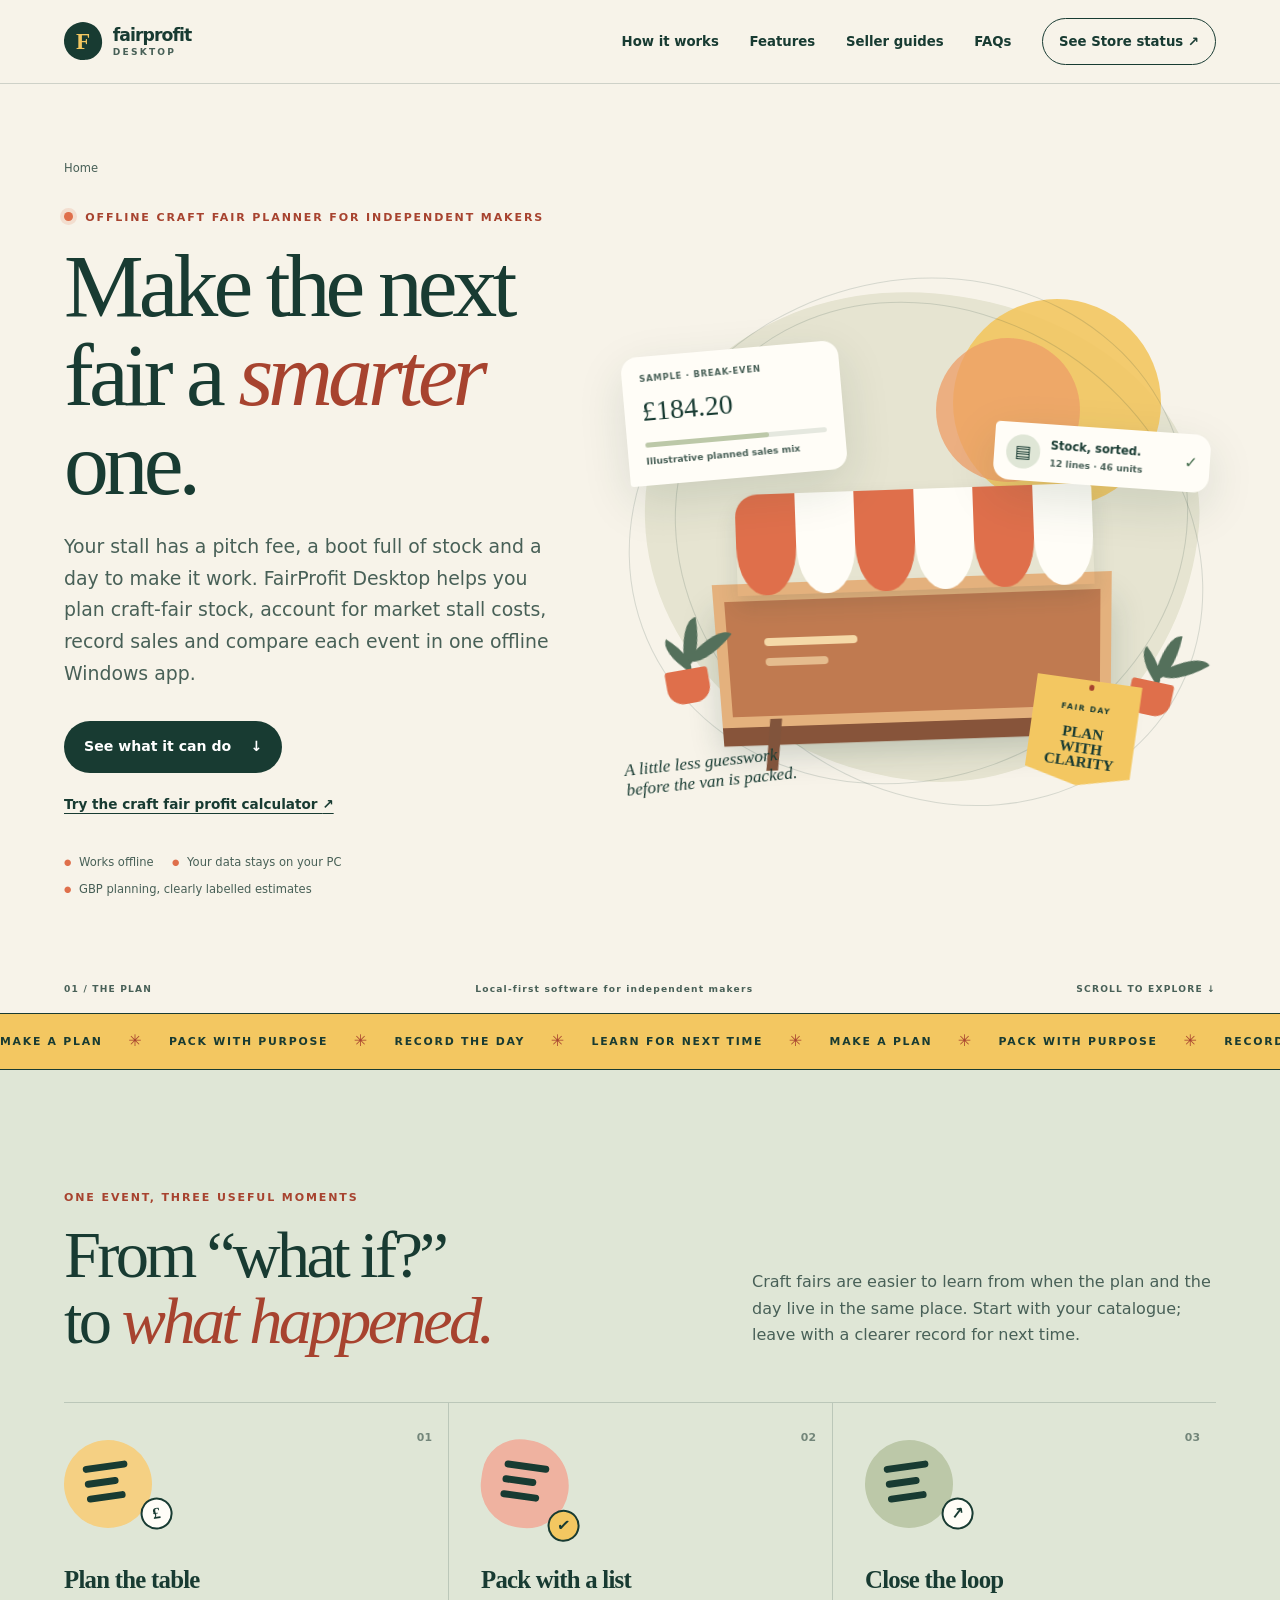
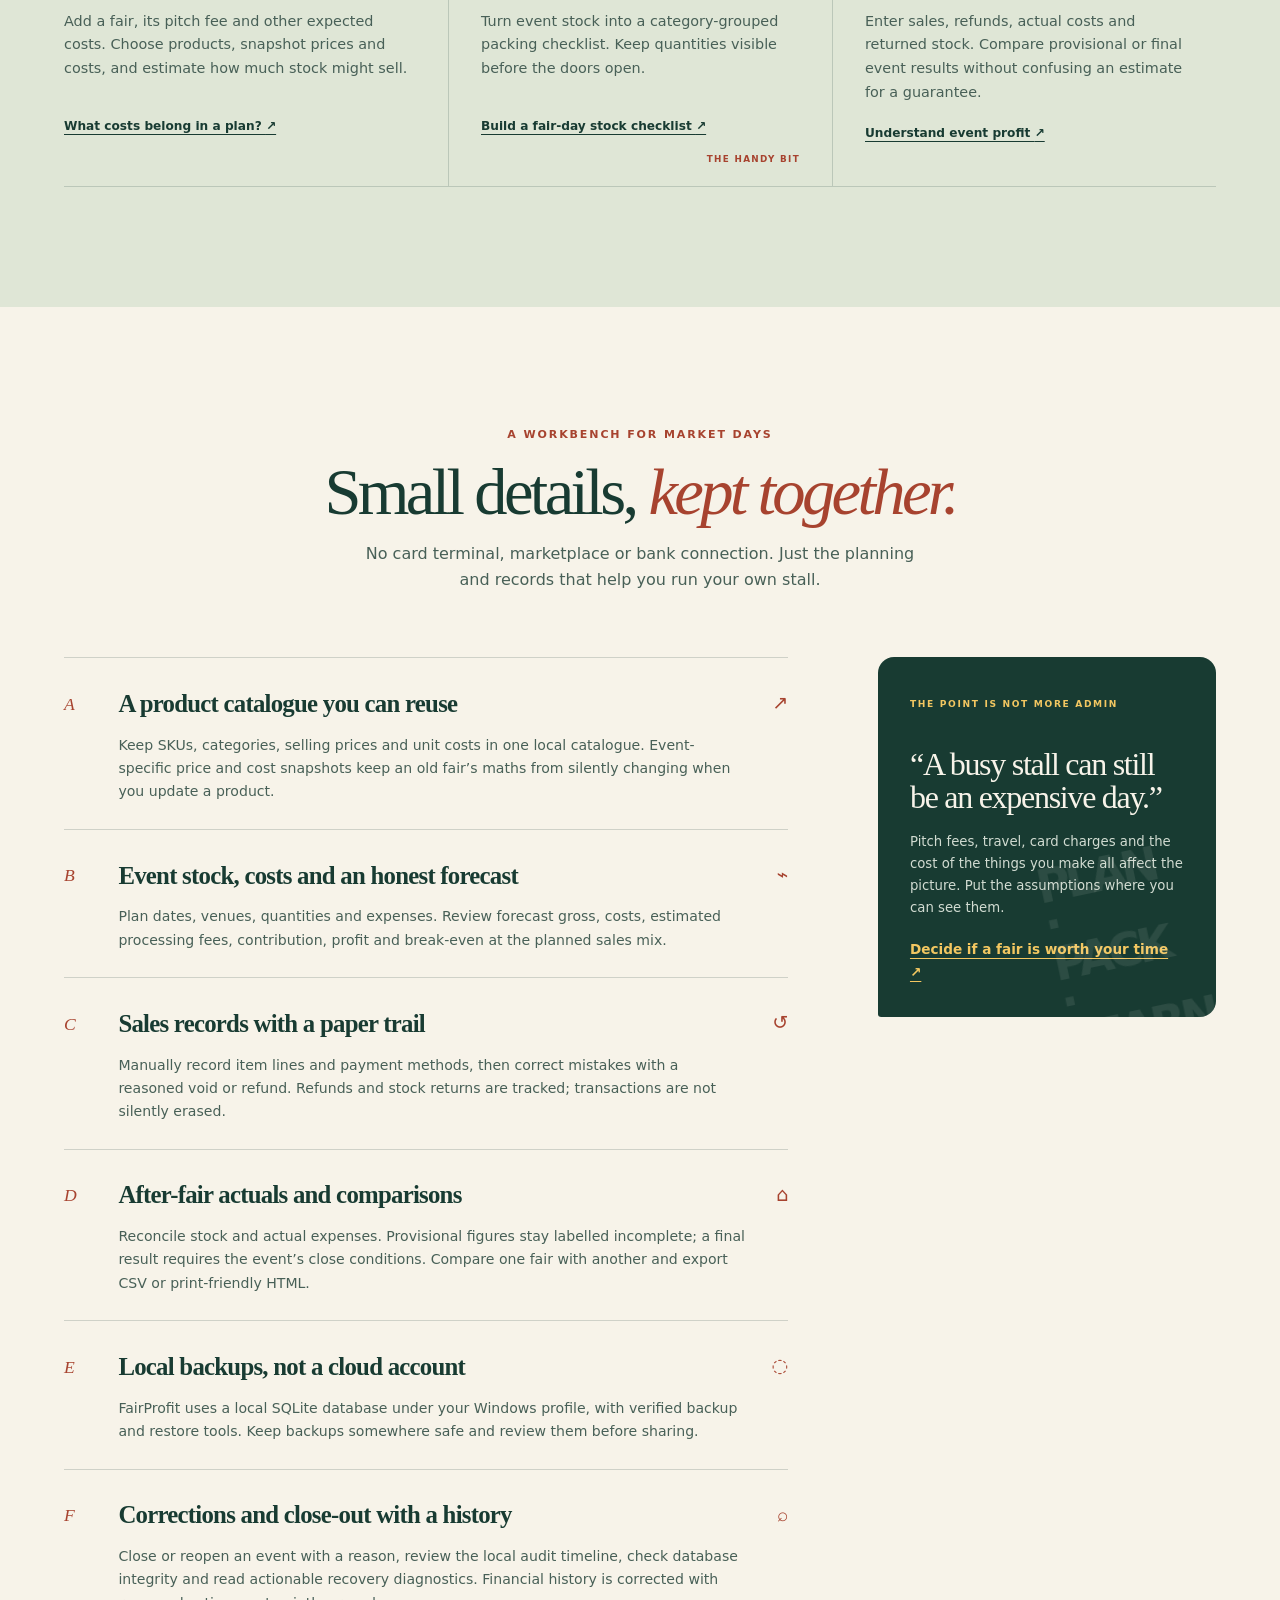
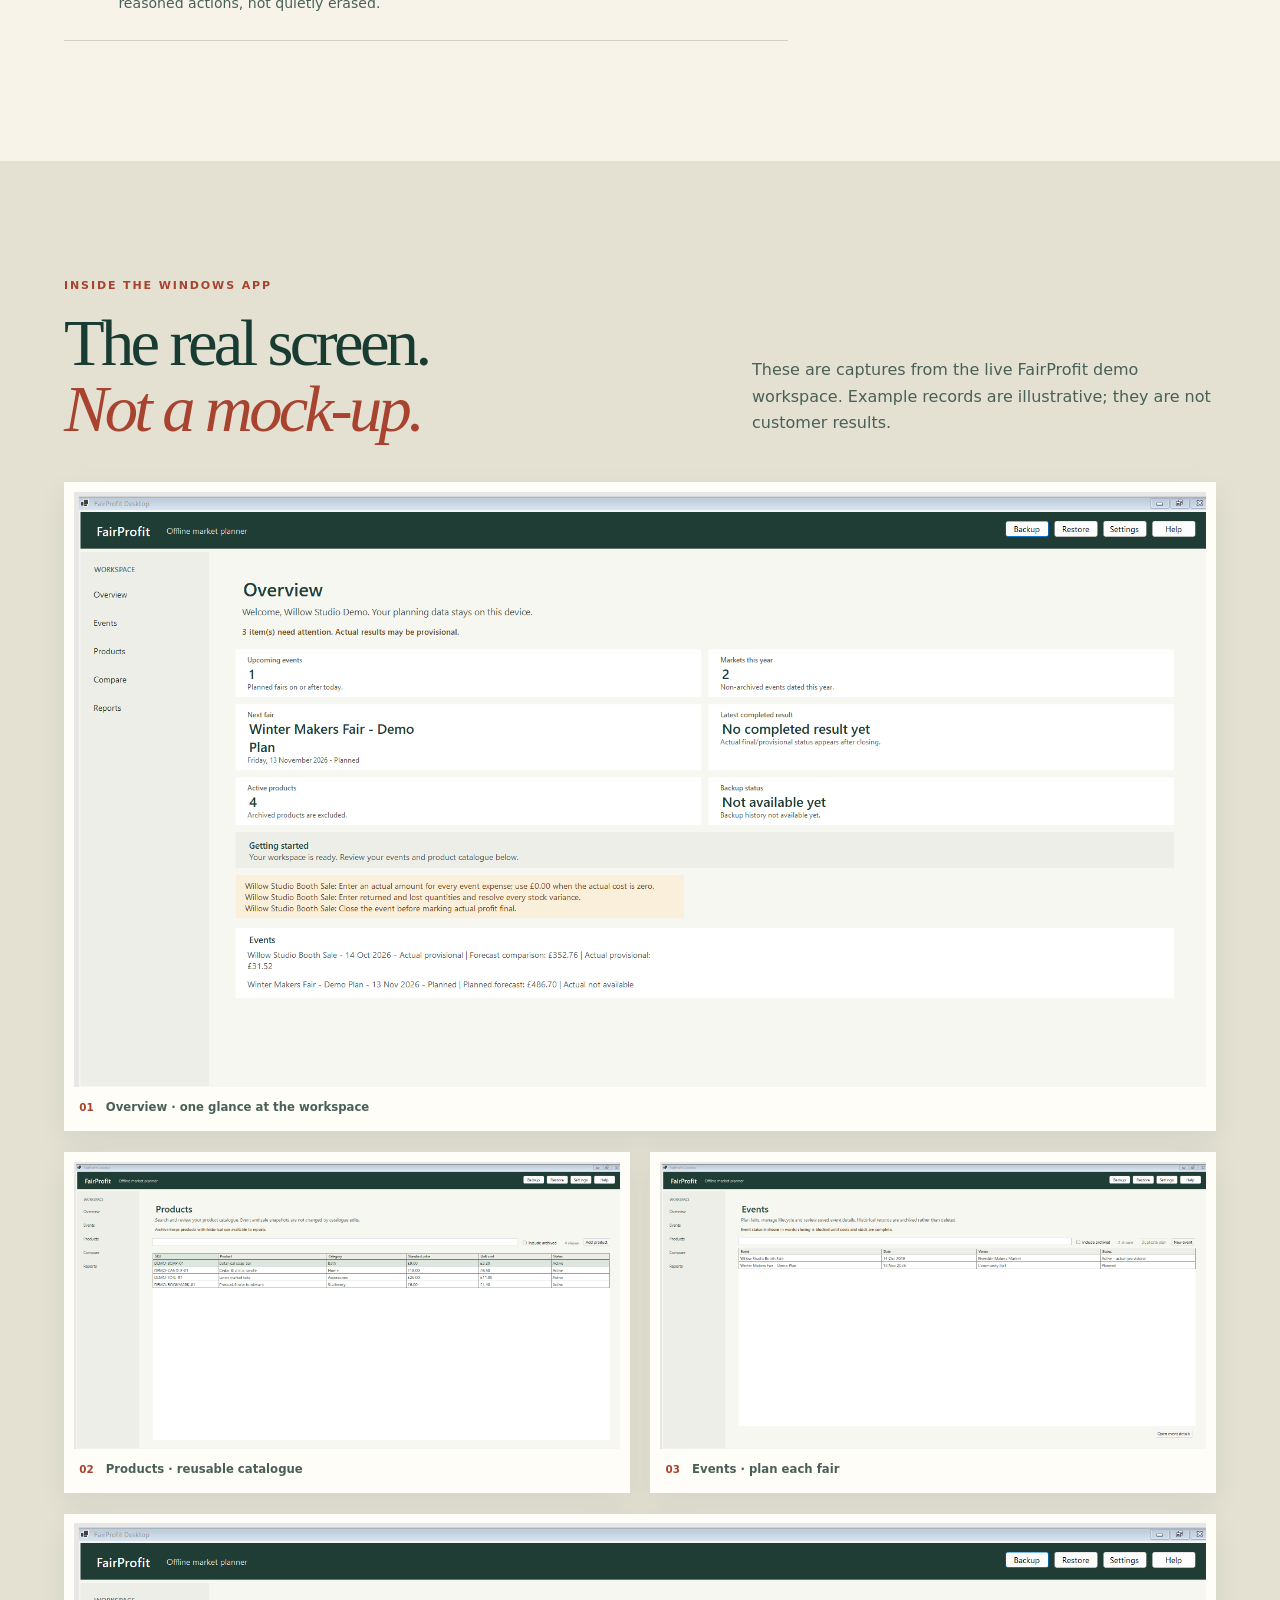
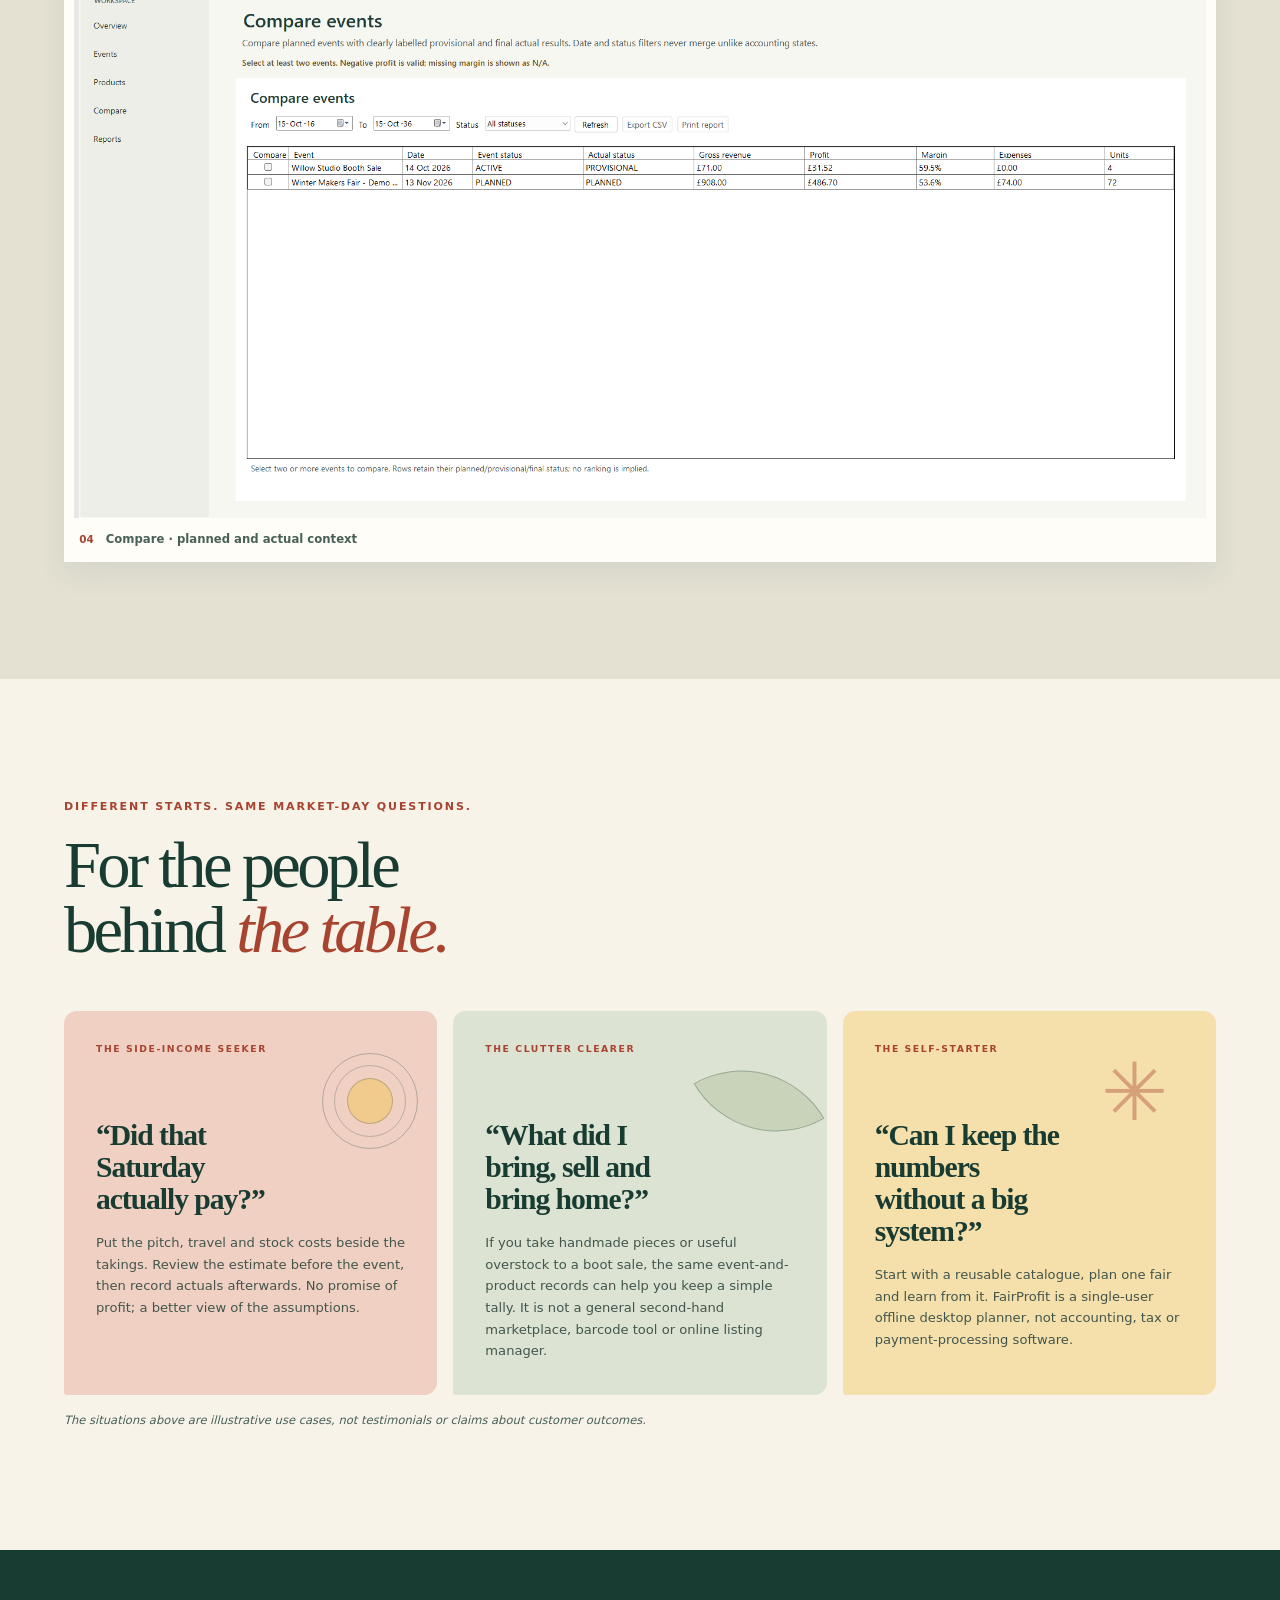
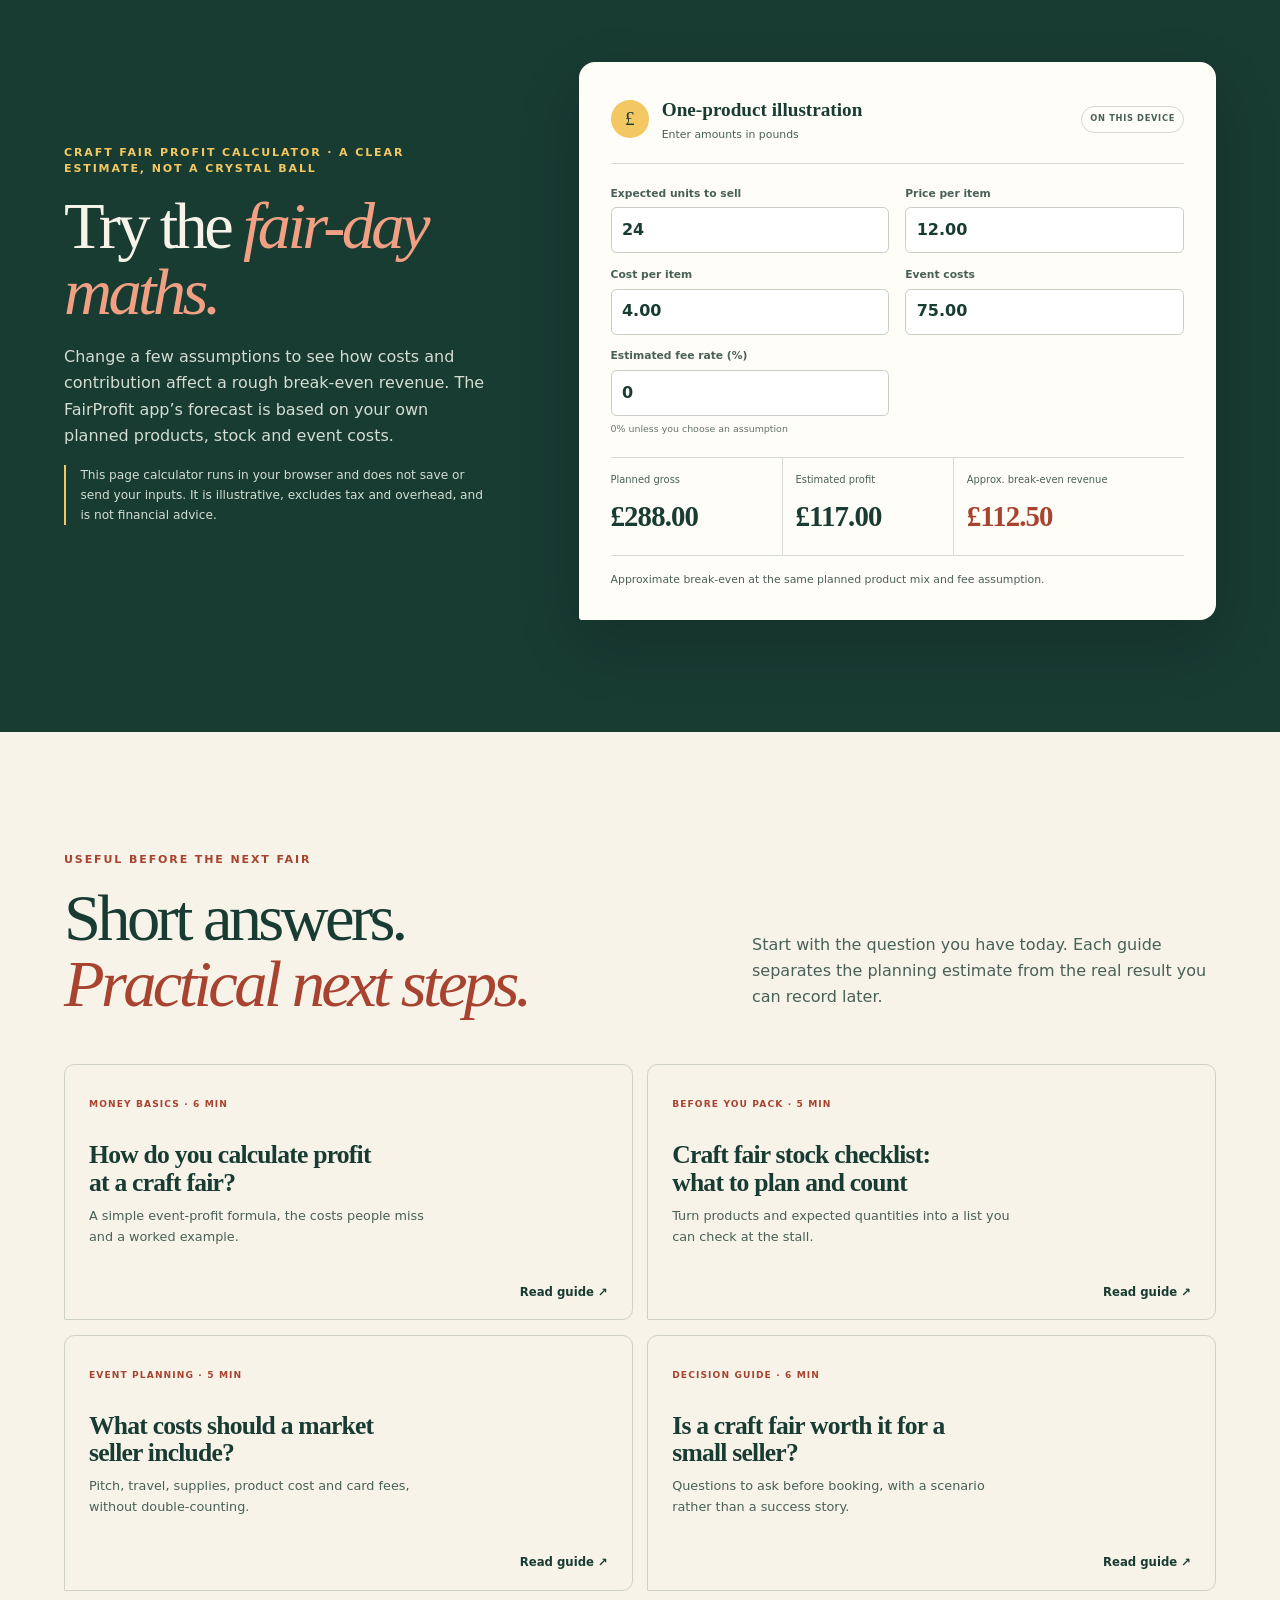
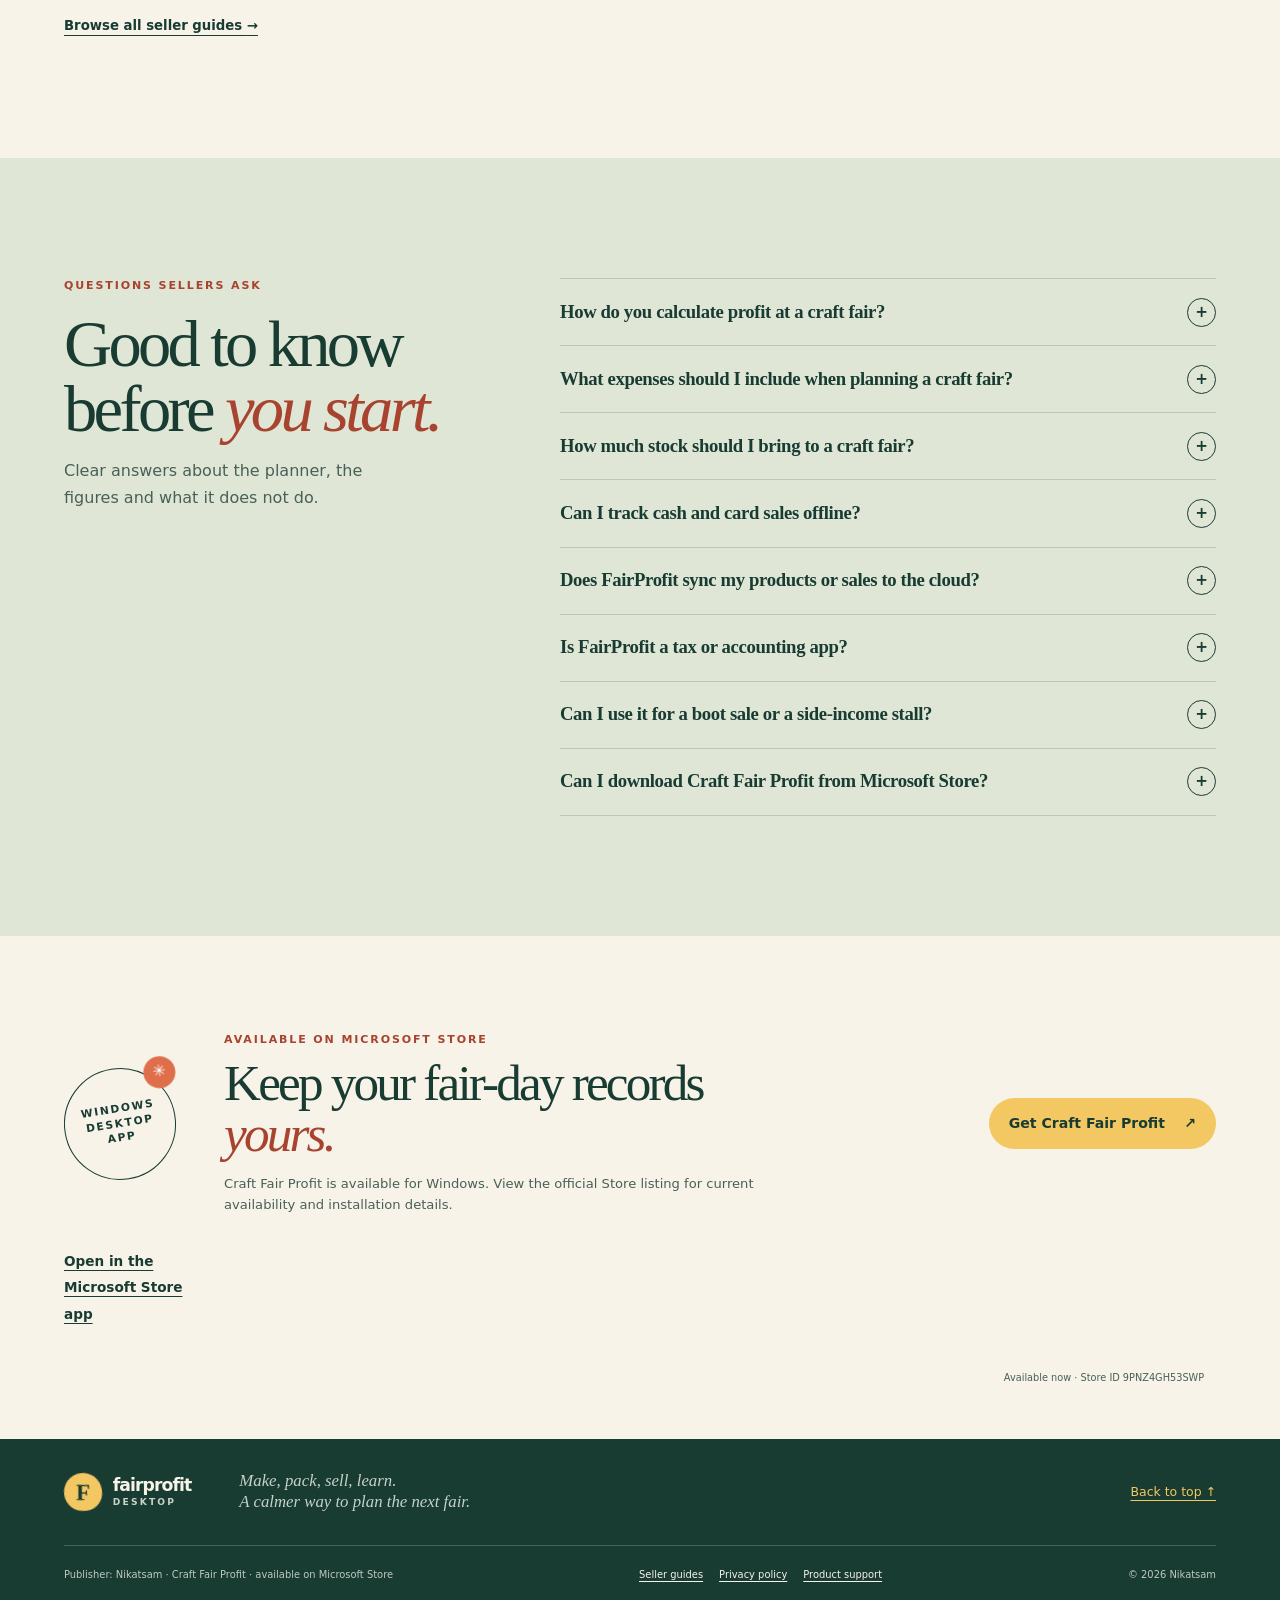
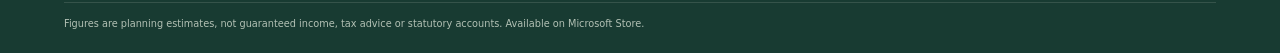
<file: index.html>
<!doctype html>
<html lang="en-GB">
<head>
<!-- ga:start -->
<!-- Google tag (gtag.js) -->
<script async src="https://www.googletagmanager.com/gtag/js?id=G-S093L3PEBR"></script>
<script>
  window.dataLayer = window.dataLayer || [];
  function gtag(){dataLayer.push(arguments);}
  gtag('js', new Date());

  gtag('config', 'G-S093L3PEBR');
</script>
<!-- ga:end -->
  <meta charset="utf-8">
  <meta name="viewport" content="width=device-width, initial-scale=1">
  <meta name="theme-color" content="#f7f3e9">
  <title>Craft Fair Profit Calculator &amp; Planner | FairProfit Desktop</title>
  <meta name="description" content="Offline craft fair planner and profit calculator for makers. Plan stock and market stall costs, estimate break-even, record sales and compare fair results.">
  <link rel="canonical" href="https://nikatsam.github.io/WINAPP_CraftFairProfit_WEBSITE/">
  <link rel="icon" href="favicon.svg" type="image/svg+xml">
  <link rel="stylesheet" href="styles.css">
  <meta property="og:type" content="website">
  <meta property="og:locale" content="en_GB">
  <meta property="og:site_name" content="FairProfit Desktop">
  <meta property="og:title" content="Craft Fair Profit Calculator &amp; Planner | FairProfit Desktop">
  <meta property="og:description" content="Plan craft fair stock and market stall costs, estimate break-even and record event results in an offline Windows app.">
  <meta property="og:url" content="https://nikatsam.github.io/WINAPP_CraftFairProfit_WEBSITE/">
  <meta property="og:image" content="https://nikatsam.github.io/WINAPP_CraftFairProfit_WEBSITE/assets/fairprofit-overview.png">
  <meta property="og:image:alt" content="FairProfit Desktop event overview with upcoming fairs and planning totals">
  <meta name="twitter:card" content="summary_large_image">
  <meta name="twitter:title" content="Craft Fair Profit Calculator &amp; Planner | FairProfit Desktop">
  <meta name="twitter:description" content="A calm offline craft fair planner for stock, market stall costs, sales and estimated results.">
  <meta name="twitter:image" content="https://nikatsam.github.io/WINAPP_CraftFairProfit_WEBSITE/assets/fairprofit-overview.png">
  <script type="application/ld+json">
  {
    "@context": "https://schema.org",
    "@graph": [
      {
        "@type": "WebSite",
        "@id": "https://nikatsam.github.io/WINAPP_CraftFairProfit_WEBSITE/#website",
        "url": "https://nikatsam.github.io/WINAPP_CraftFairProfit_WEBSITE/",
        "name": "Craft Fair Profit",
        "inLanguage": "en-GB"
      },
      {
        "@type": "SoftwareApplication",
        "@id": "https://nikatsam.github.io/WINAPP_CraftFairProfit_WEBSITE/#software",
        "name": "Craft Fair Profit",
        "applicationCategory": "BusinessApplication",
        "operatingSystem": "Windows 10, Windows 11",
        "publisher": {"@type":"Organization","name":"Nikatsam","url":"https://github.com/nikatsam"},
        "description": "An offline craft fair planner and profit calculator for product catalogues, event stock, market stall costs, sales, estimated break-even, reports and local backups.",
        "featureList": [
          "Product catalogue with SKUs, prices and unit costs",
          "Craft-fair event stock and expense planning",
          "Estimated break-even and forecast profit at planned sales mix",
          "Manual sales, payment-method recording, reasoned refunds and voids",
          "Stock reconciliation, packing checklists and event comparisons",
          "Local SQLite storage and verified local backup and restore"
        ],
        "softwareRequirements": "Windows 10 version 2004 or later, or Windows 11",
        "url": "https://nikatsam.github.io/WINAPP_CraftFairProfit_WEBSITE/",
        "installUrl": "https://apps.microsoft.com/detail/9PNZ4GH53SWP"
      }
    ]
  }
  </script>
</head>
<body>
  <a class="skip-link" href="#main">Skip to content</a>
  <header class="site-header">
    <a class="brand" href="./" aria-label="FairProfit Desktop home">
      <span class="brand-mark" aria-hidden="true"><span>F</span></span>
      <span class="brand-name">fairprofit<span>desktop</span></span>
    </a>
    <button class="menu-toggle" type="button" aria-expanded="false" aria-controls="primary-nav" aria-label="Open navigation"><span></span><span></span></button>
    <nav id="primary-nav" class="primary-nav" aria-label="Main navigation">
      <a href="#how-it-works">How it works</a>
      <a href="#features">Features</a>
      <a href="guides/">Seller guides</a>
      <a href="#questions">FAQs</a>
      <a class="nav-cta" href="#store">See Store status <span aria-hidden="true">↗</span></a>
    </nav>
  </header>

  <main id="main">
    <section class="hero section-wrap" aria-labelledby="hero-title">
      <div class="hero-copy">
        <nav class="breadcrumbs home-breadcrumbs" aria-label="Breadcrumb"><ol><li aria-current="page">Home</li></ol></nav>
        <p class="eyebrow"><span class="live-dot" aria-hidden="true"></span> Offline craft fair planner for independent makers</p>
        <h1 id="hero-title">Make the next fair a <em>smarter</em> one.</h1>
        <p class="hero-intro">Your stall has a pitch fee, a boot full of stock and a day to make it work. FairProfit Desktop helps you plan craft-fair stock, account for market stall costs, record sales and compare each event in one offline Windows app.</p>
        <div class="hero-actions">
          <a class="button button-dark" href="#features">See what it can do <span aria-hidden="true">↓</span></a>
          <a class="text-link" href="#calculator-title">Try the craft fair profit calculator <span aria-hidden="true">↗</span></a>
        </div>
        <ul class="hero-proof" aria-label="Product principles">
          <li><span aria-hidden="true">●</span> Works offline</li>
          <li><span aria-hidden="true">●</span> Your data stays on your PC</li>
          <li><span aria-hidden="true">●</span> GBP planning, clearly labelled estimates</li>
        </ul>
      </div>
      <div class="hero-art" aria-label="Illustration of event planning and a market stall">
        <div class="orbit orbit-one"></div><div class="orbit orbit-two"></div>
        <div class="sun-disc"></div>
        <div class="awning"><i></i><i></i><i></i><i></i><i></i><i></i></div>
        <div class="stall-counter"><span class="counter-line"></span><span class="counter-line short"></span><span class="counter-leg"></span><span class="counter-leg right"></span></div>
        <div class="plant plant-left"><b></b><b></b><b></b><span></span></div>
        <div class="plant plant-right"><b></b><b></b><b></b><span></span></div>
        <div class="float-card card-break"><span class="mini-label">SAMPLE · BREAK-EVEN</span><strong>£184.20</strong><span class="progress"><i></i></span><small>Illustrative planned sales mix</small></div>
        <div class="float-card card-stock"><span class="stack-icon" aria-hidden="true">▤</span><span><b>Stock, sorted.</b><small>12 lines · 46 units</small></span><span class="tick">✓</span></div>
        <div class="price-tag"><span>FAIR DAY</span><b>PLAN<br>WITH<br>CLARITY</b><i></i></div>
        <p class="art-note">A little less guesswork<br>before the van is packed.</p>
      </div>
      <div class="hero-bottom"><span>01 / THE PLAN</span><span>Local-first software for independent makers</span><span class="scroll-cue">SCROLL TO EXPLORE ↓</span></div>
    </section>

    <section class="ticker" aria-label="FairProfit planning steps"><div class="ticker-track" aria-hidden="true"><span>MAKE A PLAN</span><b>✳</b><span>PACK WITH PURPOSE</span><b>✳</b><span>RECORD THE DAY</span><b>✳</b><span>LEARN FOR NEXT TIME</span><b>✳</b><span>MAKE A PLAN</span><b>✳</b><span>PACK WITH PURPOSE</span><b>✳</b><span>RECORD THE DAY</span><b>✳</b><span>LEARN FOR NEXT TIME</span><b>✳</b></div></section>

    <section id="how-it-works" class="section-wrap section-light process-section">
      <div class="section-heading split-heading">
        <div><p class="eyebrow">One event, three useful moments</p><h2>From “what if?”<br>to <em>what happened.</em></h2></div>
        <p>Craft fairs are easier to learn from when the plan and the day live in the same place. Start with your catalogue; leave with a clearer record for next time.</p>
      </div>
      <div class="process-grid">
        <article class="process-card"><span class="process-number">01</span><div class="process-doodle doodle-plan" aria-hidden="true"><i></i><i></i><i></i><b>£</b></div><h3>Plan the table</h3><p>Add a fair, its pitch fee and other expected costs. Choose products, snapshot prices and costs, and estimate how much stock might sell.</p><a href="guides/craft-fair-costs.html">What costs belong in a plan? <span aria-hidden="true">↗</span></a></article>
        <article class="process-card process-featured"><span class="process-number">02</span><div class="process-doodle doodle-pack" aria-hidden="true"><i></i><i></i><i></i><b>✓</b></div><h3>Pack with a list</h3><p>Turn event stock into a category-grouped packing checklist. Keep quantities visible before the doors open.</p><a href="guides/craft-fair-inventory-checklist.html">Build a fair-day stock checklist <span aria-hidden="true">↗</span></a></article>
        <article class="process-card"><span class="process-number">03</span><div class="process-doodle doodle-learn" aria-hidden="true"><i></i><i></i><i></i><b>↗</b></div><h3>Close the loop</h3><p>Enter sales, refunds, actual costs and returned stock. Compare provisional or final event results without confusing an estimate for a guarantee.</p><a href="guides/craft-fair-profit.html">Understand event profit <span aria-hidden="true">↗</span></a></article>
      </div>
    </section>

    <section id="features" class="section-wrap feature-section">
      <div class="section-heading centered-heading"><p class="eyebrow">A workbench for market days</p><h2>Small details, <em>kept together.</em></h2><p>No card terminal, marketplace or bank connection. Just the planning and records that help you run your own stall.</p></div>
      <div class="feature-layout">
        <div class="feature-list">
          <article class="feature-row"><span class="feature-index">A</span><div><h3>A product catalogue you can reuse</h3><p>Keep SKUs, categories, selling prices and unit costs in one local catalogue. Event-specific price and cost snapshots keep an old fair’s maths from silently changing when you update a product.</p></div><span class="feature-mark" aria-hidden="true">↗</span></article>
          <article class="feature-row"><span class="feature-index">B</span><div><h3>Event stock, costs and an honest forecast</h3><p>Plan dates, venues, quantities and expenses. Review forecast gross, costs, estimated processing fees, contribution, profit and break-even at the planned sales mix.</p></div><span class="feature-mark" aria-hidden="true">⌁</span></article>
          <article class="feature-row"><span class="feature-index">C</span><div><h3>Sales records with a paper trail</h3><p>Manually record item lines and payment methods, then correct mistakes with a reasoned void or refund. Refunds and stock returns are tracked; transactions are not silently erased.</p></div><span class="feature-mark" aria-hidden="true">↺</span></article>
          <article class="feature-row"><span class="feature-index">D</span><div><h3>After-fair actuals and comparisons</h3><p>Reconcile stock and actual expenses. Provisional figures stay labelled incomplete; a final result requires the event’s close conditions. Compare one fair with another and export CSV or print-friendly HTML.</p></div><span class="feature-mark" aria-hidden="true">⌂</span></article>
          <article class="feature-row"><span class="feature-index">E</span><div><h3>Local backups, not a cloud account</h3><p>FairProfit uses a local SQLite database under your Windows profile, with verified backup and restore tools. Keep backups somewhere safe and review them before sharing.</p></div><span class="feature-mark" aria-hidden="true">◌</span></article>
          <article class="feature-row"><span class="feature-index">F</span><div><h3>Corrections and close-out with a history</h3><p>Close or reopen an event with a reason, review the local audit timeline, check database integrity and read actionable recovery diagnostics. Financial history is corrected with reasoned actions, not quietly erased.</p></div><span class="feature-mark" aria-hidden="true">⌕</span></article>
        </div>
        <aside class="feature-aside"><span class="aside-kicker">THE POINT IS NOT MORE ADMIN</span><blockquote>“A busy stall can still be an expensive day.”</blockquote><p>Pitch fees, travel, card charges and the cost of the things you make all affect the picture. Put the assumptions where you can see them.</p><a class="text-link" href="guides/is-a-craft-fair-worth-it.html">Decide if a fair is worth your time <span aria-hidden="true">↗</span></a><div class="aside-stamp">PLAN<br>·<br>PACK<br>·<br>LEARN</div></aside>
      </div>
    </section>

    <section class="screens-section" aria-labelledby="screens-title">
      <div class="section-wrap">
        <div class="section-heading split-heading screens-heading"><div><p class="eyebrow">Inside the Windows app</p><h2 id="screens-title">The real screen.<br><em>Not a mock-up.</em></h2></div><p>These are captures from the live FairProfit demo workspace. Example records are illustrative; they are not customer results.</p></div>
        <div class="screenshot-grid">
          <figure class="screenshot screenshot-large"><img src="assets/fairprofit-overview.png" width="1920" height="1009" loading="lazy" alt="FairProfit Desktop overview screen showing a demo business, event counts and planned figures"><figcaption><span>01</span> Overview · one glance at the workspace</figcaption></figure>
          <figure class="screenshot"><img src="assets/02-products.png" width="1920" height="1009" loading="lazy" alt="FairProfit Desktop product catalogue with sample items, prices, costs and categories"><figcaption><span>02</span> Products · reusable catalogue</figcaption></figure>
          <figure class="screenshot"><img src="assets/03-events.png" width="1920" height="1009" loading="lazy" alt="FairProfit Desktop events list with sample planned and active craft fairs"><figcaption><span>03</span> Events · plan each fair</figcaption></figure>
          <figure class="screenshot screenshot-wide"><img src="assets/04-event-comparison.png" width="1920" height="1009" loading="lazy" alt="FairProfit Desktop event comparison with sample provisional and planned event results"><figcaption><span>04</span> Compare · planned and actual context</figcaption></figure>
        </div>
      </div>
    </section>

    <section class="section-wrap people-section">
      <div class="section-heading"><p class="eyebrow">Different starts. Same market-day questions.</p><h2>For the people<br>behind <em>the table.</em></h2></div>
      <div class="people-grid">
        <article class="people-card people-coral"><span class="people-shape shape-sun" aria-hidden="true"></span><p class="eyebrow">THE SIDE-INCOME SEEKER</p><h3>“Did that Saturday actually pay?”</h3><p>Put the pitch, travel and stock costs beside the takings. Review the estimate before the event, then record actuals afterwards. No promise of profit; a better view of the assumptions.</p></article>
        <article class="people-card people-sage"><span class="people-shape shape-leaf" aria-hidden="true"></span><p class="eyebrow">THE CLUTTER CLEARER</p><h3>“What did I bring, sell and bring home?”</h3><p>If you take handmade pieces or useful overstock to a boot sale, the same event-and-product records can help you keep a simple tally. It is not a general second-hand marketplace, barcode tool or online listing manager.</p></article>
        <article class="people-card people-yellow"><span class="people-shape shape-star" aria-hidden="true">✳</span><p class="eyebrow">THE SELF-STARTER</p><h3>“Can I keep the numbers without a big system?”</h3><p>Start with a reusable catalogue, plan one fair and learn from it. FairProfit is a single-user offline desktop planner, not accounting, tax or payment-processing software.</p></article>
      </div>
      <p class="scenario-note">The situations above are illustrative use cases, not testimonials or claims about customer outcomes.</p>
    </section>

    <section class="calculator-section" aria-labelledby="calculator-title">
      <div class="section-wrap calculator-layout">
        <div class="calculator-copy"><p class="eyebrow">Craft fair profit calculator · a clear estimate, not a crystal ball</p><h2 id="calculator-title">Try the <em>fair-day maths.</em></h2><p>Change a few assumptions to see how costs and contribution affect a rough break-even revenue. The FairProfit app’s forecast is based on your own planned products, stock and event costs.</p><p class="calculator-note">This page calculator runs in your browser and does not save or send your inputs. It is illustrative, excludes tax and overhead, and is not financial advice.</p></div>
        <form class="mini-calculator" id="mini-calculator">
          <div class="calc-heading"><span class="calc-icon" aria-hidden="true">£</span><span><b>One-product illustration</b><small>Enter amounts in pounds</small></span><span class="calc-local">ON THIS DEVICE</span></div>
          <div class="calc-fields">
            <label>Expected units to sell<input name="units" type="number" min="0" max="100000" step="1" value="24" inputmode="numeric"></label>
            <label>Price per item<input name="price" type="number" min="0" max="100000" step="0.01" value="12.00" inputmode="decimal"></label>
            <label>Cost per item<input name="cost" type="number" min="0" max="100000" step="0.01" value="4.00" inputmode="decimal"></label>
            <label>Event costs<input name="expenses" type="number" min="0" max="1000000" step="0.01" value="75.00" inputmode="decimal"></label>
            <label class="fee-field">Estimated fee rate (%)<input name="fee" type="number" min="0" max="100" step="0.1" value="0" inputmode="decimal"><small>0% unless you choose an assumption</small></label>
          </div>
          <div class="calc-results" aria-live="polite" aria-atomic="true">
            <div><span>Planned gross</span><b id="calc-gross">£288.00</b></div>
            <div><span>Estimated profit</span><b id="calc-profit">£117.00</b></div>
            <div class="result-break"><span>Approx. break-even revenue</span><b id="calc-break">£112.50</b></div>
          </div>
          <p class="calc-footnote" id="calc-message">At this planned mix, contribution is positive before event costs.</p>
        </form>
      </div>
    </section>

    <section class="section-wrap guides-section">
      <div class="section-heading split-heading"><div><p class="eyebrow">Useful before the next fair</p><h2>Short answers.<br><em>Practical next steps.</em></h2></div><p>Start with the question you have today. Each guide separates the planning estimate from the real result you can record later.</p></div>
      <div class="guide-cards">
        <a class="guide-card" href="guides/craft-fair-profit.html"><span class="guide-tag">MONEY BASICS · 6 MIN</span><h3>How do you calculate profit at a craft fair?</h3><p>A simple event-profit formula, the costs people miss and a worked example.</p><span class="guide-arrow">Read guide ↗</span></a>
        <a class="guide-card" href="guides/craft-fair-inventory-checklist.html"><span class="guide-tag">BEFORE YOU PACK · 5 MIN</span><h3>Craft fair stock checklist: what to plan and count</h3><p>Turn products and expected quantities into a list you can check at the stall.</p><span class="guide-arrow">Read guide ↗</span></a>
        <a class="guide-card" href="guides/craft-fair-costs.html"><span class="guide-tag">EVENT PLANNING · 5 MIN</span><h3>What costs should a market seller include?</h3><p>Pitch, travel, supplies, product cost and card fees, without double-counting.</p><span class="guide-arrow">Read guide ↗</span></a>
        <a class="guide-card" href="guides/is-a-craft-fair-worth-it.html"><span class="guide-tag">DECISION GUIDE · 6 MIN</span><h3>Is a craft fair worth it for a small seller?</h3><p>Questions to ask before booking, with a scenario rather than a success story.</p><span class="guide-arrow">Read guide ↗</span></a>
      </div>
      <a class="all-guides" href="guides/">Browse all seller guides <span aria-hidden="true">→</span></a>
    </section>

    <section id="questions" class="faq-section">
      <div class="section-wrap faq-layout">
        <div class="faq-intro"><p class="eyebrow">Questions sellers ask</p><h2>Good to know<br>before <em>you start.</em></h2><p>Clear answers about the planner, the figures and what it does not do.</p></div>
        <div class="faq-list">
          <details><summary>How do you calculate profit at a craft fair?</summary><p>For a useful operating estimate, start with sales less discounts and refunds, then subtract the cost of the products sold, recorded payment-processing fees and known event expenses. FairProfit also separates an incomplete provisional result from a final result after the event’s close checks. This is not a statutory accounting figure.</p></details>
          <details><summary>What expenses should I include when planning a craft fair?</summary><p>Start with the pitch fee, travel and parking, accommodation if relevant, packaging or event supplies, and other costs you expect to pay for that event. Keep unit product costs in the product-cost calculation; do not count them again as event expenses. Add actual amounts after the fair when you know them.</p></details>
          <details><summary>How much stock should I bring to a craft fair?</summary><p>There is no universal number. Consider the fair’s length, your past sales, product price points, display space and how quickly you can restock. Plan expected units by product, keep the quantity brought visible, and reconcile what sold or came home. FairProfit provides a checklist; it does not predict demand.</p></details>
          <details><summary>Can I track cash and card sales offline?</summary><p>You can manually record sales and select a payment method without an internet connection. FairProfit does not take payments, connect to a card terminal, import bank transactions or calculate an unknown card fee for you. Enter the actual fee if you know it.</p></details>
          <details><summary>Does FairProfit sync my products or sales to the cloud?</summary><p>No cloud sync or sign-in is provided. Business records are stored in a local SQLite database under your Windows profile. Make a verified backup and protect any backup file as carefully as the original.</p></details>
          <details><summary>Is FairProfit a tax or accounting app?</summary><p>No. It is an event-planning and operational profit-estimating tool. Its figures exclude VAT, owner payroll, overhead and costs you have not entered. It does not replace tax advice, statutory accounts or accounting software.</p></details>
          <details><summary>Can I use it for a boot sale or a side-income stall?</summary><p>The app is designed for independent craft-fair sellers, but its catalogue and event records can also help a small seller tally handmade items or overstock at a local sale. It is not a marketplace, auction, online listing or general household decluttering app.</p></details>
          <details><summary>Can I download Craft Fair Profit from Microsoft Store?</summary><p>Yes. Craft Fair Profit is available from Microsoft Store. <a href="https://apps.microsoft.com/detail/9PNZ4GH53SWP">Open the Craft Fair Profit Store listing</a> or use the Microsoft Store button below.</p></details>
        </div>
      </div>
      <script type="application/ld+json">
      {
        "@context": "https://schema.org",
        "@type": "FAQPage",
        "mainEntity": [
          {"@type":"Question","name":"How do you calculate profit at a craft fair?","acceptedAnswer":{"@type":"Answer","text":"For a useful operating estimate, start with sales less discounts and refunds, then subtract the cost of products sold, recorded processing fees and known event expenses. FairProfit distinguishes incomplete provisional results from final results after close checks. It is not statutory accounting."}},
          {"@type":"Question","name":"What expenses should I include when planning a craft fair?","acceptedAnswer":{"@type":"Answer","text":"Consider pitch fees, travel, parking, accommodation if relevant, event supplies and other event costs. Keep product unit costs in the product-cost calculation and do not count them again as event expenses."}},
          {"@type":"Question","name":"How much stock should I bring to a craft fair?","acceptedAnswer":{"@type":"Answer","text":"There is no universal number. Consider event length, past sales, product price points, display space and restocking. Plan expected units by product and reconcile what sold or came home. FairProfit provides a checklist but does not predict demand."}},
          {"@type":"Question","name":"Can I track cash and card sales offline?","acceptedAnswer":{"@type":"Answer","text":"You can manually record sales and select a payment method without internet. FairProfit does not take payments, connect to a card terminal or import bank transactions."}},
          {"@type":"Question","name":"Does FairProfit sync my products or sales to the cloud?","acceptedAnswer":{"@type":"Answer","text":"No cloud sync or sign-in is provided. Business records are stored in a local SQLite database under your Windows profile."}},
          {"@type":"Question","name":"Is FairProfit a tax or accounting app?","acceptedAnswer":{"@type":"Answer","text":"No. FairProfit is an event-planning and operational profit-estimating tool. It does not replace tax advice, statutory accounts or accounting software."}},
          {"@type":"Question","name":"Can I use it for a boot sale or a side-income stall?","acceptedAnswer":{"@type":"Answer","text":"FairProfit is designed for craft-fair sellers. Its product and event records may suit a small seller tallying handmade items or overstock at a local sale, but it is not a second-hand marketplace, auction or online listing manager."}},
          {"@type":"Question","name":"Can I download Craft Fair Profit from Microsoft Store?","acceptedAnswer":{"@type":"Answer","text":"Yes. Craft Fair Profit is available from Microsoft Store."}}
        ]
      }
      </script>
    </section>

    <section id="store" class="store-section section-wrap">
      <div class="store-seal" aria-hidden="true"><span>WINDOWS<br>DESKTOP<br>APP</span><b>✳</b></div>
      <div class="store-copy"><p class="eyebrow">Available on Microsoft Store</p><h2>Keep your fair-day records <em>yours.</em></h2><p>Craft Fair Profit is available for Windows. View the official Store listing for current availability and installation details.</p></div>
      <a class="button button-store" href="https://apps.microsoft.com/detail/9PNZ4GH53SWP" target="_blank" rel="noopener noreferrer" aria-describedby="store-status">Get Craft Fair Profit <span aria-hidden="true">↗</span></a>
      <p id="store-status" class="store-status">Available now · Store ID 9PNZ4GH53SWP</p>
      <p><a class="text-link" href="ms-windows-store://pdp/?productid=9PNZ4GH53SWP">Open in the Microsoft Store app</a></p>
    </section>
  </main>

  <footer class="site-footer">
    <div class="footer-top"><a class="brand brand-footer" href="./"><span class="brand-mark" aria-hidden="true"><span>F</span></span><span class="brand-name">fairprofit<span>desktop</span></span></a><p>Make, pack, sell, learn.<br>A calmer way to plan the next fair.</p><a class="back-top" href="#main">Back to top ↑</a></div>
    <div class="footer-bottom"><span>Publisher: Nikatsam · Craft Fair Profit · available on Microsoft Store</span><nav aria-label="Footer"><a href="guides/">Seller guides</a><a href="privacy.html">Privacy policy</a><a href="https://github.com/nikatsam/WINAPP_CraftFairProfit_WEBSITE/issues">Product support</a></nav><span>© 2026 Nikatsam</span></div>
    <p class="footer-disclaimer">Figures are planning estimates, not guaranteed income, tax advice or statutory accounts. Available on Microsoft Store.</p>
  </footer>
  <script src="script.js" defer></script>
</body>
</html>
</file>
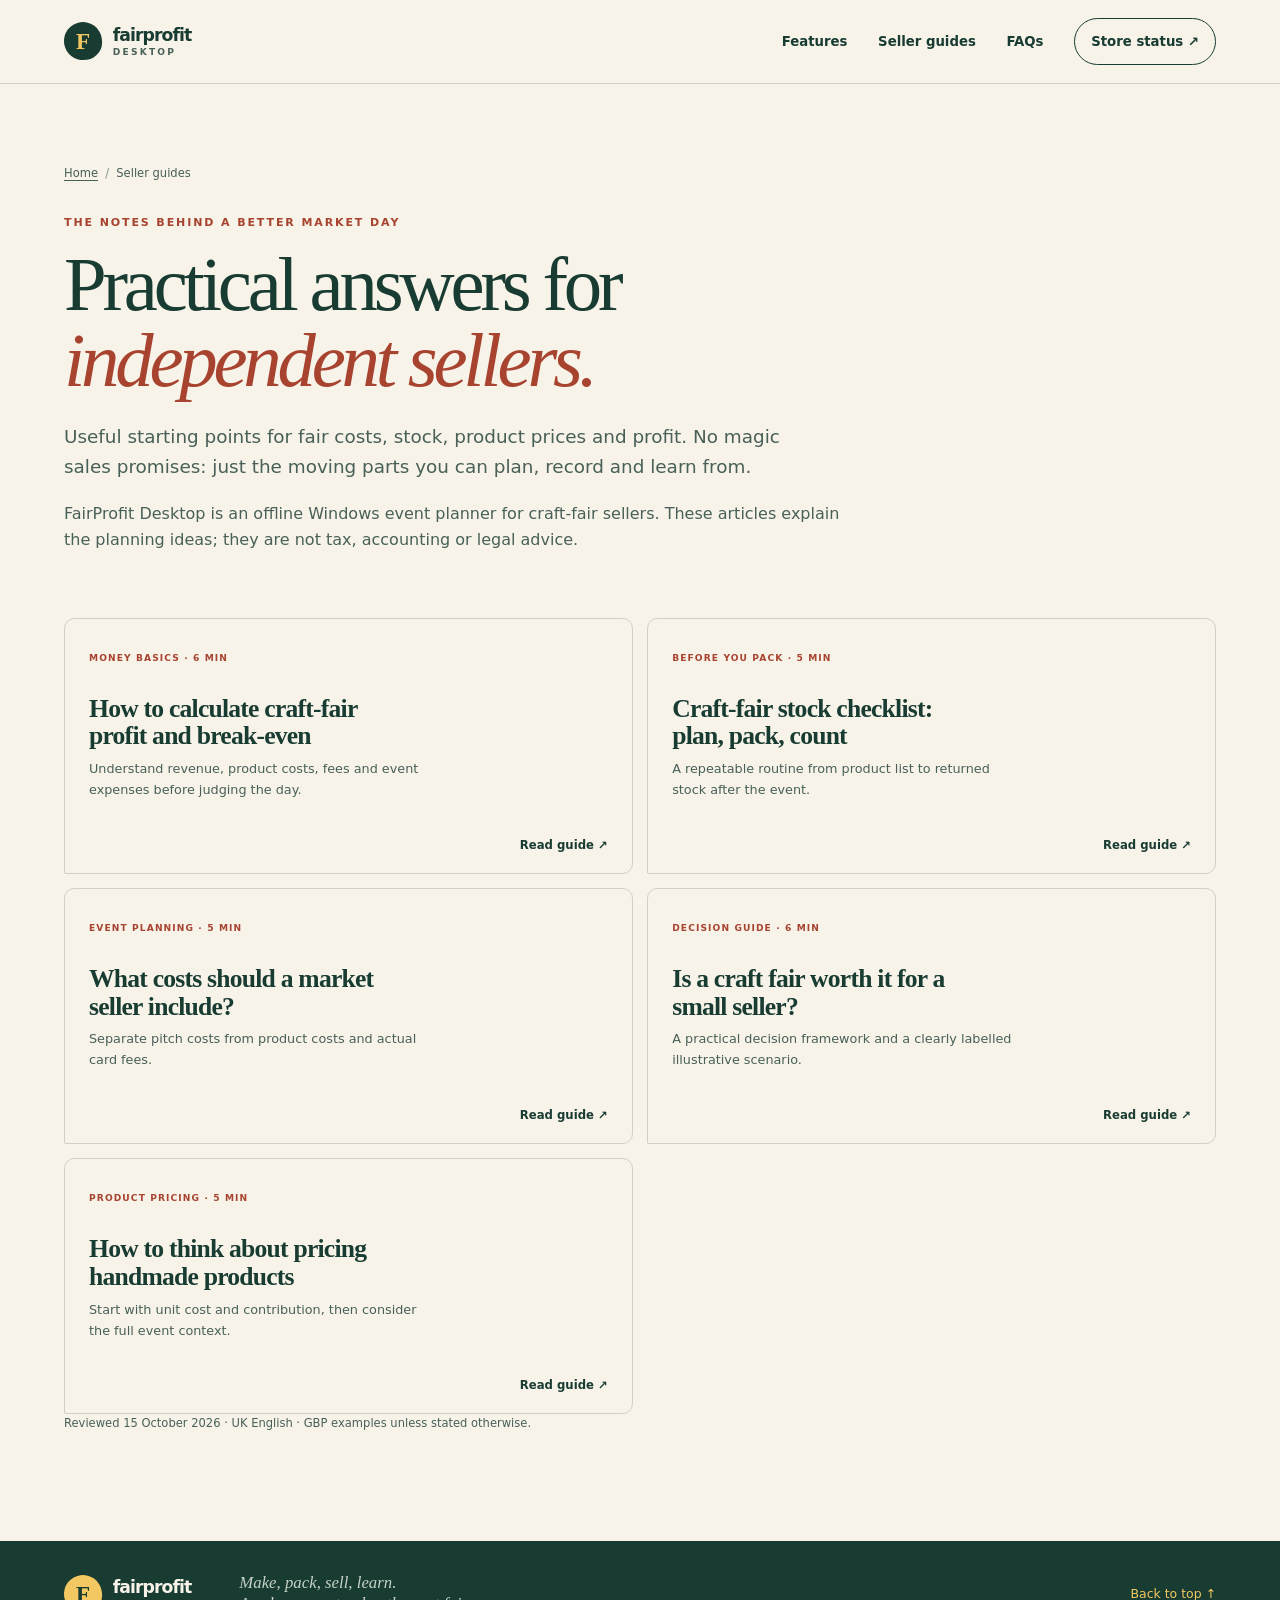
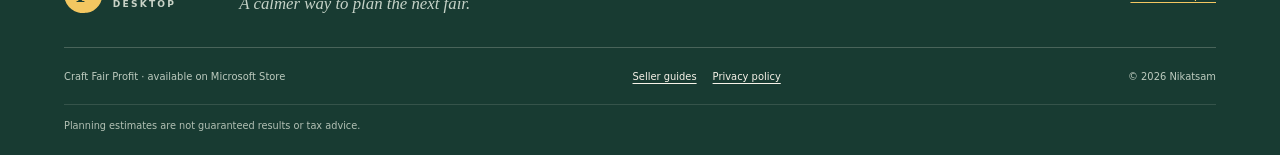
<file: guides/index.html>
<!doctype html>
<html lang="en-GB">
<head>
<!-- ga:start -->
<!-- Google tag (gtag.js) -->
<script async src="https://www.googletagmanager.com/gtag/js?id=G-S093L3PEBR"></script>
<script>
  window.dataLayer = window.dataLayer || [];
  function gtag(){dataLayer.push(arguments);}
  gtag('js', new Date());

  gtag('config', 'G-S093L3PEBR');
</script>
<!-- ga:end -->
  <meta charset="utf-8">
  <meta name="viewport" content="width=device-width, initial-scale=1">
  <meta name="theme-color" content="#f7f3e9">
  <title>Craft Fair Guides: Profit, Stock and Costs | FairProfit Desktop</title>
  <meta name="description" content="Practical craft fair guides for profit estimates, stock checklists, market stall costs, handmade pricing and deciding whether to book a fair.">
  <link rel="canonical" href="https://nikatsam.github.io/WINAPP_CraftFairProfit_WEBSITE/guides/">
  <link rel="icon" href="../favicon.svg" type="image/svg+xml">
  <link rel="stylesheet" href="../styles.css">
  <meta property="og:type" content="website">
   <meta property="og:title" content="Craft Fair Guides: Profit, Stock and Costs | FairProfit Desktop">
   <meta property="og:description" content="Straightforward answers for craft fair stock checklists, market stall costs, handmade prices and event profit estimates.">
  <meta property="og:url" content="https://nikatsam.github.io/WINAPP_CraftFairProfit_WEBSITE/guides/">
  <script type="application/ld+json">
  {"@context":"https://schema.org","@type":"BreadcrumbList","itemListElement":[{"@type":"ListItem","position":1,"name":"Home","item":"https://nikatsam.github.io/WINAPP_CraftFairProfit_WEBSITE/"},{"@type":"ListItem","position":2,"name":"Seller guides","item":"https://nikatsam.github.io/WINAPP_CraftFairProfit_WEBSITE/guides/"}]}
  </script>
</head>
<body>
  <a class="skip-link" href="#main">Skip to content</a>
  <header class="site-header">
    <a class="brand" href="../" aria-label="FairProfit Desktop home"><span class="brand-mark" aria-hidden="true"><span>F</span></span><span class="brand-name">fairprofit<span>desktop</span></span></a>
    <button class="menu-toggle" type="button" aria-expanded="false" aria-controls="primary-nav" aria-label="Open navigation"><span></span><span></span></button>
    <nav id="primary-nav" class="primary-nav" aria-label="Main navigation"><a href="../#features">Features</a><a href="./" aria-current="page">Seller guides</a><a href="../#questions">FAQs</a><a class="nav-cta" href="../#store">Store status <span aria-hidden="true">↗</span></a></nav>
  </header>
  <main id="main" class="section-wrap guide-page guide-hub">
    <header class="guide-hero">
      <nav class="breadcrumbs" aria-label="Breadcrumb"><ol><li><a href="../">Home</a></li><li aria-current="page">Seller guides</li></ol></nav>
      <p class="eyebrow">The notes behind a better market day</p>
      <h1>Practical answers for <em>independent sellers.</em></h1>
      <p class="guide-dek">Useful starting points for fair costs, stock, product prices and profit. No magic sales promises: just the moving parts you can plan, record and learn from.</p>
      <p class="hub-note">FairProfit Desktop is an offline Windows event planner for craft-fair sellers. These articles explain the planning ideas; they are not tax, accounting or legal advice.</p>
    </header>
    <section aria-label="Seller guide articles">
      <div class="guide-cards">
        <a class="guide-card" href="craft-fair-profit.html"><span class="guide-tag">MONEY BASICS · 6 MIN</span><h3>How to calculate craft-fair profit and break-even</h3><p>Understand revenue, product costs, fees and event expenses before judging the day.</p><span class="guide-arrow">Read guide ↗</span></a>
        <a class="guide-card" href="craft-fair-inventory-checklist.html"><span class="guide-tag">BEFORE YOU PACK · 5 MIN</span><h3>Craft-fair stock checklist: plan, pack, count</h3><p>A repeatable routine from product list to returned stock after the event.</p><span class="guide-arrow">Read guide ↗</span></a>
        <a class="guide-card" href="craft-fair-costs.html"><span class="guide-tag">EVENT PLANNING · 5 MIN</span><h3>What costs should a market seller include?</h3><p>Separate pitch costs from product costs and actual card fees.</p><span class="guide-arrow">Read guide ↗</span></a>
        <a class="guide-card" href="is-a-craft-fair-worth-it.html"><span class="guide-tag">DECISION GUIDE · 6 MIN</span><h3>Is a craft fair worth it for a small seller?</h3><p>A practical decision framework and a clearly labelled illustrative scenario.</p><span class="guide-arrow">Read guide ↗</span></a>
        <a class="guide-card" href="craft-fair-pricing.html"><span class="guide-tag">PRODUCT PRICING · 5 MIN</span><h3>How to think about pricing handmade products</h3><p>Start with unit cost and contribution, then consider the full event context.</p><span class="guide-arrow">Read guide ↗</span></a>
      </div>
    </section>
    <p class="article-meta">Reviewed 15 October 2026 · UK English · GBP examples unless stated otherwise.</p>
  </main>
  <footer class="site-footer"><div class="footer-top"><a class="brand brand-footer" href="../"><span class="brand-mark" aria-hidden="true"><span>F</span></span><span class="brand-name">fairprofit<span>desktop</span></span></a><p>Make, pack, sell, learn.<br>A calmer way to plan the next fair.</p><a class="back-top" href="#main">Back to top ↑</a></div><div class="footer-bottom"><span>Craft Fair Profit · available on Microsoft Store</span><nav aria-label="Footer"><a href="./">Seller guides</a><a href="../privacy.html">Privacy policy</a></nav><span>© 2026 Nikatsam</span></div><p class="footer-disclaimer">Planning estimates are not guaranteed results or tax advice.</p></footer>
  <script src="../script.js" defer></script>
</body>
</html>
</file>
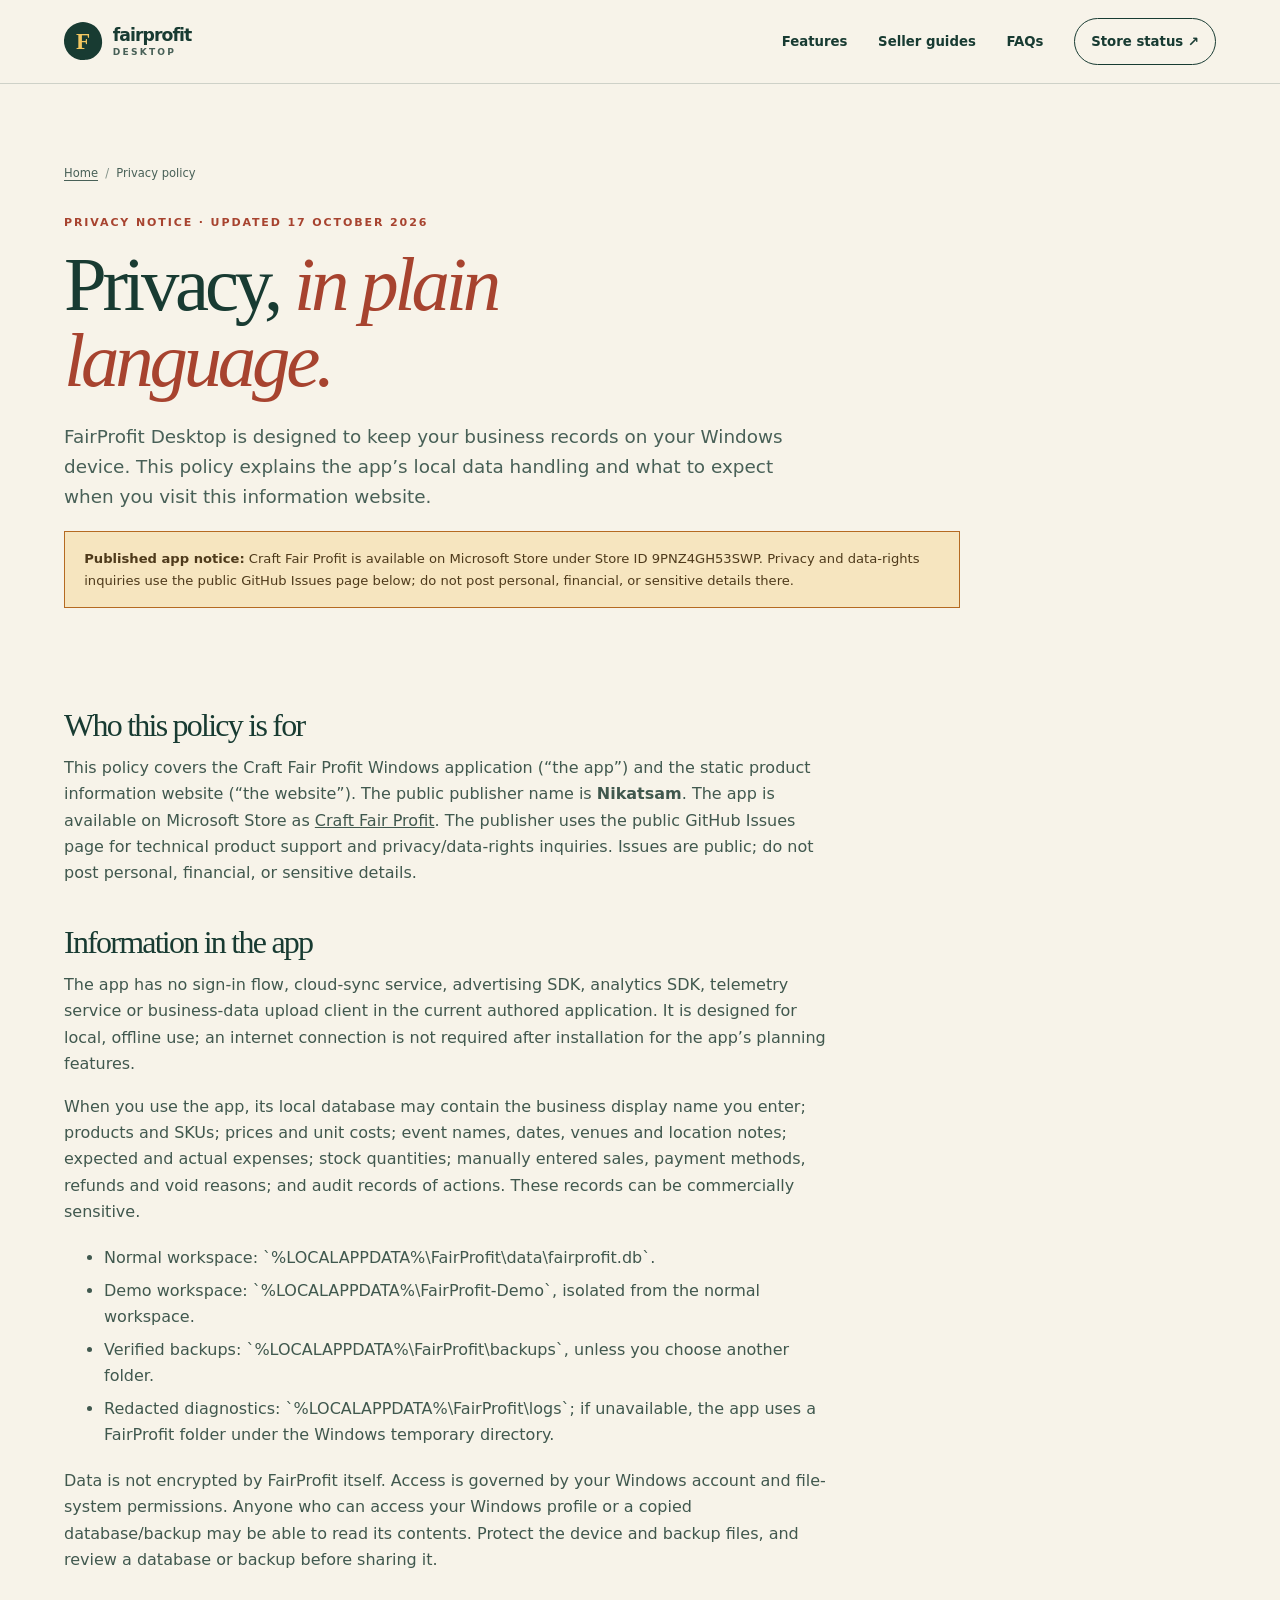
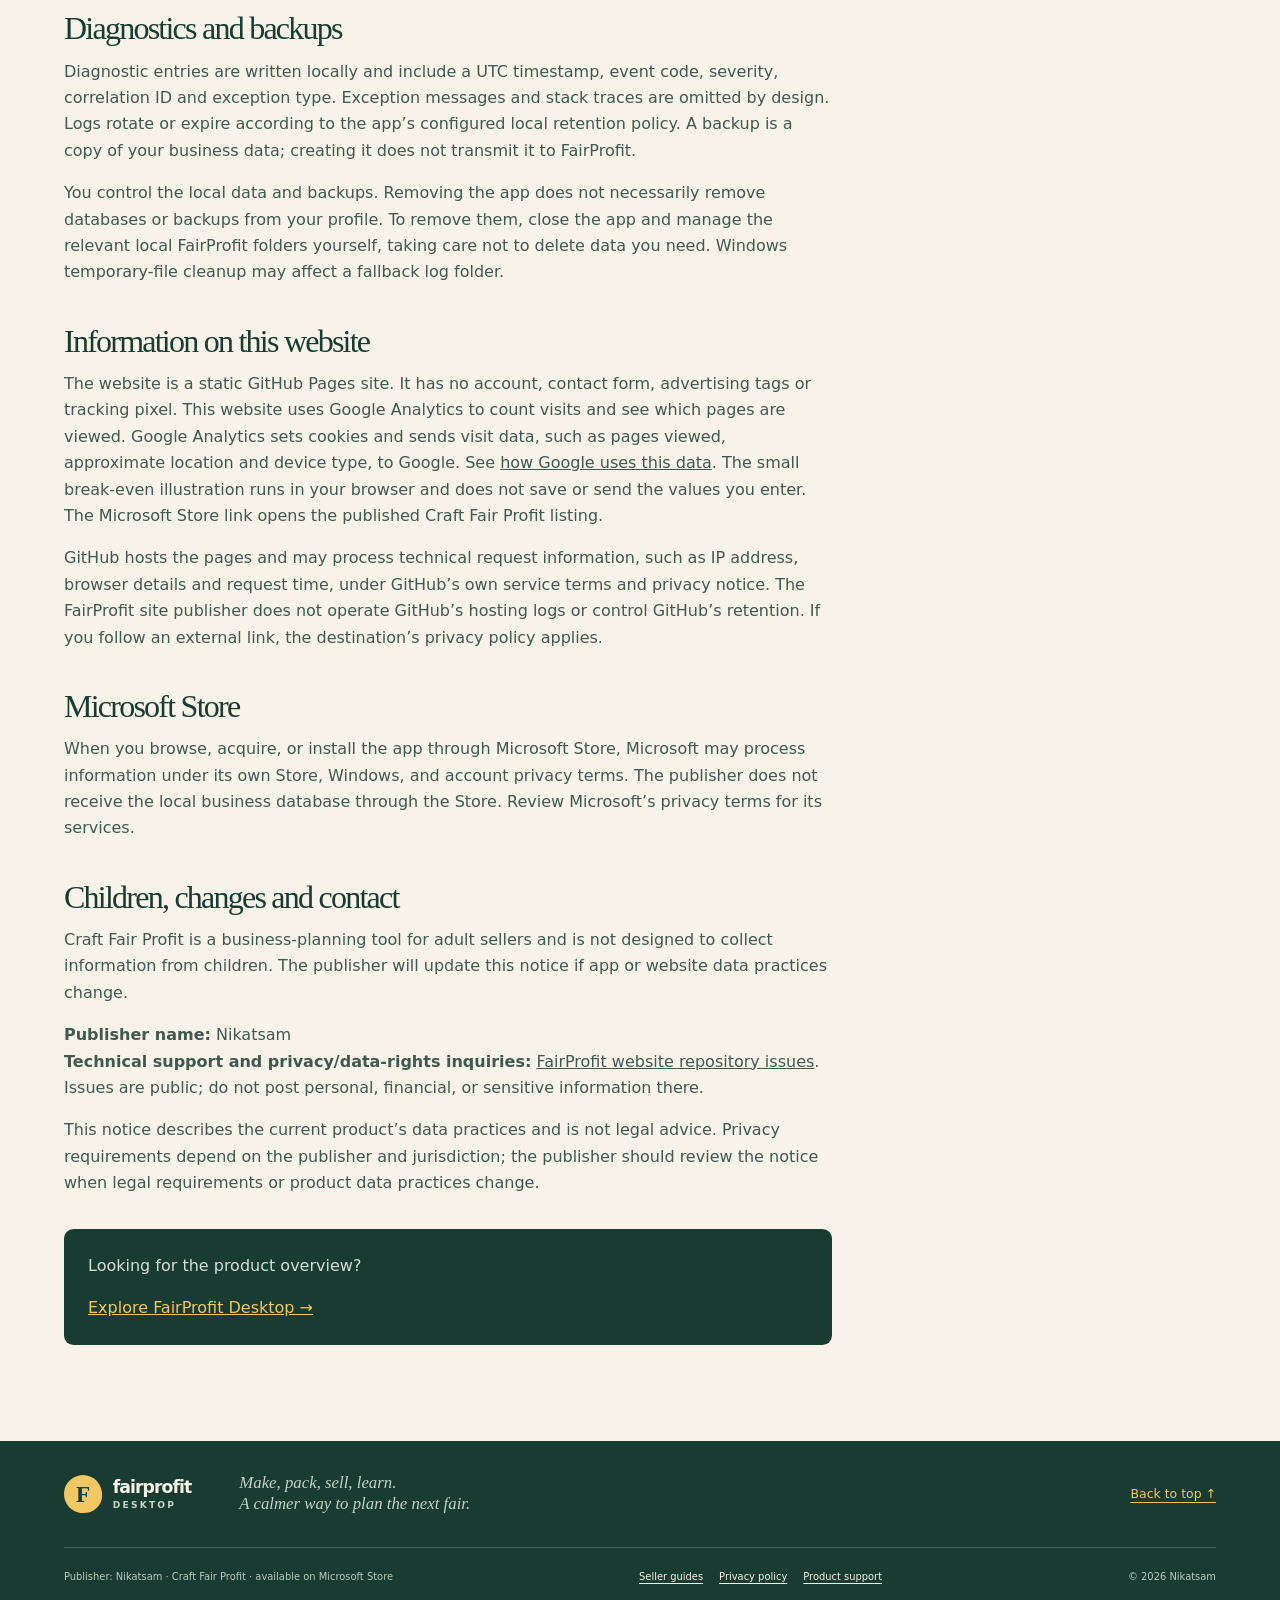
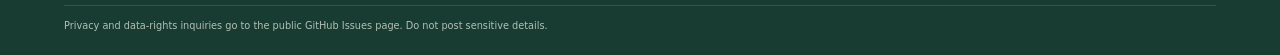
<file: privacy.html>
<!doctype html>
<html lang="en-GB">
<head>
<!-- ga:start -->
<!-- Google tag (gtag.js) -->
<script async src="https://www.googletagmanager.com/gtag/js?id=G-S093L3PEBR"></script>
<script>
  window.dataLayer = window.dataLayer || [];
  function gtag(){dataLayer.push(arguments);}
  gtag('js', new Date());

  gtag('config', 'G-S093L3PEBR');
</script>
<!-- ga:end -->
  <meta charset="utf-8">
  <meta name="viewport" content="width=device-width, initial-scale=1">
  <meta name="theme-color" content="#f7f3e9">
  <title>Privacy policy | FairProfit Desktop</title>
  <meta name="description" content="Privacy information for FairProfit Desktop, the local-first Windows craft-fair planner, and this static product website.">
  <link rel="canonical" href="https://nikatsam.github.io/WINAPP_CraftFairProfit_WEBSITE/privacy.html">
  <link rel="icon" href="favicon.svg" type="image/svg+xml">
  <link rel="stylesheet" href="styles.css">
  <meta property="og:type" content="article">
  <meta property="og:title" content="Privacy policy | FairProfit Desktop">
  <meta property="og:description" content="How the FairProfit Windows app and its static information website handle information.">
  <meta property="og:url" content="https://nikatsam.github.io/WINAPP_CraftFairProfit_WEBSITE/privacy.html">
  <script type="application/ld+json">
  {"@context":"https://schema.org","@type":"BreadcrumbList","itemListElement":[{"@type":"ListItem","position":1,"name":"Home","item":"https://nikatsam.github.io/WINAPP_CraftFairProfit_WEBSITE/"},{"@type":"ListItem","position":2,"name":"Privacy policy","item":"https://nikatsam.github.io/WINAPP_CraftFairProfit_WEBSITE/privacy.html"}]}
  </script>
</head>
<body>
  <a class="skip-link" href="#main">Skip to content</a>
  <header class="site-header">
    <a class="brand" href="./" aria-label="FairProfit Desktop home"><span class="brand-mark" aria-hidden="true"><span>F</span></span><span class="brand-name">fairprofit<span>desktop</span></span></a>
    <button class="menu-toggle" type="button" aria-expanded="false" aria-controls="primary-nav" aria-label="Open navigation"><span></span><span></span></button>
    <nav id="primary-nav" class="primary-nav" aria-label="Main navigation"><a href="./#features">Features</a><a href="guides/">Seller guides</a><a href="./#questions">FAQs</a><a class="nav-cta" href="./#store">Store status <span aria-hidden="true">↗</span></a></nav>
  </header>
  <main id="main" class="section-wrap guide-page">
    <header class="guide-hero">
      <nav class="breadcrumbs" aria-label="Breadcrumb"><ol><li><a href="./">Home</a></li><li aria-current="page">Privacy policy</li></ol></nav>
      <p class="eyebrow">Privacy notice · updated 17 October 2026</p>
      <h1>Privacy, <em>in plain language.</em></h1>
      <p class="guide-dek">FairProfit Desktop is designed to keep your business records on your Windows device. This policy explains the app’s local data handling and what to expect when you visit this information website.</p>
      <p class="privacy-draft"><strong>Published app notice:</strong> Craft Fair Profit is available on Microsoft Store under Store ID 9PNZ4GH53SWP. Privacy and data-rights inquiries use the public GitHub Issues page below; do not post personal, financial, or sensitive details there.</p>
    </header>
    <article class="article-body privacy-body">
      <h2>Who this policy is for</h2>
      <p>This policy covers the Craft Fair Profit Windows application (“the app”) and the static product information website (“the website”). The public publisher name is <strong>Nikatsam</strong>. The app is available on Microsoft Store as <a href="https://apps.microsoft.com/detail/9PNZ4GH53SWP">Craft Fair Profit</a>. The publisher uses the public GitHub Issues page for technical product support and privacy/data-rights inquiries. Issues are public; do not post personal, financial, or sensitive details.</p>

      <h2>Information in the app</h2>
      <p>The app has no sign-in flow, cloud-sync service, advertising SDK, analytics SDK, telemetry service or business-data upload client in the current authored application. It is designed for local, offline use; an internet connection is not required after installation for the app’s planning features.</p>
      <p>When you use the app, its local database may contain the business display name you enter; products and SKUs; prices and unit costs; event names, dates, venues and location notes; expected and actual expenses; stock quantities; manually entered sales, payment methods, refunds and void reasons; and audit records of actions. These records can be commercially sensitive.</p>
      <ul>
        <li>Normal workspace: `%LOCALAPPDATA%\FairProfit\data\fairprofit.db`.</li>
        <li>Demo workspace: `%LOCALAPPDATA%\FairProfit-Demo`, isolated from the normal workspace.</li>
        <li>Verified backups: `%LOCALAPPDATA%\FairProfit\backups`, unless you choose another folder.</li>
        <li>Redacted diagnostics: `%LOCALAPPDATA%\FairProfit\logs`; if unavailable, the app uses a FairProfit folder under the Windows temporary directory.</li>
      </ul>
      <p>Data is not encrypted by FairProfit itself. Access is governed by your Windows account and file-system permissions. Anyone who can access your Windows profile or a copied database/backup may be able to read its contents. Protect the device and backup files, and review a database or backup before sharing it.</p>

      <h2>Diagnostics and backups</h2>
      <p>Diagnostic entries are written locally and include a UTC timestamp, event code, severity, correlation ID and exception type. Exception messages and stack traces are omitted by design. Logs rotate or expire according to the app’s configured local retention policy. A backup is a copy of your business data; creating it does not transmit it to FairProfit.</p>
      <p>You control the local data and backups. Removing the app does not necessarily remove databases or backups from your profile. To remove them, close the app and manage the relevant local FairProfit folders yourself, taking care not to delete data you need. Windows temporary-file cleanup may affect a fallback log folder.</p>

      <h2>Information on this website</h2>
      <p>The website is a static GitHub Pages site. It has no account, contact form, advertising tags or tracking pixel. This website uses Google Analytics to count visits and see which pages are viewed. Google Analytics sets cookies and sends visit data, such as pages viewed, approximate location and device type, to Google. See <a href="https://policies.google.com/technologies/partner-sites">how Google uses this data</a>. The small break-even illustration runs in your browser and does not save or send the values you enter. The Microsoft Store link opens the published Craft Fair Profit listing.</p>
      <p>GitHub hosts the pages and may process technical request information, such as IP address, browser details and request time, under GitHub’s own service terms and privacy notice. The FairProfit site publisher does not operate GitHub’s hosting logs or control GitHub’s retention. If you follow an external link, the destination’s privacy policy applies.</p>

      <h2>Microsoft Store</h2>
      <p>When you browse, acquire, or install the app through Microsoft Store, Microsoft may process information under its own Store, Windows, and account privacy terms. The publisher does not receive the local business database through the Store. Review Microsoft’s privacy terms for its services.</p>

      <h2>Children, changes and contact</h2>
      <p>Craft Fair Profit is a business-planning tool for adult sellers and is not designed to collect information from children. The publisher will update this notice if app or website data practices change.</p>
      <p><strong>Publisher name:</strong> Nikatsam<br><strong>Technical support and privacy/data-rights inquiries:</strong> <a href="https://github.com/nikatsam/WINAPP_CraftFairProfit_WEBSITE/issues">FairProfit website repository issues</a>. Issues are public; do not post personal, financial, or sensitive information there.</p>
      <p>This notice describes the current product’s data practices and is not legal advice. Privacy requirements depend on the publisher and jurisdiction; the publisher should review the notice when legal requirements or product data practices change.</p>
      <div class="article-cta"><p>Looking for the product overview?</p><a href="./">Explore FairProfit Desktop →</a></div>
    </article>
  </main>
  <footer class="site-footer"><div class="footer-top"><a class="brand brand-footer" href="./"><span class="brand-mark" aria-hidden="true"><span>F</span></span><span class="brand-name">fairprofit<span>desktop</span></span></a><p>Make, pack, sell, learn.<br>A calmer way to plan the next fair.</p><a class="back-top" href="#main">Back to top ↑</a></div><div class="footer-bottom"><span>Publisher: Nikatsam · Craft Fair Profit · available on Microsoft Store</span><nav aria-label="Footer"><a href="guides/">Seller guides</a><a href="privacy.html">Privacy policy</a><a href="https://github.com/nikatsam/WINAPP_CraftFairProfit_WEBSITE/issues">Product support</a></nav><span>© 2026 Nikatsam</span></div><p class="footer-disclaimer">Privacy and data-rights inquiries go to the public GitHub Issues page. Do not post sensitive details.</p></footer>
  <script src="script.js" defer></script>
</body>
</html>
</file>
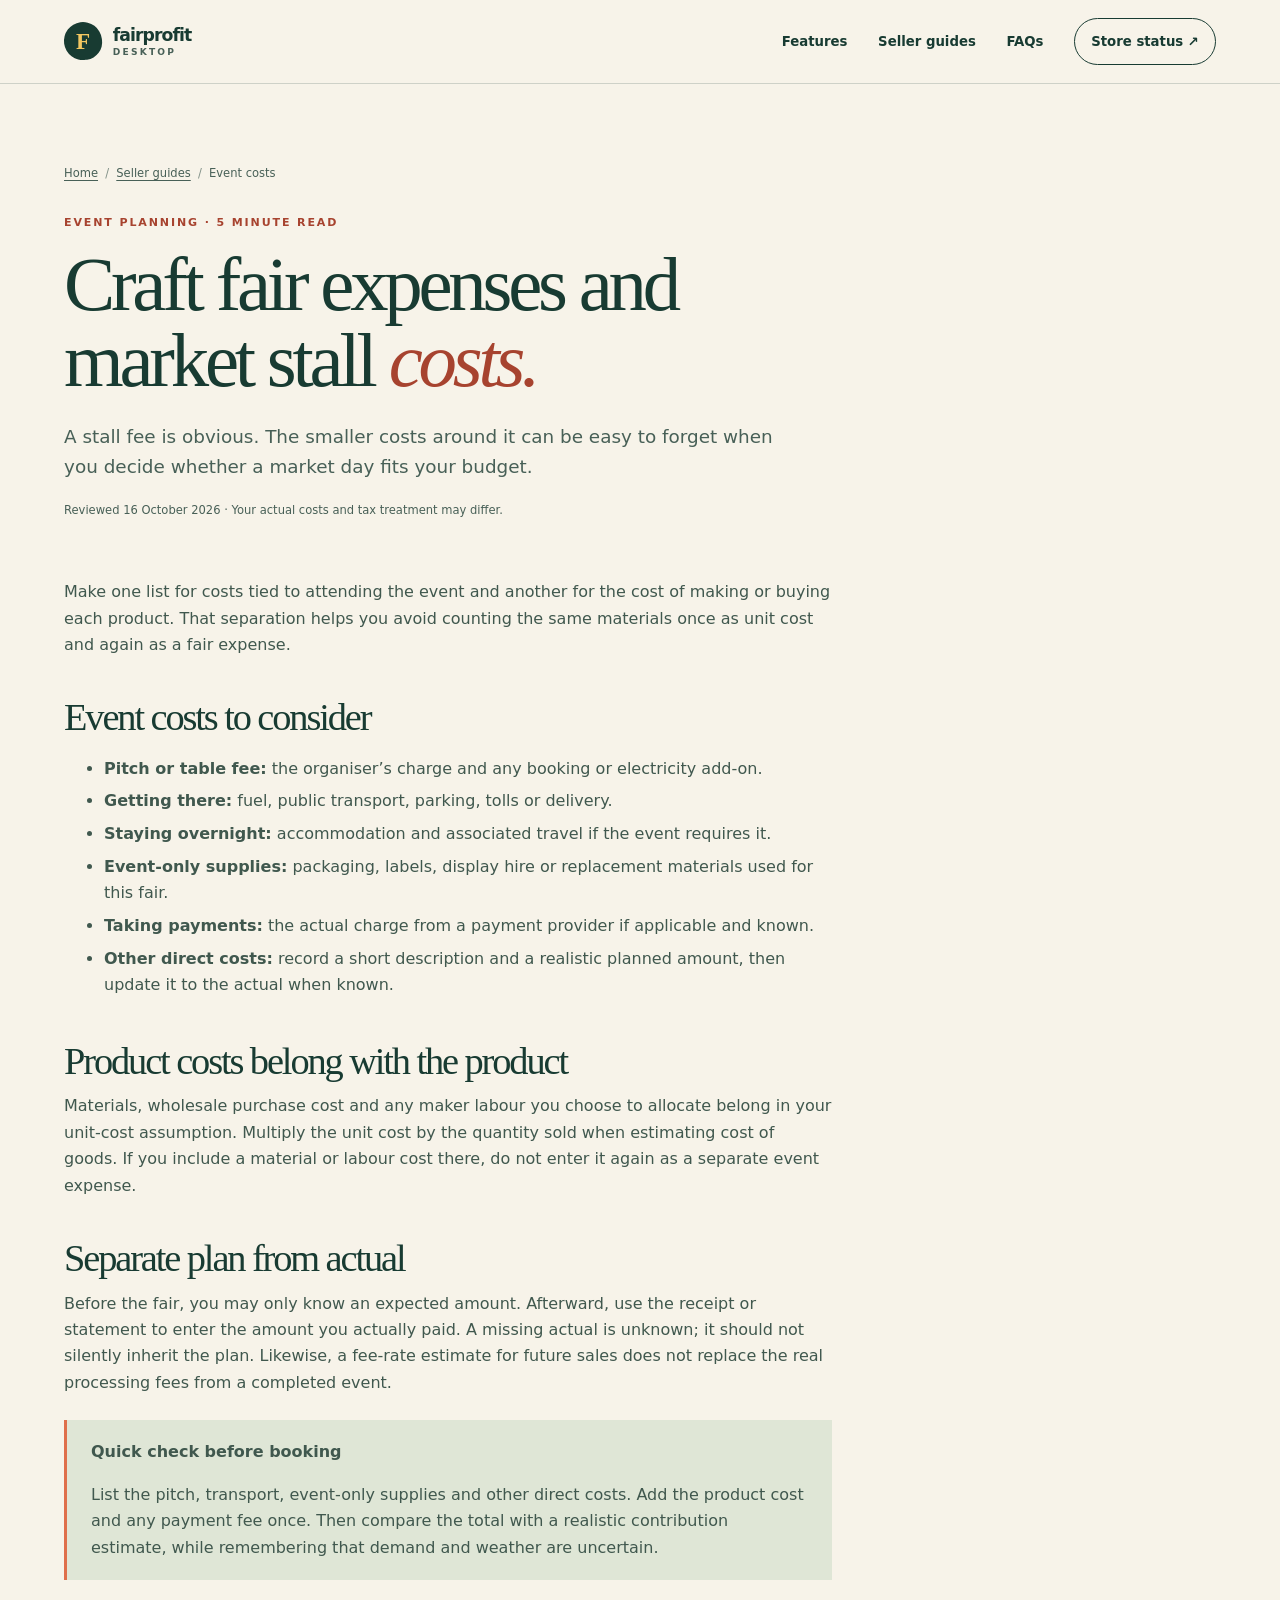
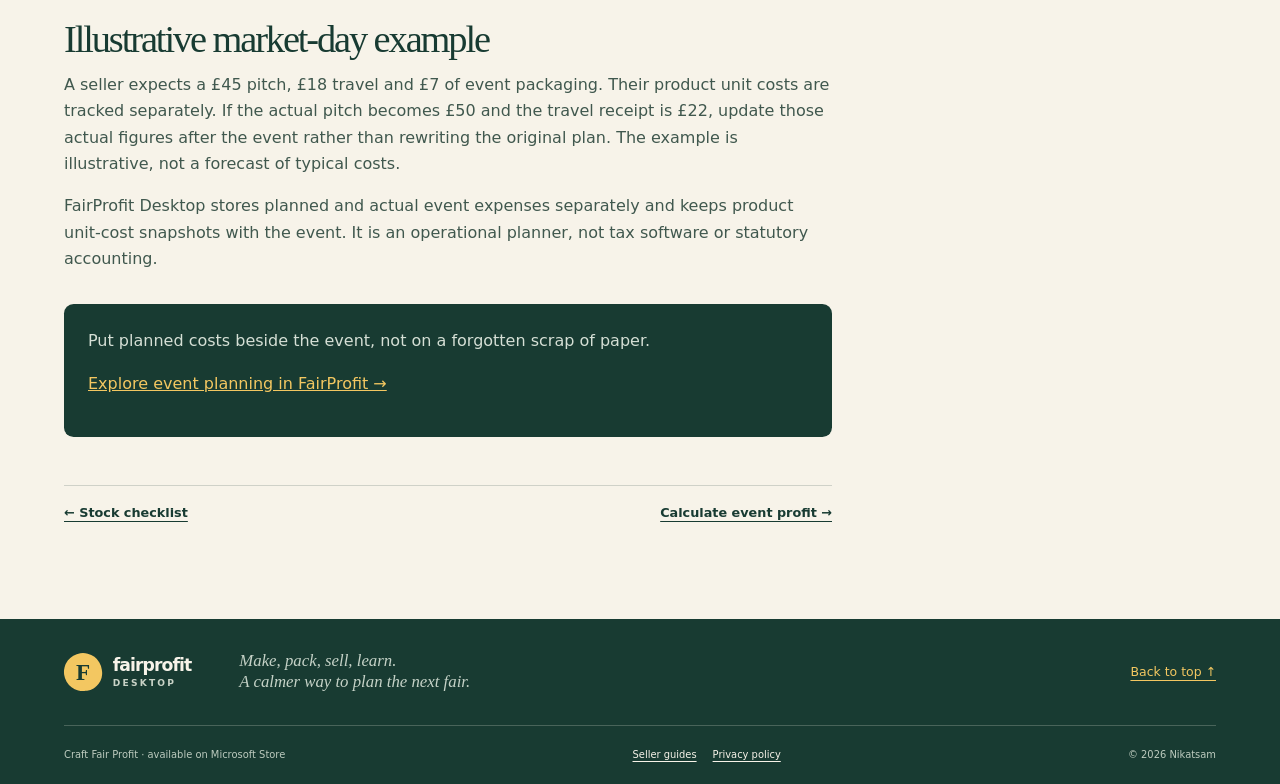
<file: guides/craft-fair-costs.html>
<!doctype html>
<html lang="en-GB">
<head>
<!-- ga:start -->
<!-- Google tag (gtag.js) -->
<script async src="https://www.googletagmanager.com/gtag/js?id=G-S093L3PEBR"></script>
<script>
  window.dataLayer = window.dataLayer || [];
  function gtag(){dataLayer.push(arguments);}
  gtag('js', new Date());

  gtag('config', 'G-S093L3PEBR');
</script>
<!-- ga:end -->
  <meta charset="utf-8"><meta name="viewport" content="width=device-width, initial-scale=1"><meta name="theme-color" content="#f7f3e9">
  <title>Craft Fair Expenses and Market Stall Costs | FairProfit</title>
  <meta name="description" content="Plan craft fair expenses and market stall costs: pitch fees, travel, parking, supplies and payment fees, while keeping product costs separate.">
  <link rel="canonical" href="https://nikatsam.github.io/WINAPP_CraftFairProfit_WEBSITE/guides/craft-fair-costs.html"><link rel="icon" href="../favicon.svg" type="image/svg+xml"><link rel="stylesheet" href="../styles.css">
  <meta property="og:type" content="article"><meta property="og:title" content="Craft Fair Expenses and Market Stall Costs"><meta property="og:description" content="Separate product costs, event expenses and payment fees in a craft fair plan."><meta property="og:url" content="https://nikatsam.github.io/WINAPP_CraftFairProfit_WEBSITE/guides/craft-fair-costs.html">
  <script type="application/ld+json">{"@context":"https://schema.org","@graph":[{"@type":"BreadcrumbList","itemListElement":[{"@type":"ListItem","position":1,"name":"Home","item":"https://nikatsam.github.io/WINAPP_CraftFairProfit_WEBSITE/"},{"@type":"ListItem","position":2,"name":"Seller guides","item":"https://nikatsam.github.io/WINAPP_CraftFairProfit_WEBSITE/guides/"},{"@type":"ListItem","position":3,"name":"Craft fair expenses","item":"https://nikatsam.github.io/WINAPP_CraftFairProfit_WEBSITE/guides/craft-fair-costs.html"}]},{"@type":"Article","headline":"Craft Fair Expenses and Market Stall Costs","description":"A practical checklist of craft fair and market stall costs for independent sellers.","datePublished":"2026-10-15","dateModified":"2026-10-16","inLanguage":"en-GB","mainEntityOfPage":"https://nikatsam.github.io/WINAPP_CraftFairProfit_WEBSITE/guides/craft-fair-costs.html"}]}</script>
</head>
<body>
  <a class="skip-link" href="#main">Skip to content</a>
  <header class="site-header"><a class="brand" href="../" aria-label="FairProfit Desktop home"><span class="brand-mark" aria-hidden="true"><span>F</span></span><span class="brand-name">fairprofit<span>desktop</span></span></a><button class="menu-toggle" type="button" aria-expanded="false" aria-controls="primary-nav" aria-label="Open navigation"><span></span><span></span></button><nav id="primary-nav" class="primary-nav" aria-label="Main navigation"><a href="../#features">Features</a><a href="./">Seller guides</a><a href="../#questions">FAQs</a><a class="nav-cta" href="../#store">Store status ↗</a></nav></header>
  <main id="main" class="section-wrap guide-page">
     <header class="guide-hero"><nav class="breadcrumbs" aria-label="Breadcrumb"><ol><li><a href="../">Home</a></li><li><a href="./">Seller guides</a></li><li aria-current="page">Event costs</li></ol></nav><p class="eyebrow">Event planning · 5 minute read</p><h1>Craft fair expenses and market stall <em>costs.</em></h1><p class="guide-dek">A stall fee is obvious. The smaller costs around it can be easy to forget when you decide whether a market day fits your budget.</p><p class="article-meta">Reviewed 16 October 2026 · Your actual costs and tax treatment may differ.</p></header>
    <article class="article-body">
      <p>Make one list for costs tied to attending the event and another for the cost of making or buying each product. That separation helps you avoid counting the same materials once as unit cost and again as a fair expense.</p>
      <h2>Event costs to consider</h2><ul><li><strong>Pitch or table fee:</strong> the organiser’s charge and any booking or electricity add-on.</li><li><strong>Getting there:</strong> fuel, public transport, parking, tolls or delivery.</li><li><strong>Staying overnight:</strong> accommodation and associated travel if the event requires it.</li><li><strong>Event-only supplies:</strong> packaging, labels, display hire or replacement materials used for this fair.</li><li><strong>Taking payments:</strong> the actual charge from a payment provider if applicable and known.</li><li><strong>Other direct costs:</strong> record a short description and a realistic planned amount, then update it to the actual when known.</li></ul>
      <h2>Product costs belong with the product</h2><p>Materials, wholesale purchase cost and any maker labour you choose to allocate belong in your unit-cost assumption. Multiply the unit cost by the quantity sold when estimating cost of goods. If you include a material or labour cost there, do not enter it again as a separate event expense.</p>
      <h2>Separate plan from actual</h2><p>Before the fair, you may only know an expected amount. Afterward, use the receipt or statement to enter the amount you actually paid. A missing actual is unknown; it should not silently inherit the plan. Likewise, a fee-rate estimate for future sales does not replace the real processing fees from a completed event.</p>
      <div class="callout"><p><strong>Quick check before booking</strong></p><p>List the pitch, transport, event-only supplies and other direct costs. Add the product cost and any payment fee once. Then compare the total with a realistic contribution estimate, while remembering that demand and weather are uncertain.</p></div>
      <h2>Illustrative market-day example</h2><p>A seller expects a £45 pitch, £18 travel and £7 of event packaging. Their product unit costs are tracked separately. If the actual pitch becomes £50 and the travel receipt is £22, update those actual figures after the event rather than rewriting the original plan. The example is illustrative, not a forecast of typical costs.</p>
      <p>FairProfit Desktop stores planned and actual event expenses separately and keeps product unit-cost snapshots with the event. It is an operational planner, not tax software or statutory accounting.</p>
      <div class="article-cta"><p>Put planned costs beside the event, not on a forgotten scrap of paper.</p><p><a href="../#features">Explore event planning in FairProfit →</a></p></div>
      <nav class="article-nav" aria-label="Related guides"><a href="craft-fair-inventory-checklist.html">← Stock checklist</a><a href="craft-fair-profit.html">Calculate event profit →</a></nav>
    </article>
  </main>
  <footer class="site-footer"><div class="footer-top"><a class="brand brand-footer" href="../"><span class="brand-mark" aria-hidden="true"><span>F</span></span><span class="brand-name">fairprofit<span>desktop</span></span></a><p>Make, pack, sell, learn.<br>A calmer way to plan the next fair.</p><a class="back-top" href="#main">Back to top ↑</a></div><div class="footer-bottom"><span>Craft Fair Profit · available on Microsoft Store</span><nav aria-label="Footer"><a href="./">Seller guides</a><a href="../privacy.html">Privacy policy</a></nav><span>© 2026 Nikatsam</span></div></footer>
  <script src="../script.js" defer></script>
</body>
</html>
</file>
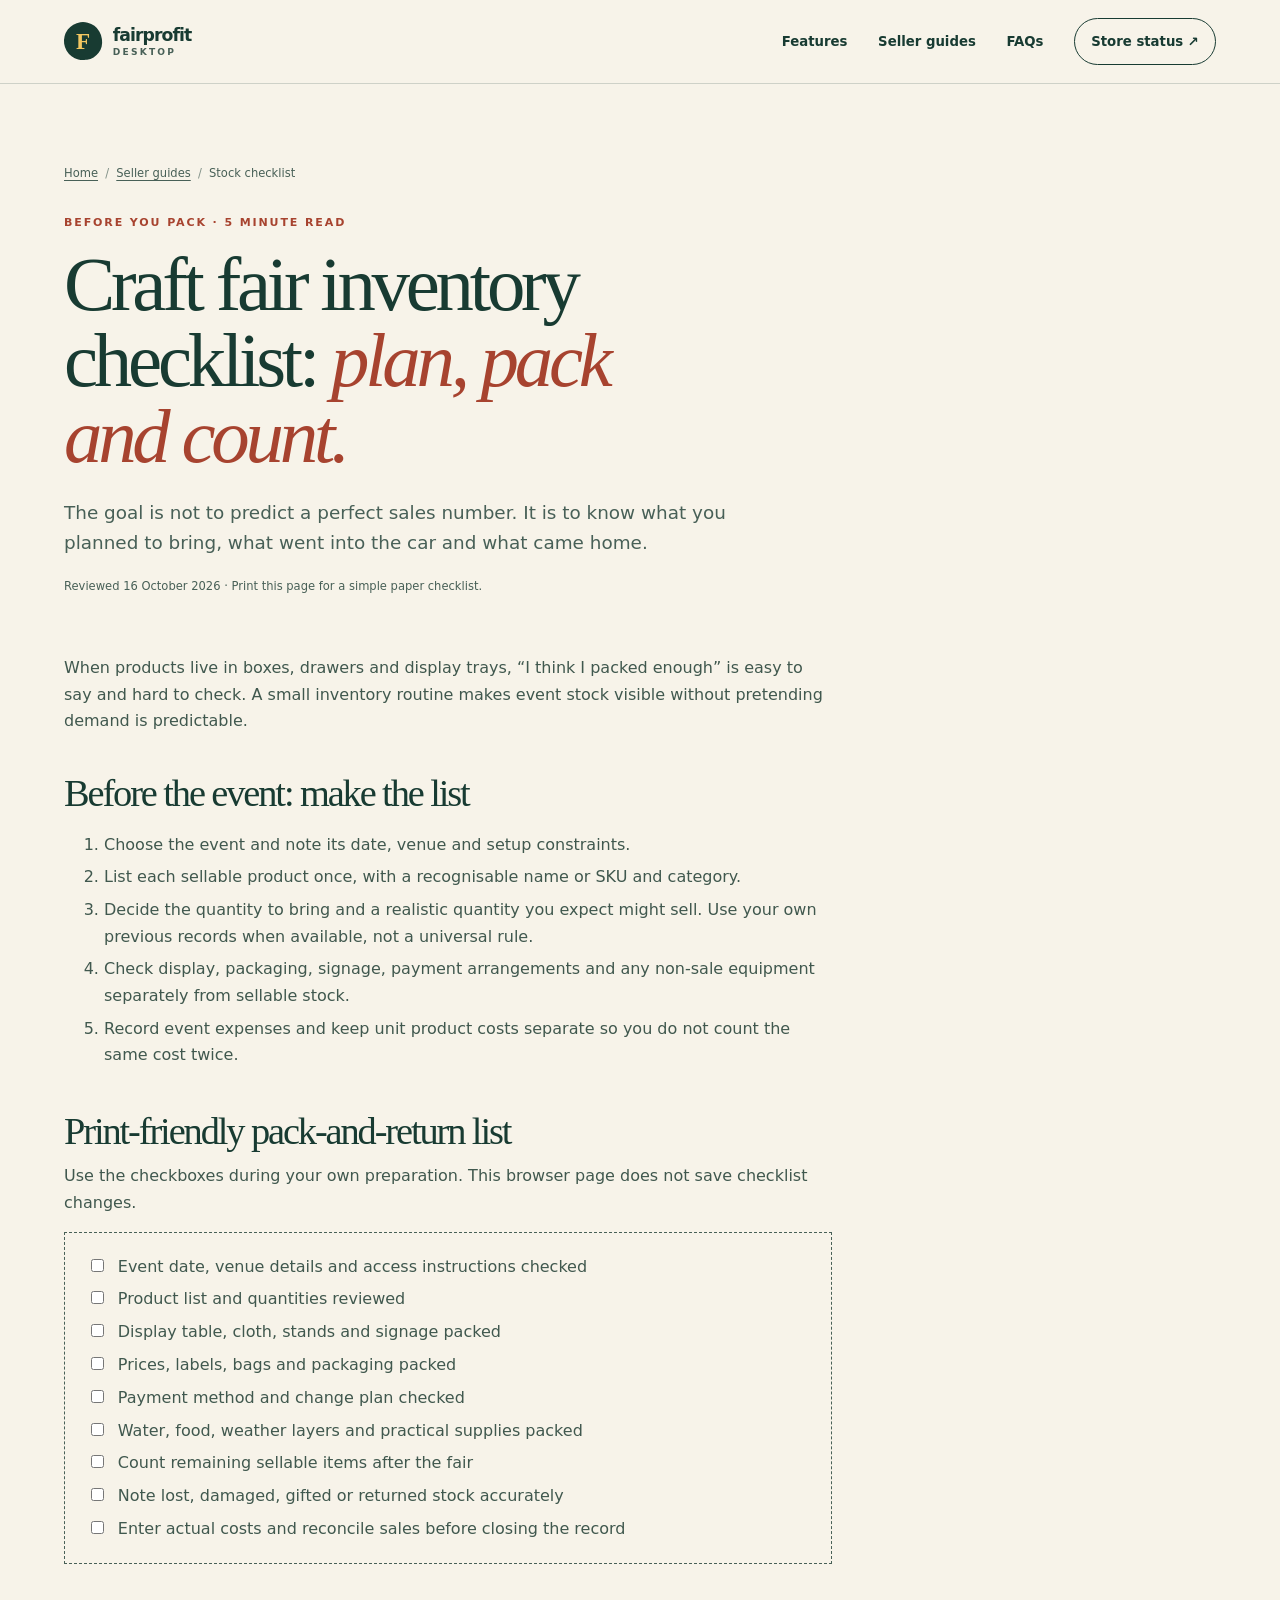
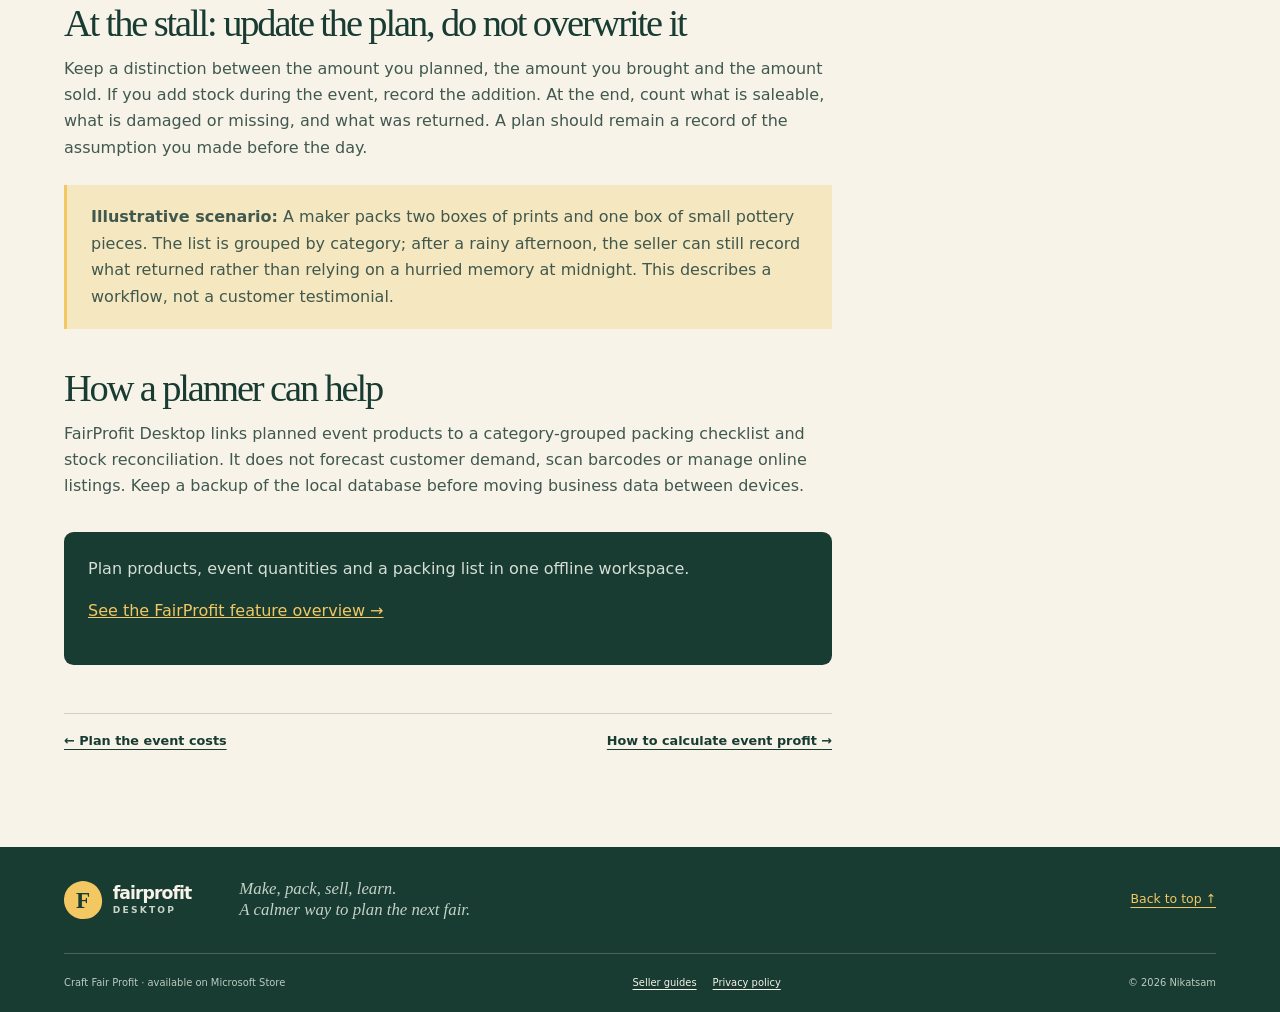
<file: guides/craft-fair-inventory-checklist.html>
<!doctype html>
<html lang="en-GB">
<head>
<!-- ga:start -->
<!-- Google tag (gtag.js) -->
<script async src="https://www.googletagmanager.com/gtag/js?id=G-S093L3PEBR"></script>
<script>
  window.dataLayer = window.dataLayer || [];
  function gtag(){dataLayer.push(arguments);}
  gtag('js', new Date());

  gtag('config', 'G-S093L3PEBR');
</script>
<!-- ga:end -->
  <meta charset="utf-8"><meta name="viewport" content="width=device-width, initial-scale=1"><meta name="theme-color" content="#f7f3e9">
  <title>Craft Fair Stock Checklist: Plan, Pack, Count | FairProfit</title>
  <meta name="description" content="Use this craft fair inventory checklist to plan products, decide what stock to bring, count items before setup and reconcile what sold or came home.">
  <link rel="canonical" href="https://nikatsam.github.io/WINAPP_CraftFairProfit_WEBSITE/guides/craft-fair-inventory-checklist.html"><link rel="icon" href="../favicon.svg" type="image/svg+xml"><link rel="stylesheet" href="../styles.css">
  <meta property="og:type" content="article"><meta property="og:title" content="Craft Fair Stock Checklist: Plan, Pack, Count"><meta property="og:description" content="A practical craft fair inventory checklist, from planned quantities to returned stock."><meta property="og:url" content="https://nikatsam.github.io/WINAPP_CraftFairProfit_WEBSITE/guides/craft-fair-inventory-checklist.html">
  <script type="application/ld+json">{"@context":"https://schema.org","@graph":[{"@type":"BreadcrumbList","itemListElement":[{"@type":"ListItem","position":1,"name":"Home","item":"https://nikatsam.github.io/WINAPP_CraftFairProfit_WEBSITE/"},{"@type":"ListItem","position":2,"name":"Seller guides","item":"https://nikatsam.github.io/WINAPP_CraftFairProfit_WEBSITE/guides/"},{"@type":"ListItem","position":3,"name":"Craft fair stock checklist","item":"https://nikatsam.github.io/WINAPP_CraftFairProfit_WEBSITE/guides/craft-fair-inventory-checklist.html"}]},{"@type":"Article","headline":"Craft Fair Stock Checklist: Plan, Pack, Count","description":"A practical inventory checklist for craft market sellers.","datePublished":"2026-10-15","dateModified":"2026-10-16","inLanguage":"en-GB","mainEntityOfPage":"https://nikatsam.github.io/WINAPP_CraftFairProfit_WEBSITE/guides/craft-fair-inventory-checklist.html"}]}</script>
</head>
<body>
  <a class="skip-link" href="#main">Skip to content</a>
  <header class="site-header"><a class="brand" href="../" aria-label="FairProfit Desktop home"><span class="brand-mark" aria-hidden="true"><span>F</span></span><span class="brand-name">fairprofit<span>desktop</span></span></a><button class="menu-toggle" type="button" aria-expanded="false" aria-controls="primary-nav" aria-label="Open navigation"><span></span><span></span></button><nav id="primary-nav" class="primary-nav" aria-label="Main navigation"><a href="../#features">Features</a><a href="./">Seller guides</a><a href="../#questions">FAQs</a><a class="nav-cta" href="../#store">Store status ↗</a></nav></header>
  <main id="main" class="section-wrap guide-page">
     <header class="guide-hero"><nav class="breadcrumbs" aria-label="Breadcrumb"><ol><li><a href="../">Home</a></li><li><a href="./">Seller guides</a></li><li aria-current="page">Stock checklist</li></ol></nav><p class="eyebrow">Before you pack · 5 minute read</p><h1>Craft fair inventory checklist: <em>plan, pack and count.</em></h1><p class="guide-dek">The goal is not to predict a perfect sales number. It is to know what you planned to bring, what went into the car and what came home.</p><p class="article-meta">Reviewed 16 October 2026 · Print this page for a simple paper checklist.</p></header>
    <article class="article-body">
      <p>When products live in boxes, drawers and display trays, “I think I packed enough” is easy to say and hard to check. A small inventory routine makes event stock visible without pretending demand is predictable.</p>
      <h2>Before the event: make the list</h2><ol><li>Choose the event and note its date, venue and setup constraints.</li><li>List each sellable product once, with a recognisable name or SKU and category.</li><li>Decide the quantity to bring and a realistic quantity you expect might sell. Use your own previous records when available, not a universal rule.</li><li>Check display, packaging, signage, payment arrangements and any non-sale equipment separately from sellable stock.</li><li>Record event expenses and keep unit product costs separate so you do not count the same cost twice.</li></ol>
      <h2>Print-friendly pack-and-return list</h2><p>Use the checkboxes during your own preparation. This browser page does not save checklist changes.</p>
      <ul class="print-checklist"><li><label><input type="checkbox"> Event date, venue details and access instructions checked</label></li><li><label><input type="checkbox"> Product list and quantities reviewed</label></li><li><label><input type="checkbox"> Display table, cloth, stands and signage packed</label></li><li><label><input type="checkbox"> Prices, labels, bags and packaging packed</label></li><li><label><input type="checkbox"> Payment method and change plan checked</label></li><li><label><input type="checkbox"> Water, food, weather layers and practical supplies packed</label></li><li><label><input type="checkbox"> Count remaining sellable items after the fair</label></li><li><label><input type="checkbox"> Note lost, damaged, gifted or returned stock accurately</label></li><li><label><input type="checkbox"> Enter actual costs and reconcile sales before closing the record</label></li></ul>
      <h2>At the stall: update the plan, do not overwrite it</h2><p>Keep a distinction between the amount you planned, the amount you brought and the amount sold. If you add stock during the event, record the addition. At the end, count what is saleable, what is damaged or missing, and what was returned. A plan should remain a record of the assumption you made before the day.</p>
      <div class="callout scenario"><p><strong>Illustrative scenario:</strong> A maker packs two boxes of prints and one box of small pottery pieces. The list is grouped by category; after a rainy afternoon, the seller can still record what returned rather than relying on a hurried memory at midnight. This describes a workflow, not a customer testimonial.</p></div>
      <h2>How a planner can help</h2><p>FairProfit Desktop links planned event products to a category-grouped packing checklist and stock reconciliation. It does not forecast customer demand, scan barcodes or manage online listings. Keep a backup of the local database before moving business data between devices.</p>
      <div class="article-cta"><p>Plan products, event quantities and a packing list in one offline workspace.</p><p><a href="../#features">See the FairProfit feature overview →</a></p></div>
      <nav class="article-nav" aria-label="Related guides"><a href="craft-fair-costs.html">← Plan the event costs</a><a href="craft-fair-profit.html">How to calculate event profit →</a></nav>
    </article>
  </main>
  <footer class="site-footer"><div class="footer-top"><a class="brand brand-footer" href="../"><span class="brand-mark" aria-hidden="true"><span>F</span></span><span class="brand-name">fairprofit<span>desktop</span></span></a><p>Make, pack, sell, learn.<br>A calmer way to plan the next fair.</p><a class="back-top" href="#main">Back to top ↑</a></div><div class="footer-bottom"><span>Craft Fair Profit · available on Microsoft Store</span><nav aria-label="Footer"><a href="./">Seller guides</a><a href="../privacy.html">Privacy policy</a></nav><span>© 2026 Nikatsam</span></div></footer>
  <script src="../script.js" defer></script>
</body>
</html>
</file>
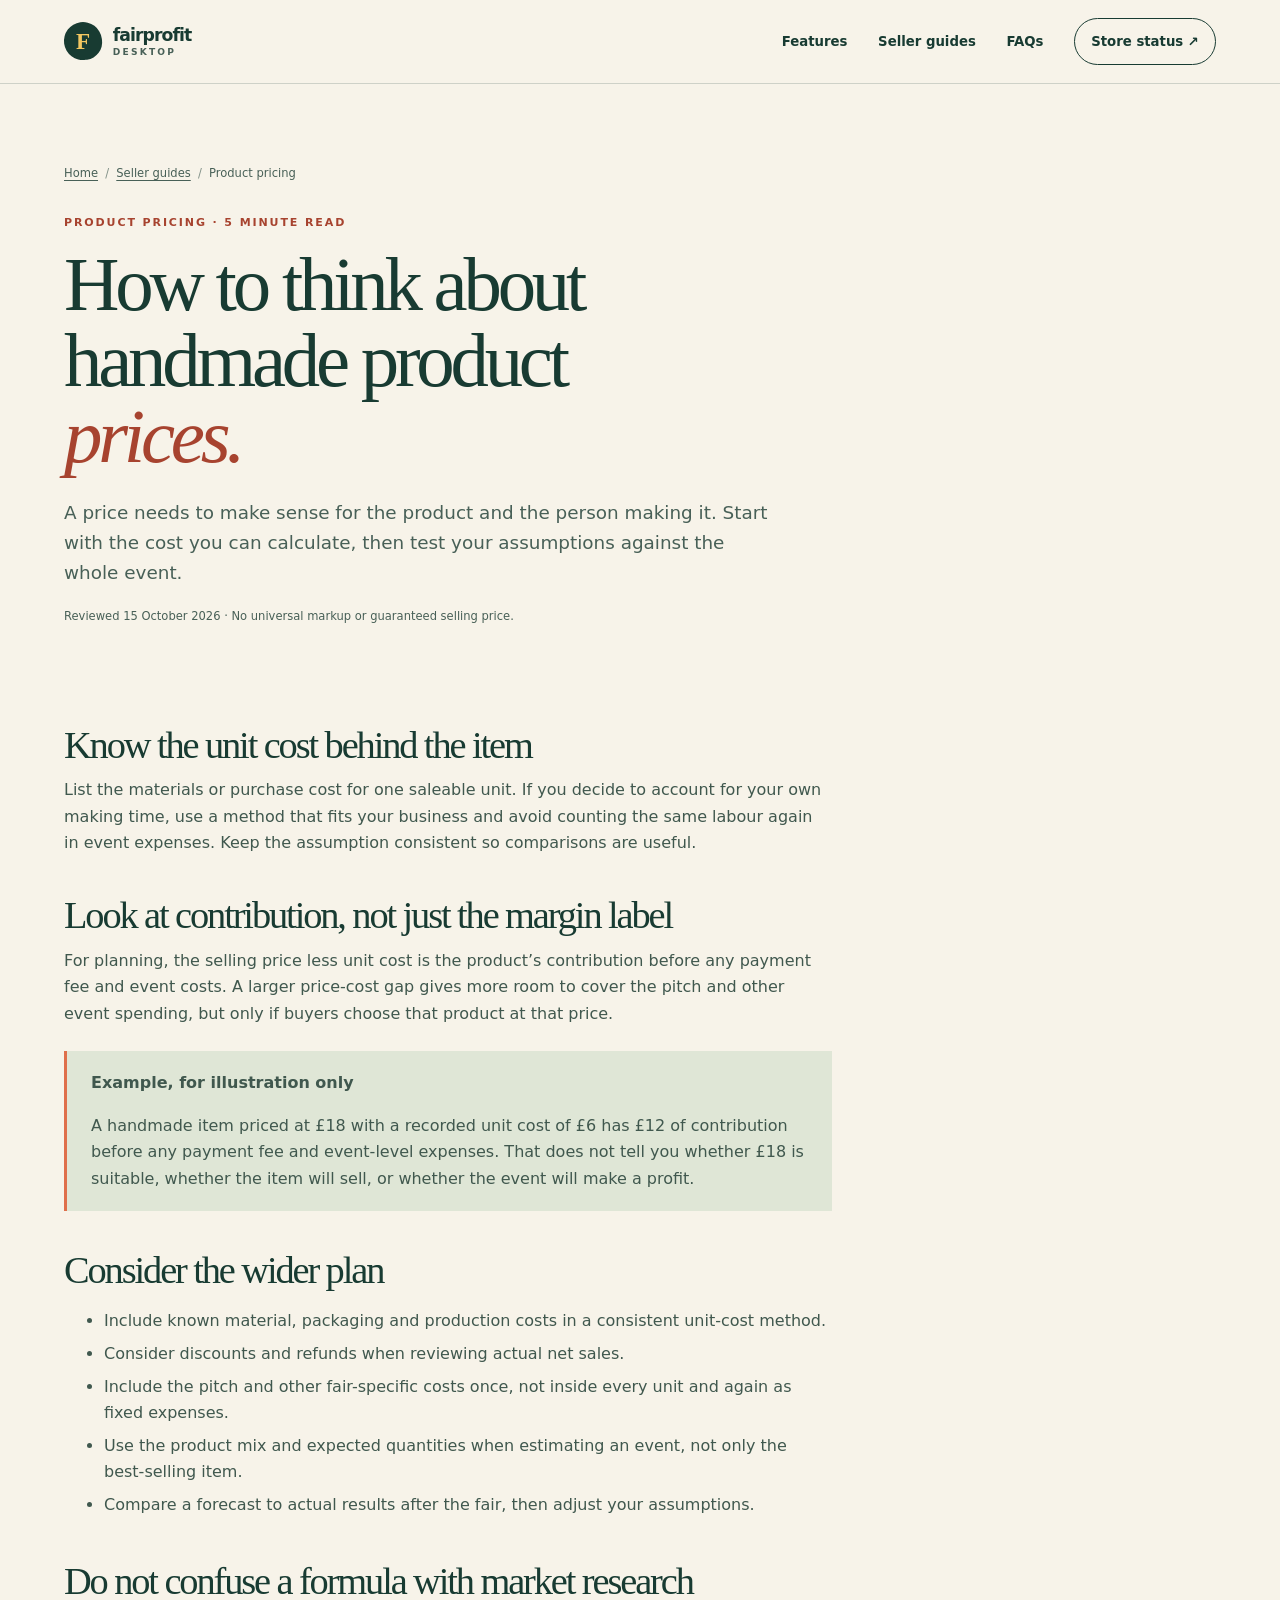
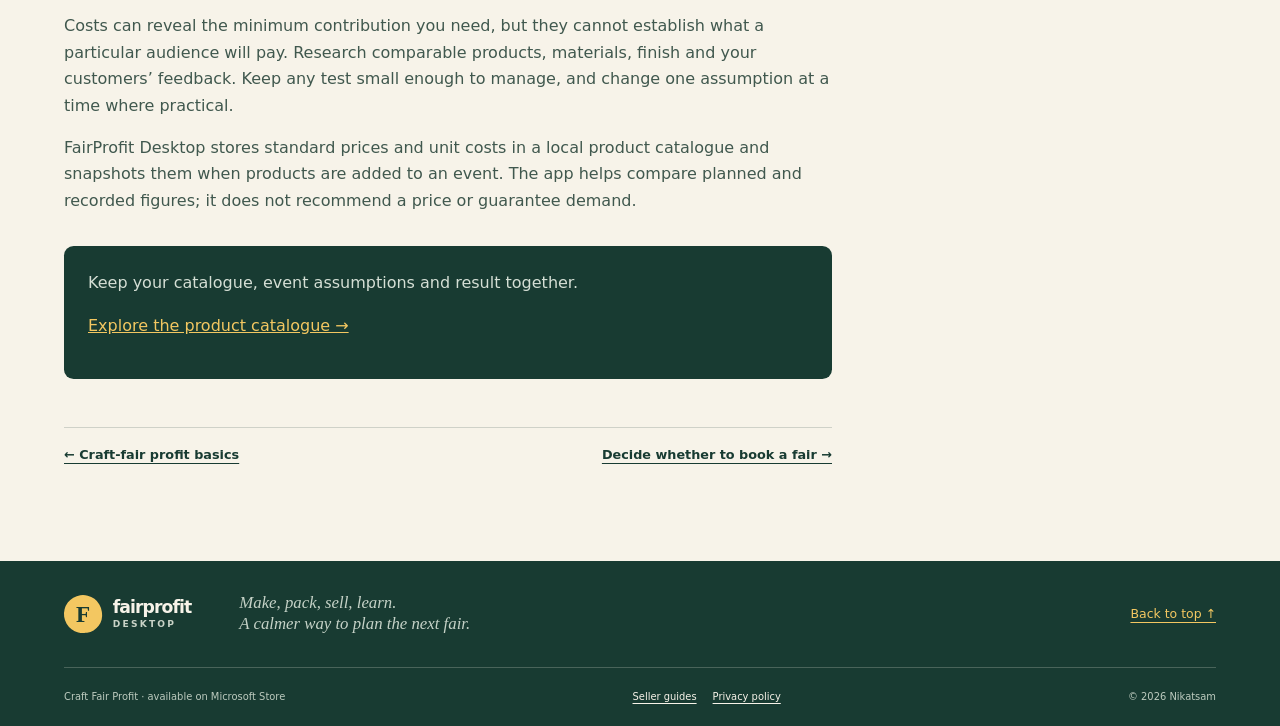
<file: guides/craft-fair-pricing.html>
<!doctype html>
<html lang="en-GB">
<head>
<!-- ga:start -->
<!-- Google tag (gtag.js) -->
<script async src="https://www.googletagmanager.com/gtag/js?id=G-S093L3PEBR"></script>
<script>
  window.dataLayer = window.dataLayer || [];
  function gtag(){dataLayer.push(arguments);}
  gtag('js', new Date());

  gtag('config', 'G-S093L3PEBR');
</script>
<!-- ga:end -->
  <meta charset="utf-8"><meta name="viewport" content="width=device-width, initial-scale=1"><meta name="theme-color" content="#f7f3e9">
  <title>How to price handmade products for a fair</title>
  <meta name="description" content="A practical framework for handmade product pricing: understand unit costs, contribution, the planned sales mix and event expenses without relying on a universal markup.">
  <link rel="canonical" href="https://nikatsam.github.io/WINAPP_CraftFairProfit_WEBSITE/guides/craft-fair-pricing.html"><link rel="icon" href="../favicon.svg" type="image/svg+xml"><link rel="stylesheet" href="../styles.css">
  <meta property="og:type" content="article"><meta property="og:title" content="How to think about pricing handmade products"><meta property="og:description" content="Start with unit cost and contribution, then consider the whole fair-day plan."><meta property="og:url" content="https://nikatsam.github.io/WINAPP_CraftFairProfit_WEBSITE/guides/craft-fair-pricing.html">
  <script type="application/ld+json">{"@context":"https://schema.org","@graph":[{"@type":"BreadcrumbList","itemListElement":[{"@type":"ListItem","position":1,"name":"Home","item":"https://nikatsam.github.io/WINAPP_CraftFairProfit_WEBSITE/"},{"@type":"ListItem","position":2,"name":"Seller guides","item":"https://nikatsam.github.io/WINAPP_CraftFairProfit_WEBSITE/guides/"},{"@type":"ListItem","position":3,"name":"Handmade product pricing","item":"https://nikatsam.github.io/WINAPP_CraftFairProfit_WEBSITE/guides/craft-fair-pricing.html"}]},{"@type":"Article","headline":"How to think about pricing handmade products","description":"A practical framework for product costs, contribution and event context.","datePublished":"2026-10-15","dateModified":"2026-10-15","inLanguage":"en-GB","mainEntityOfPage":"https://nikatsam.github.io/WINAPP_CraftFairProfit_WEBSITE/guides/craft-fair-pricing.html"}]}</script>
</head>
<body>
  <a class="skip-link" href="#main">Skip to content</a>
  <header class="site-header"><a class="brand" href="../" aria-label="FairProfit Desktop home"><span class="brand-mark" aria-hidden="true"><span>F</span></span><span class="brand-name">fairprofit<span>desktop</span></span></a><button class="menu-toggle" type="button" aria-expanded="false" aria-controls="primary-nav" aria-label="Open navigation"><span></span><span></span></button><nav id="primary-nav" class="primary-nav" aria-label="Main navigation"><a href="../#features">Features</a><a href="./">Seller guides</a><a href="../#questions">FAQs</a><a class="nav-cta" href="../#store">Store status ↗</a></nav></header>
  <main id="main" class="section-wrap guide-page">
    <header class="guide-hero"><nav class="breadcrumbs" aria-label="Breadcrumb"><ol><li><a href="../">Home</a></li><li><a href="./">Seller guides</a></li><li aria-current="page">Product pricing</li></ol></nav><p class="eyebrow">Product pricing · 5 minute read</p><h1>How to think about handmade product <em>prices.</em></h1><p class="guide-dek">A price needs to make sense for the product and the person making it. Start with the cost you can calculate, then test your assumptions against the whole event.</p><p class="article-meta">Reviewed 15 October 2026 · No universal markup or guaranteed selling price.</p></header>
    <article class="article-body">
      <h2>Know the unit cost behind the item</h2><p>List the materials or purchase cost for one saleable unit. If you decide to account for your own making time, use a method that fits your business and avoid counting the same labour again in event expenses. Keep the assumption consistent so comparisons are useful.</p>
      <h2>Look at contribution, not just the margin label</h2><p>For planning, the selling price less unit cost is the product’s contribution before any payment fee and event costs. A larger price-cost gap gives more room to cover the pitch and other event spending, but only if buyers choose that product at that price.</p>
      <div class="callout"><p><strong>Example, for illustration only</strong></p><p>A handmade item priced at £18 with a recorded unit cost of £6 has £12 of contribution before any payment fee and event-level expenses. That does not tell you whether £18 is suitable, whether the item will sell, or whether the event will make a profit.</p></div>
      <h2>Consider the wider plan</h2><ul><li>Include known material, packaging and production costs in a consistent unit-cost method.</li><li>Consider discounts and refunds when reviewing actual net sales.</li><li>Include the pitch and other fair-specific costs once, not inside every unit and again as fixed expenses.</li><li>Use the product mix and expected quantities when estimating an event, not only the best-selling item.</li><li>Compare a forecast to actual results after the fair, then adjust your assumptions.</li></ul>
      <h2>Do not confuse a formula with market research</h2><p>Costs can reveal the minimum contribution you need, but they cannot establish what a particular audience will pay. Research comparable products, materials, finish and your customers’ feedback. Keep any test small enough to manage, and change one assumption at a time where practical.</p>
      <p>FairProfit Desktop stores standard prices and unit costs in a local product catalogue and snapshots them when products are added to an event. The app helps compare planned and recorded figures; it does not recommend a price or guarantee demand.</p>
      <div class="article-cta"><p>Keep your catalogue, event assumptions and result together.</p><p><a href="../#features">Explore the product catalogue →</a></p></div>
      <nav class="article-nav" aria-label="Related guides"><a href="craft-fair-profit.html">← Craft-fair profit basics</a><a href="is-a-craft-fair-worth-it.html">Decide whether to book a fair →</a></nav>
    </article>
  </main>
  <footer class="site-footer"><div class="footer-top"><a class="brand brand-footer" href="../"><span class="brand-mark" aria-hidden="true"><span>F</span></span><span class="brand-name">fairprofit<span>desktop</span></span></a><p>Make, pack, sell, learn.<br>A calmer way to plan the next fair.</p><a class="back-top" href="#main">Back to top ↑</a></div><div class="footer-bottom"><span>Craft Fair Profit · available on Microsoft Store</span><nav aria-label="Footer"><a href="./">Seller guides</a><a href="../privacy.html">Privacy policy</a></nav><span>© 2026 Nikatsam</span></div></footer>
  <script src="../script.js" defer></script>
</body>
</html>
</file>
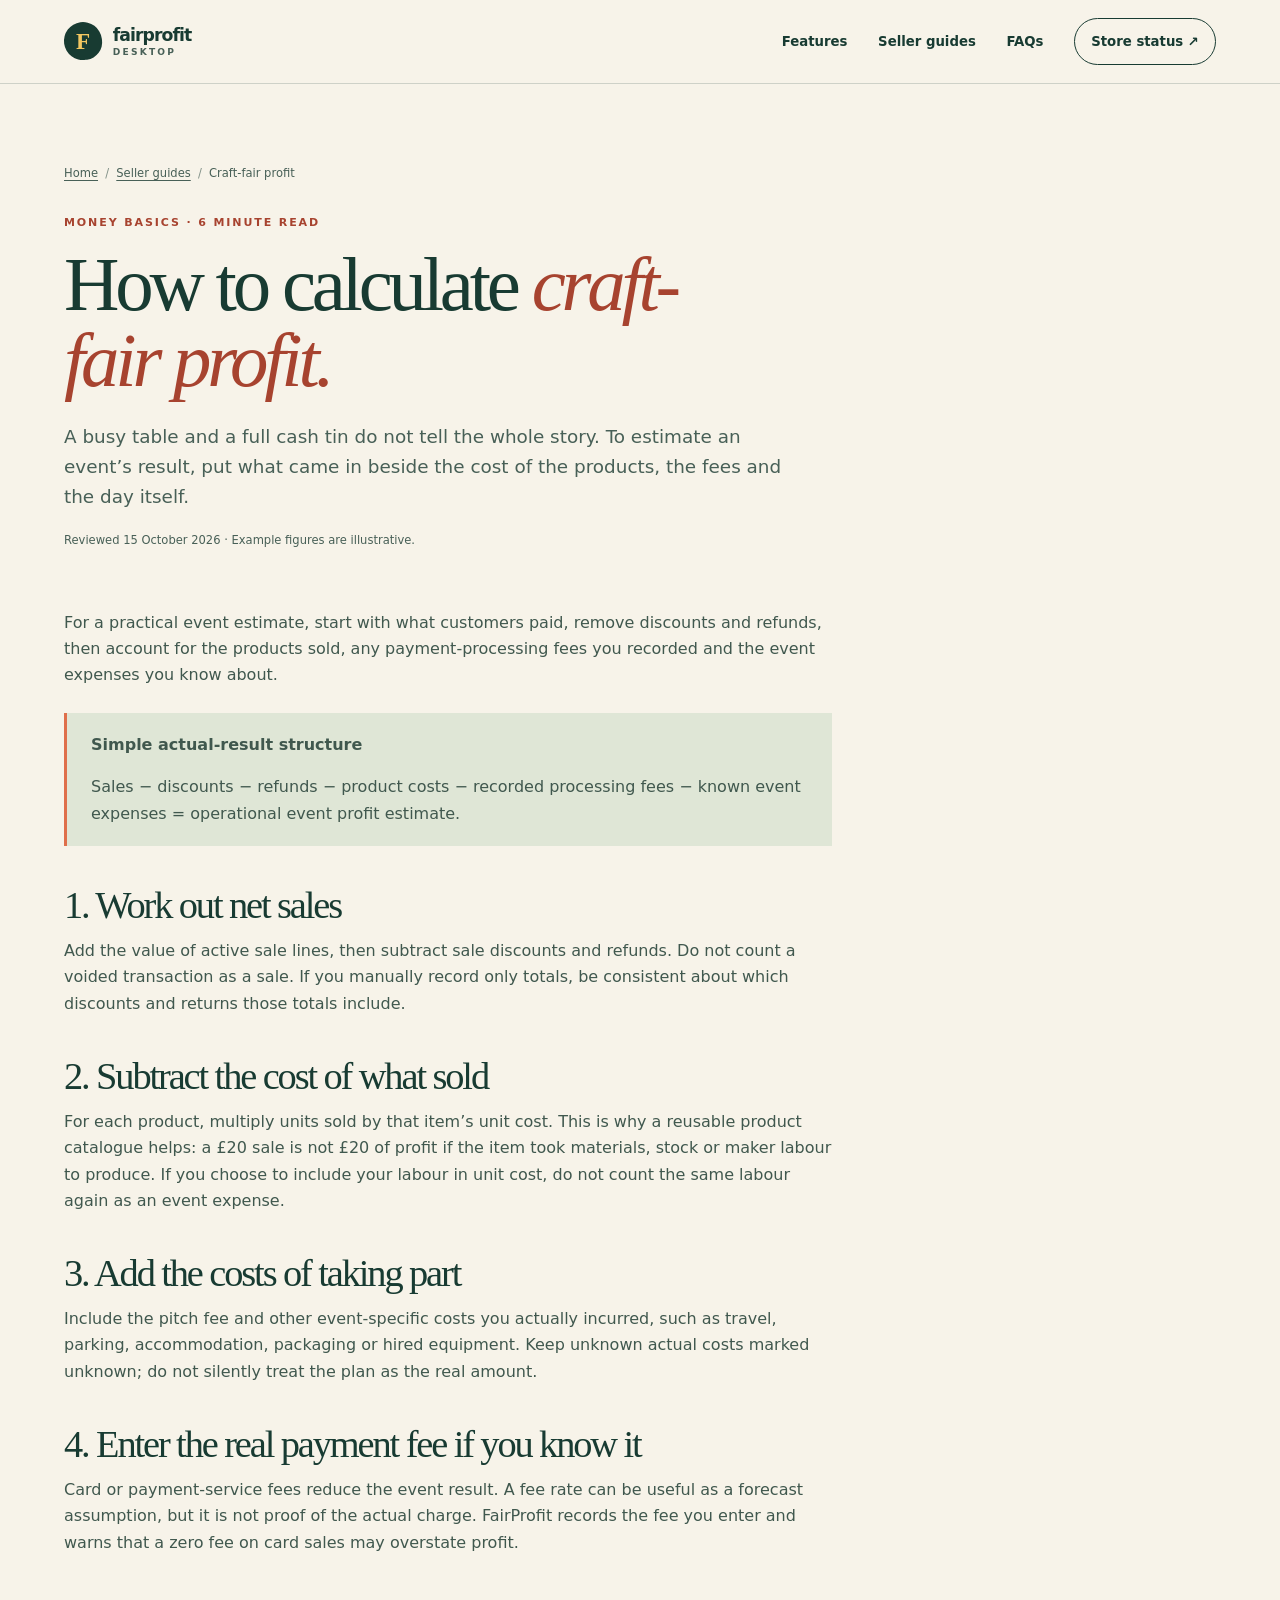
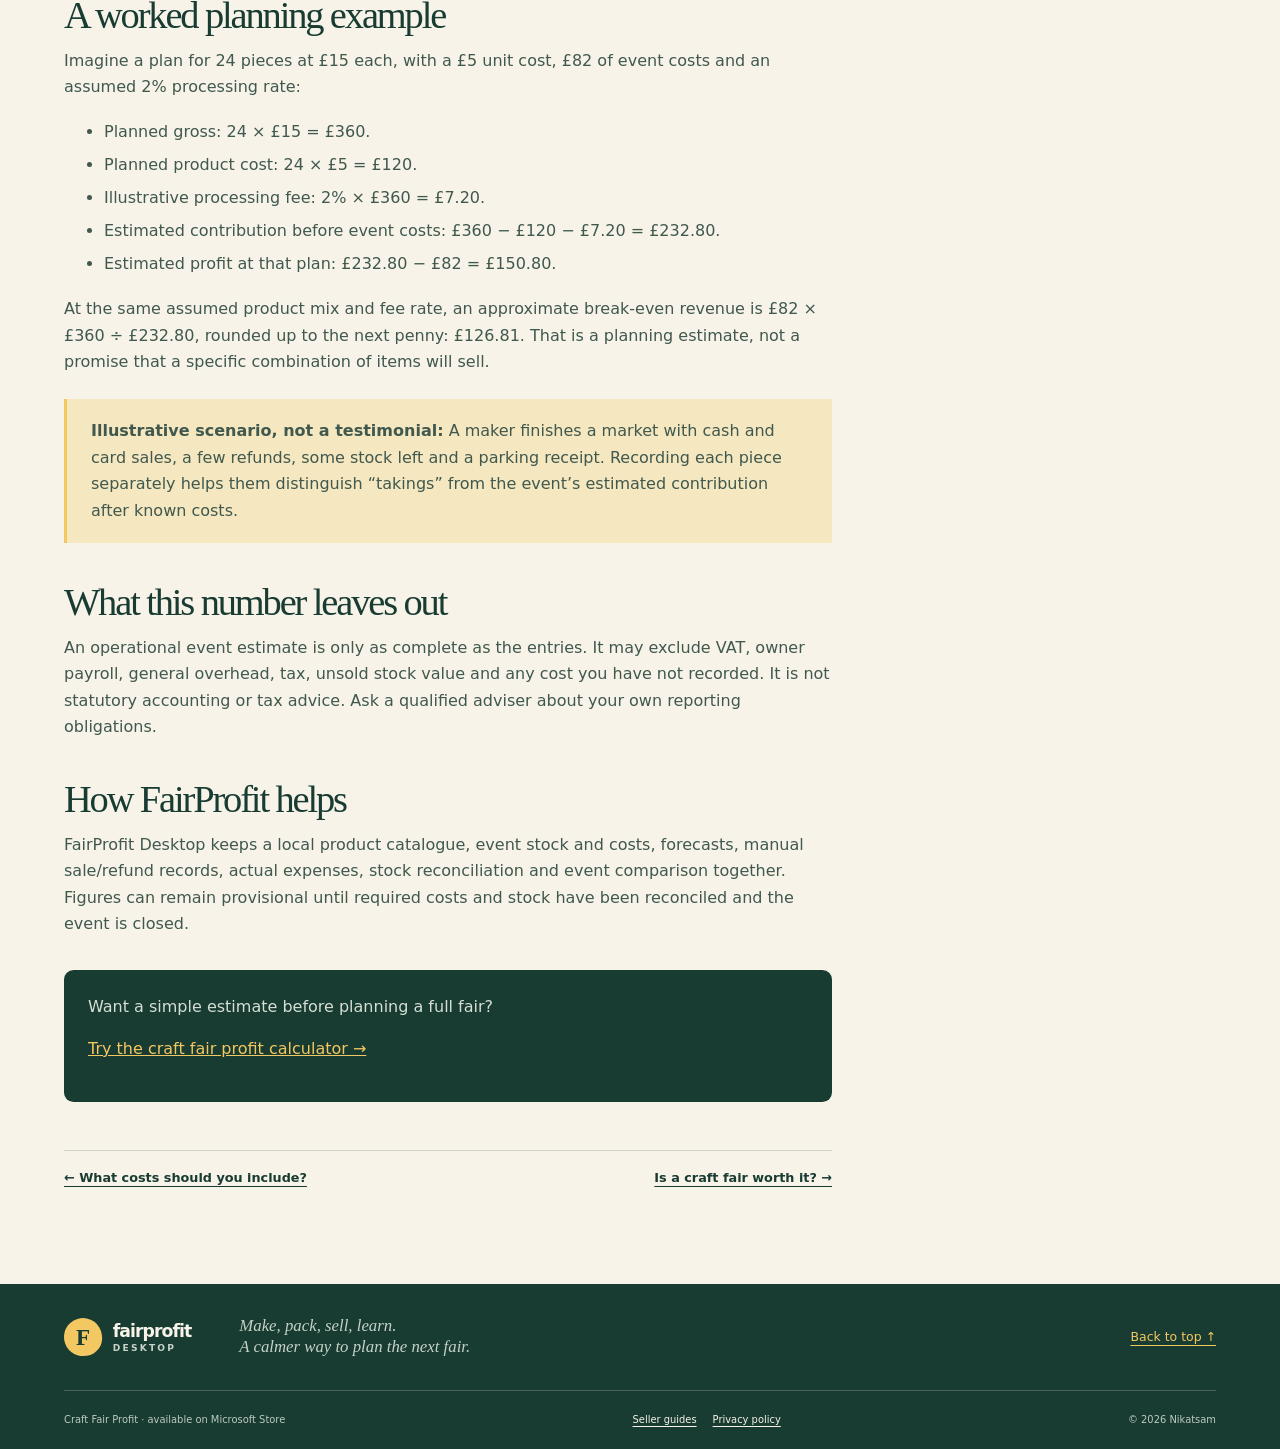
<file: guides/craft-fair-profit.html>
<!doctype html>
<html lang="en-GB">
<head>
<!-- ga:start -->
<!-- Google tag (gtag.js) -->
<script async src="https://www.googletagmanager.com/gtag/js?id=G-S093L3PEBR"></script>
<script>
  window.dataLayer = window.dataLayer || [];
  function gtag(){dataLayer.push(arguments);}
  gtag('js', new Date());

  gtag('config', 'G-S093L3PEBR');
</script>
<!-- ga:end -->
  <meta charset="utf-8"><meta name="viewport" content="width=device-width, initial-scale=1"><meta name="theme-color" content="#f7f3e9">
  <title>How to Calculate Craft Fair Profit | FairProfit Desktop</title>
  <meta name="description" content="Learn the craft fair profit formula, subtract product costs and market stall expenses, and estimate break-even. Try the homepage calculator for a simple example.">
  <link rel="canonical" href="https://nikatsam.github.io/WINAPP_CraftFairProfit_WEBSITE/guides/craft-fair-profit.html"><link rel="icon" href="../favicon.svg" type="image/svg+xml"><link rel="stylesheet" href="../styles.css">
  <meta property="og:type" content="article"><meta property="og:title" content="How to Calculate Craft Fair Profit"><meta property="og:description" content="Separate sales, unit costs, fees and market stall expenses to estimate event profit and break-even."><meta property="og:url" content="https://nikatsam.github.io/WINAPP_CraftFairProfit_WEBSITE/guides/craft-fair-profit.html">
  <script type="application/ld+json">{"@context":"https://schema.org","@graph":[{"@type":"BreadcrumbList","itemListElement":[{"@type":"ListItem","position":1,"name":"Home","item":"https://nikatsam.github.io/WINAPP_CraftFairProfit_WEBSITE/"},{"@type":"ListItem","position":2,"name":"Seller guides","item":"https://nikatsam.github.io/WINAPP_CraftFairProfit_WEBSITE/guides/"},{"@type":"ListItem","position":3,"name":"Craft fair profit","item":"https://nikatsam.github.io/WINAPP_CraftFairProfit_WEBSITE/guides/craft-fair-profit.html"}]},{"@type":"Article","headline":"How to Calculate Craft Fair Profit","description":"A practical method for estimating craft fair event profit and break-even.","datePublished":"2026-10-15","dateModified":"2026-10-16","inLanguage":"en-GB","mainEntityOfPage":"https://nikatsam.github.io/WINAPP_CraftFairProfit_WEBSITE/guides/craft-fair-profit.html"}]}</script>
</head>
<body>
  <a class="skip-link" href="#main">Skip to content</a>
  <header class="site-header"><a class="brand" href="../" aria-label="FairProfit Desktop home"><span class="brand-mark" aria-hidden="true"><span>F</span></span><span class="brand-name">fairprofit<span>desktop</span></span></a><button class="menu-toggle" type="button" aria-expanded="false" aria-controls="primary-nav" aria-label="Open navigation"><span></span><span></span></button><nav id="primary-nav" class="primary-nav" aria-label="Main navigation"><a href="../#features">Features</a><a href="./">Seller guides</a><a href="../#questions">FAQs</a><a class="nav-cta" href="../#store">Store status ↗</a></nav></header>
  <main id="main" class="section-wrap guide-page">
    <header class="guide-hero"><nav class="breadcrumbs" aria-label="Breadcrumb"><ol><li><a href="../">Home</a></li><li><a href="./">Seller guides</a></li><li aria-current="page">Craft-fair profit</li></ol></nav><p class="eyebrow">Money basics · 6 minute read</p><h1>How to calculate <em>craft-fair profit.</em></h1><p class="guide-dek">A busy table and a full cash tin do not tell the whole story. To estimate an event’s result, put what came in beside the cost of the products, the fees and the day itself.</p><p class="article-meta">Reviewed 15 October 2026 · Example figures are illustrative.</p></header>
    <article class="article-body">
      <p>For a practical event estimate, start with what customers paid, remove discounts and refunds, then account for the products sold, any payment-processing fees you recorded and the event expenses you know about.</p>
      <div class="callout"><p><strong>Simple actual-result structure</strong></p><p>Sales − discounts − refunds − product costs − recorded processing fees − known event expenses = operational event profit estimate.</p></div>
      <h2>1. Work out net sales</h2><p>Add the value of active sale lines, then subtract sale discounts and refunds. Do not count a voided transaction as a sale. If you manually record only totals, be consistent about which discounts and returns those totals include.</p>
      <h2>2. Subtract the cost of what sold</h2><p>For each product, multiply units sold by that item’s unit cost. This is why a reusable product catalogue helps: a £20 sale is not £20 of profit if the item took materials, stock or maker labour to produce. If you choose to include your labour in unit cost, do not count the same labour again as an event expense.</p>
      <h2>3. Add the costs of taking part</h2><p>Include the pitch fee and other event-specific costs you actually incurred, such as travel, parking, accommodation, packaging or hired equipment. Keep unknown actual costs marked unknown; do not silently treat the plan as the real amount.</p>
      <h2>4. Enter the real payment fee if you know it</h2><p>Card or payment-service fees reduce the event result. A fee rate can be useful as a forecast assumption, but it is not proof of the actual charge. FairProfit records the fee you enter and warns that a zero fee on card sales may overstate profit.</p>
      <h2>A worked planning example</h2><p>Imagine a plan for 24 pieces at £15 each, with a £5 unit cost, £82 of event costs and an assumed 2% processing rate:</p>
      <ul><li>Planned gross: 24 × £15 = £360.</li><li>Planned product cost: 24 × £5 = £120.</li><li>Illustrative processing fee: 2% × £360 = £7.20.</li><li>Estimated contribution before event costs: £360 − £120 − £7.20 = £232.80.</li><li>Estimated profit at that plan: £232.80 − £82 = £150.80.</li></ul>
      <p>At the same assumed product mix and fee rate, an approximate break-even revenue is £82 × £360 ÷ £232.80, rounded up to the next penny: £126.81. That is a planning estimate, not a promise that a specific combination of items will sell.</p>
      <div class="callout scenario"><p><strong>Illustrative scenario, not a testimonial:</strong> A maker finishes a market with cash and card sales, a few refunds, some stock left and a parking receipt. Recording each piece separately helps them distinguish “takings” from the event’s estimated contribution after known costs.</p></div>
      <h2>What this number leaves out</h2><p>An operational event estimate is only as complete as the entries. It may exclude VAT, owner payroll, general overhead, tax, unsold stock value and any cost you have not recorded. It is not statutory accounting or tax advice. Ask a qualified adviser about your own reporting obligations.</p>
      <h2>How FairProfit helps</h2><p>FairProfit Desktop keeps a local product catalogue, event stock and costs, forecasts, manual sale/refund records, actual expenses, stock reconciliation and event comparison together. Figures can remain provisional until required costs and stock have been reconciled and the event is closed.</p>
       <div class="article-cta"><p>Want a simple estimate before planning a full fair?</p><p><a href="../#calculator-title">Try the craft fair profit calculator →</a></p></div>
      <nav class="article-nav" aria-label="Related guides"><a href="craft-fair-costs.html">← What costs should you include?</a><a href="is-a-craft-fair-worth-it.html">Is a craft fair worth it? →</a></nav>
    </article>
  </main>
  <footer class="site-footer"><div class="footer-top"><a class="brand brand-footer" href="../"><span class="brand-mark" aria-hidden="true"><span>F</span></span><span class="brand-name">fairprofit<span>desktop</span></span></a><p>Make, pack, sell, learn.<br>A calmer way to plan the next fair.</p><a class="back-top" href="#main">Back to top ↑</a></div><div class="footer-bottom"><span>Craft Fair Profit · available on Microsoft Store</span><nav aria-label="Footer"><a href="./">Seller guides</a><a href="../privacy.html">Privacy policy</a></nav><span>© 2026 Nikatsam</span></div></footer>
  <script src="../script.js" defer></script>
</body>
</html>
</file>
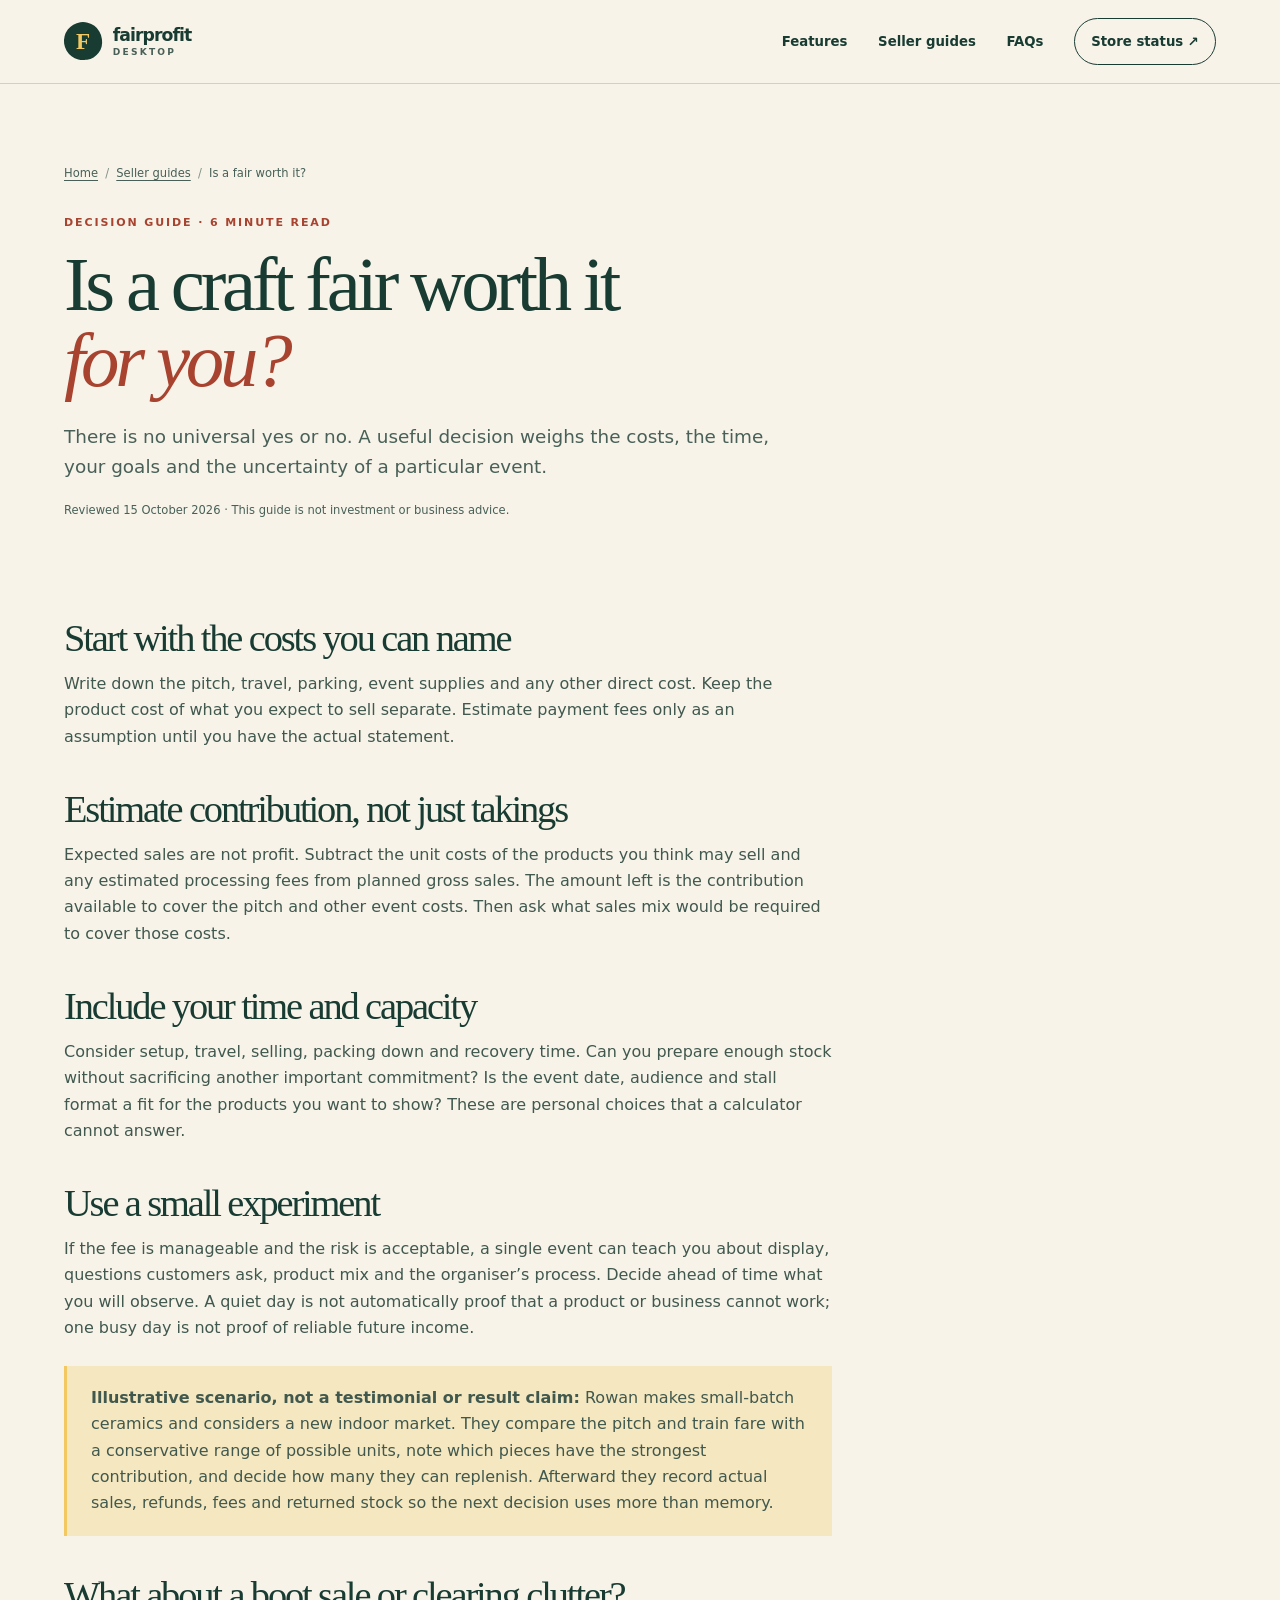
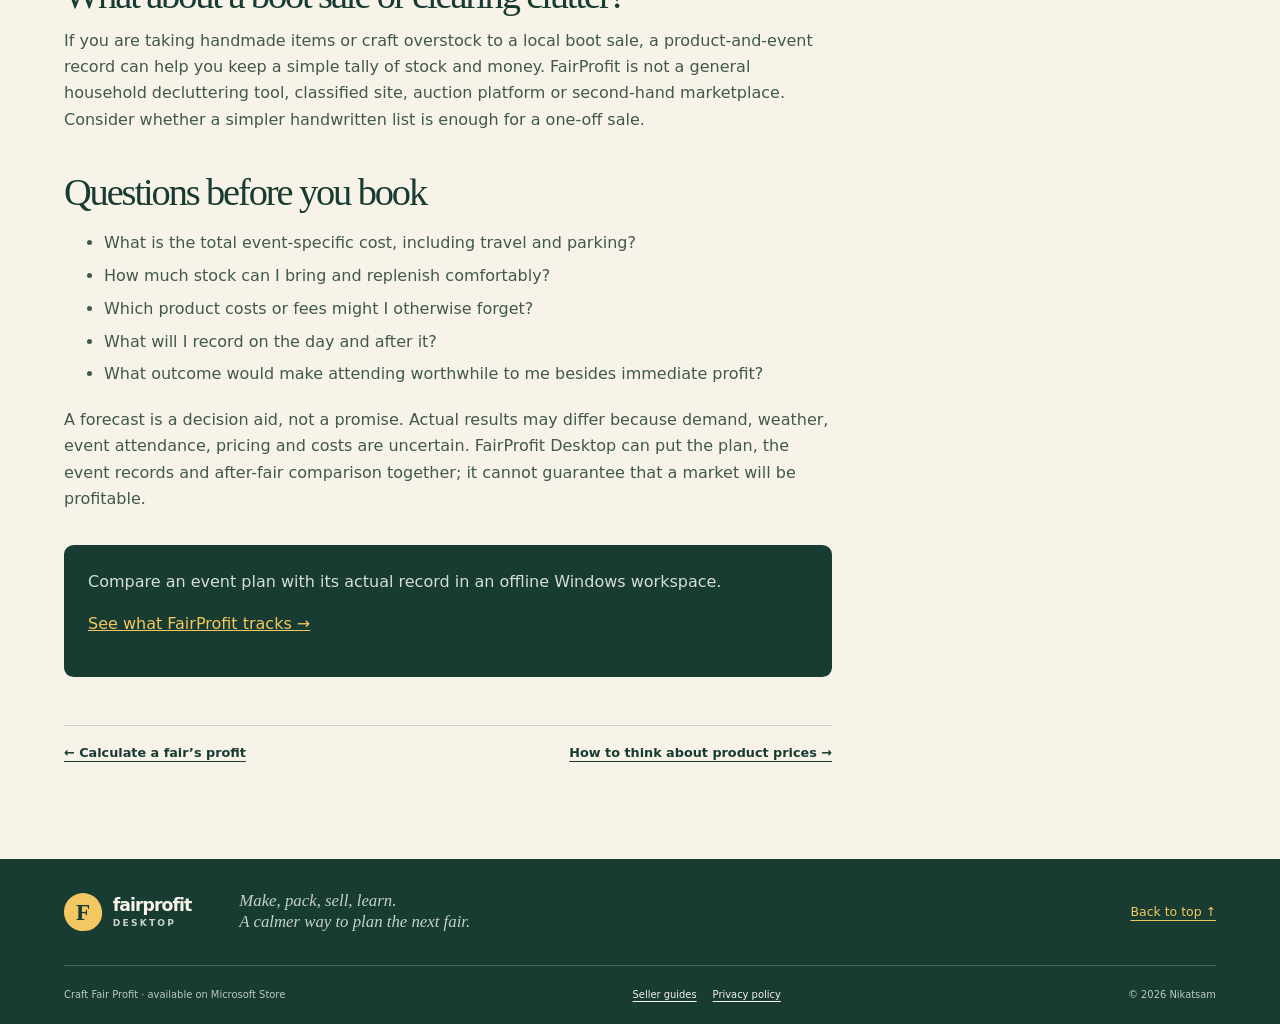
<file: guides/is-a-craft-fair-worth-it.html>
<!doctype html>
<html lang="en-GB">
<head>
<!-- ga:start -->
<!-- Google tag (gtag.js) -->
<script async src="https://www.googletagmanager.com/gtag/js?id=G-S093L3PEBR"></script>
<script>
  window.dataLayer = window.dataLayer || [];
  function gtag(){dataLayer.push(arguments);}
  gtag('js', new Date());

  gtag('config', 'G-S093L3PEBR');
</script>
<!-- ga:end -->
  <meta charset="utf-8"><meta name="viewport" content="width=device-width, initial-scale=1"><meta name="theme-color" content="#f7f3e9">
  <title>Is a craft fair worth it? A seller’s checklist</title>
  <meta name="description" content="A practical way to decide whether to book a craft fair: compare event costs, likely contribution, time, stock and uncertainty without expecting a guaranteed answer.">
  <link rel="canonical" href="https://nikatsam.github.io/WINAPP_CraftFairProfit_WEBSITE/guides/is-a-craft-fair-worth-it.html"><link rel="icon" href="../favicon.svg" type="image/svg+xml"><link rel="stylesheet" href="../styles.css">
  <meta property="og:type" content="article"><meta property="og:title" content="Is a craft fair worth it for a small seller?"><meta property="og:description" content="A thoughtful go/no-go checklist for planning a market stall."><meta property="og:url" content="https://nikatsam.github.io/WINAPP_CraftFairProfit_WEBSITE/guides/is-a-craft-fair-worth-it.html">
  <script type="application/ld+json">{"@context":"https://schema.org","@graph":[{"@type":"BreadcrumbList","itemListElement":[{"@type":"ListItem","position":1,"name":"Home","item":"https://nikatsam.github.io/WINAPP_CraftFairProfit_WEBSITE/"},{"@type":"ListItem","position":2,"name":"Seller guides","item":"https://nikatsam.github.io/WINAPP_CraftFairProfit_WEBSITE/guides/"},{"@type":"ListItem","position":3,"name":"Is a craft fair worth it?","item":"https://nikatsam.github.io/WINAPP_CraftFairProfit_WEBSITE/guides/is-a-craft-fair-worth-it.html"}]},{"@type":"Article","headline":"Is a craft fair worth it for a small seller?","description":"A practical decision checklist for independent sellers considering a market.","datePublished":"2026-10-15","dateModified":"2026-10-15","inLanguage":"en-GB","mainEntityOfPage":"https://nikatsam.github.io/WINAPP_CraftFairProfit_WEBSITE/guides/is-a-craft-fair-worth-it.html"}]}</script>
</head>
<body>
  <a class="skip-link" href="#main">Skip to content</a>
  <header class="site-header"><a class="brand" href="../" aria-label="FairProfit Desktop home"><span class="brand-mark" aria-hidden="true"><span>F</span></span><span class="brand-name">fairprofit<span>desktop</span></span></a><button class="menu-toggle" type="button" aria-expanded="false" aria-controls="primary-nav" aria-label="Open navigation"><span></span><span></span></button><nav id="primary-nav" class="primary-nav" aria-label="Main navigation"><a href="../#features">Features</a><a href="./">Seller guides</a><a href="../#questions">FAQs</a><a class="nav-cta" href="../#store">Store status ↗</a></nav></header>
  <main id="main" class="section-wrap guide-page">
    <header class="guide-hero"><nav class="breadcrumbs" aria-label="Breadcrumb"><ol><li><a href="../">Home</a></li><li><a href="./">Seller guides</a></li><li aria-current="page">Is a fair worth it?</li></ol></nav><p class="eyebrow">Decision guide · 6 minute read</p><h1>Is a craft fair worth it <em>for you?</em></h1><p class="guide-dek">There is no universal yes or no. A useful decision weighs the costs, the time, your goals and the uncertainty of a particular event.</p><p class="article-meta">Reviewed 15 October 2026 · This guide is not investment or business advice.</p></header>
    <article class="article-body">
      <h2>Start with the costs you can name</h2><p>Write down the pitch, travel, parking, event supplies and any other direct cost. Keep the product cost of what you expect to sell separate. Estimate payment fees only as an assumption until you have the actual statement.</p>
      <h2>Estimate contribution, not just takings</h2><p>Expected sales are not profit. Subtract the unit costs of the products you think may sell and any estimated processing fees from planned gross sales. The amount left is the contribution available to cover the pitch and other event costs. Then ask what sales mix would be required to cover those costs.</p>
      <h2>Include your time and capacity</h2><p>Consider setup, travel, selling, packing down and recovery time. Can you prepare enough stock without sacrificing another important commitment? Is the event date, audience and stall format a fit for the products you want to show? These are personal choices that a calculator cannot answer.</p>
      <h2>Use a small experiment</h2><p>If the fee is manageable and the risk is acceptable, a single event can teach you about display, questions customers ask, product mix and the organiser’s process. Decide ahead of time what you will observe. A quiet day is not automatically proof that a product or business cannot work; one busy day is not proof of reliable future income.</p>
      <div class="callout scenario"><p><strong>Illustrative scenario, not a testimonial or result claim:</strong> Rowan makes small-batch ceramics and considers a new indoor market. They compare the pitch and train fare with a conservative range of possible units, note which pieces have the strongest contribution, and decide how many they can replenish. Afterward they record actual sales, refunds, fees and returned stock so the next decision uses more than memory.</p></div>
      <h2>What about a boot sale or clearing clutter?</h2><p>If you are taking handmade items or craft overstock to a local boot sale, a product-and-event record can help you keep a simple tally of stock and money. FairProfit is not a general household decluttering tool, classified site, auction platform or second-hand marketplace. Consider whether a simpler handwritten list is enough for a one-off sale.</p>
      <h2>Questions before you book</h2><ul><li>What is the total event-specific cost, including travel and parking?</li><li>How much stock can I bring and replenish comfortably?</li><li>Which product costs or fees might I otherwise forget?</li><li>What will I record on the day and after it?</li><li>What outcome would make attending worthwhile to me besides immediate profit?</li></ul>
      <p>A forecast is a decision aid, not a promise. Actual results may differ because demand, weather, event attendance, pricing and costs are uncertain. FairProfit Desktop can put the plan, the event records and after-fair comparison together; it cannot guarantee that a market will be profitable.</p>
      <div class="article-cta"><p>Compare an event plan with its actual record in an offline Windows workspace.</p><p><a href="../#features">See what FairProfit tracks →</a></p></div>
      <nav class="article-nav" aria-label="Related guides"><a href="craft-fair-profit.html">← Calculate a fair’s profit</a><a href="craft-fair-pricing.html">How to think about product prices →</a></nav>
    </article>
  </main>
  <footer class="site-footer"><div class="footer-top"><a class="brand brand-footer" href="../"><span class="brand-mark" aria-hidden="true"><span>F</span></span><span class="brand-name">fairprofit<span>desktop</span></span></a><p>Make, pack, sell, learn.<br>A calmer way to plan the next fair.</p><a class="back-top" href="#main">Back to top ↑</a></div><div class="footer-bottom"><span>Craft Fair Profit · available on Microsoft Store</span><nav aria-label="Footer"><a href="./">Seller guides</a><a href="../privacy.html">Privacy policy</a></nav><span>© 2026 Nikatsam</span></div></footer>
  <script src="../script.js" defer></script>
</body>
</html>
</file>
<file: styles.css>
@charset "UTF-8";
:root {
  color-scheme: light;
  --ink: #183b32;
  --ink-soft: #486057;
  --paper: #f7f3e9;
  --paper-deep: #eee7d9;
  --white: #fffdf7;
  --coral: #df6f4b;
  --coral-dark: #a7432f;
  --sage: #bcc8a8;
  --sage-light: #dfe6d6;
  --yellow: #f3c761;
  --line: rgba(24, 59, 50, .18);
  --serif: "Iowan Old Style", "Palatino Linotype", "Book Antiqua", Georgia, serif;
  --sans: "Aptos", "Segoe UI", system-ui, -apple-system, sans-serif;
  --measure: 72rem;
}
* { box-sizing: border-box; }
html { scroll-behavior: smooth; scroll-padding-top: 5.5rem; }
body { margin: 0; background: var(--paper); color: var(--ink); font-family: var(--sans); font-size: 1rem; line-height: 1.65; -webkit-font-smoothing: antialiased; }
img { display: block; max-width: 100%; }
a { color: inherit; }
button, input { font: inherit; }
button, a { -webkit-tap-highlight-color: transparent; }
:focus-visible { outline: 3px solid var(--coral); outline-offset: 4px; }
.skip-link { position: fixed; z-index: 30; top: .5rem; left: .5rem; transform: translateY(-160%); background: var(--ink); color: white; padding: .75rem 1rem; }
.skip-link:focus { transform: none; }
.section-wrap { width: min(calc(100% - 3rem), var(--measure)); margin-inline: auto; }
.site-header { min-height: 5.25rem; padding: .8rem max(1.5rem, calc((100vw - var(--measure)) / 2)); display: flex; align-items: center; justify-content: space-between; gap: 2rem; border-bottom: 1px solid var(--line); background: rgba(247,243,233,.94); position: sticky; top: 0; z-index: 20; backdrop-filter: blur(16px); }
.brand { display: inline-flex; gap: .65rem; align-items: center; text-decoration: none; flex: none; }
.brand-mark { display: grid; width: 2.4rem; aspect-ratio: 1; place-items: center; background: var(--ink); color: var(--yellow); border-radius: 50% 50% 46% 50%; transform: rotate(-8deg); }
.brand-mark span { font-family: var(--serif); font-size: 1.45rem; font-weight: 700; transform: rotate(8deg); }
.brand-name { font-weight: 800; letter-spacing: -.055em; line-height: .95; font-size: 1.08rem; }
.brand-name > span { display: block; margin-top: .3rem; color: var(--ink-soft); font-size: .57rem; font-weight: 650; letter-spacing: .24em; text-transform: uppercase; }
.primary-nav { display: flex; align-items: center; gap: clamp(1rem, 2.4vw, 2.25rem); font-size: .83rem; font-weight: 650; }
.primary-nav a { text-decoration: none; transition: color .2s ease; }
.primary-nav a:hover, .text-link:hover { color: var(--coral-dark); }
.primary-nav .nav-cta { padding: .7rem 1rem; border: 1px solid var(--ink); border-radius: 999px; }
.menu-toggle { display: none; border: 1px solid var(--ink); background: transparent; border-radius: 50%; width: 2.7rem; height: 2.7rem; padding: .7rem; }
.menu-toggle span { display: block; height: 1px; background: var(--ink); margin: .33rem 0; }
.hero { min-height: min(50rem, calc(100svh - 5.2rem)); position: relative; display: grid; grid-template-columns: minmax(0, .9fr) minmax(24rem, 1.1fr); align-items: center; gap: 2rem; padding-block: 4.7rem 5.1rem; }
.hero-copy { max-width: 39rem; position: relative; z-index: 2; padding-bottom: 2rem; }
.home-breadcrumbs { margin-bottom: .75rem; }
.eyebrow { margin: 0 0 1.05rem; text-transform: uppercase; font-size: .69rem; letter-spacing: .17em; line-height: 1.4; font-weight: 800; color: var(--coral-dark); }
.live-dot { display: inline-block; width: .55rem; height: .55rem; margin-right: .42rem; border-radius: 50%; background: var(--coral); box-shadow: 0 0 0 .25rem rgba(223,111,75,.16); animation: pulse 2.6s infinite; }
h1, h2, h3, p { margin-top: 0; }
h1, h2 { font-family: var(--serif); letter-spacing: -.055em; font-weight: 500; line-height: .99; }
h1 { max-width: 11ch; margin-bottom: 1.4rem; font-size: clamp(3.5rem, 7vw, 6.45rem); }
h1 em, h2 em { color: var(--coral-dark); font-weight: 500; }
.hero-intro { max-width: 37rem; color: var(--ink-soft); font-size: clamp(1rem, 1.5vw, 1.18rem); line-height: 1.68; }
.hero-actions { display: flex; flex-wrap: wrap; align-items: center; gap: 1.3rem; margin-top: 2rem; }
.button { display: inline-flex; min-height: 3.2rem; align-items: center; justify-content: center; gap: 1.2rem; padding: .82rem 1.25rem; border-radius: 999px; font-size: .88rem; font-weight: 750; text-decoration: none; transition: transform .2s ease, box-shadow .2s ease, background .2s ease; }
.button:hover { transform: translateY(-3px); box-shadow: 0 .7rem 1.4rem rgba(24,59,50,.15); }
.button-dark { background: var(--ink); color: white; }
.button-dark:hover { background: #27584a; }
.text-link { font-size: .85rem; font-weight: 750; text-decoration-thickness: 1px; text-underline-offset: 4px; }
.hero-proof { padding: 0; margin: 2.3rem 0 0; display: flex; flex-wrap: wrap; gap: .55rem 1.15rem; list-style: none; color: var(--ink-soft); font-size: .72rem; }
.hero-proof li { white-space: nowrap; }
.hero-proof span { color: var(--coral); font-size: .53rem; vertical-align: .13em; margin-right: .25rem; }
.hero-art { position: relative; min-height: 35rem; isolation: isolate; }
.hero-art::before { content: ""; position: absolute; z-index: -2; inset: 5% 3% 8% 7%; border-radius: 49% 51% 46% 54% / 46% 43% 57% 54%; background: #e6e4d1; transform: rotate(5deg); }
.hero-art::after { content: ""; position: absolute; z-index: -1; width: 13rem; aspect-ratio: 1; top: 6%; right: 9%; border-radius: 50%; background: var(--yellow); opacity: .9; }
.orbit { position: absolute; border: 1px solid rgba(24,59,50,.15); border-radius: 50%; }
.orbit-one { inset: 3% 4% 8% 4%; transform: rotate(-20deg); }
.orbit-two { inset: 9% 0 6% 10%; transform: rotate(36deg); }
.sun-disc { position: absolute; width: 9rem; aspect-ratio: 1; top: 13%; right: 22%; background: #ee9e67; border-radius: 50%; opacity: .75; }
.awning { position: absolute; z-index: 2; left: 22%; top: 40%; width: 58%; height: 6.3rem; display: flex; overflow: hidden; border-radius: 1.4rem .3rem 0 0; transform: rotate(-2deg); box-shadow: 0 .7rem 1.4rem rgba(24,59,50,.12); }
.awning i { flex: 1; background: var(--coral); border-radius: 0 0 48% 48%; }
.awning i:nth-child(even) { background: var(--white); }
.stall-counter { position: absolute; left: 19%; top: 56%; width: 64%; height: 9rem; background: #c07a50; border: .7rem solid #e4b17d; border-top-width: 1.1rem; transform: perspective(20rem) rotateX(-4deg) rotate(-2deg); box-shadow: 0 1.2rem 0 #87543a, 0 1.8rem 2rem rgba(24,59,50,.2); }
.counter-line { position: absolute; top: 32%; left: 10%; width: 25%; height: .5rem; background: #f5d9a8; border-radius: 99px; }
.counter-line.short { top: 49%; width: 17%; opacity: .7; }
.counter-leg { position: absolute; bottom: -3.6rem; left: 9%; height: 3.4rem; width: .75rem; background: #81543c; transform: skew(-8deg); }
.counter-leg.right { left: auto; right: 9%; transform: skew(8deg); }
.plant { position: absolute; z-index: 4; top: 57%; width: 4rem; height: 7.5rem; }
.plant-left { left: 8%; transform: rotate(-10deg); }
.plant-right { right: 4%; top: 59%; transform: rotate(12deg); }
.plant b { position: absolute; bottom: 30%; left: 50%; width: 1.2rem; height: 3rem; background: #54705b; border-radius: 100% 0 100% 0; transform-origin: bottom; }
.plant b:nth-child(2) { transform: rotate(48deg); }
.plant b:nth-child(3) { transform: rotate(-48deg) scale(.8); }
.plant span { position: absolute; bottom: 0; left: 50%; width: 2.7rem; height: 2.1rem; border-radius: .2rem .2rem 1rem 1rem; background: #df6f4b; transform: translateX(-50%); }
.float-card { position: absolute; z-index: 6; background: var(--white); box-shadow: 0 1rem 3rem rgba(24,59,50,.13); }
.card-break { top: 15%; left: 4%; width: 13.6rem; padding: 1rem 1.1rem; border-radius: 1rem 1rem 1rem .2rem; transform: rotate(-5deg); animation: float-card 6s ease-in-out infinite; }
.mini-label, .float-card small { display: block; color: var(--ink-soft); font-size: .53rem; letter-spacing: .09em; font-weight: 750; }
.card-break strong { display: block; margin: .15rem 0 .45rem; font-family: var(--serif); font-size: 1.75rem; font-weight: 500; }
.card-break small { font-size: .58rem; letter-spacing: 0; font-weight: 550; }
.progress { display: block; height: .3rem; margin-bottom: .42rem; border-radius: 99px; background: #e5e8df; }
.progress i { display: block; width: 68%; height: 100%; background: var(--sage); border-radius: inherit; }
.card-stock { top: 29%; right: 1%; min-width: 13.5rem; display: flex; align-items: center; gap: .65rem; padding: .75rem; border-radius: .3rem 1rem 1rem 1rem; transform: rotate(4deg); animation: float-card 7s ease-in-out -3s infinite; }
.stack-icon { width: 2.1rem; height: 2.1rem; display: grid; place-items: center; color: var(--ink); background: var(--sage-light); border-radius: 50%; font-size: 1.1rem; }
.card-stock b, .card-stock small { display: block; }
.card-stock b { font-size: .72rem; }
.card-stock small { font-size: .58rem; letter-spacing: 0; font-weight: 550; }
.tick { margin-left: auto; color: #487050; font-weight: 900; }
.price-tag { position: absolute; z-index: 7; right: 13%; bottom: 7%; width: 6.6rem; padding: .8rem .5rem 1rem; text-align: center; background: var(--yellow); clip-path: polygon(0 0,100% 0,100% 88%,50% 100%,0 88%); transform: rotate(8deg); animation: tag-sway 5s ease-in-out infinite; }
.price-tag span { font-size: .48rem; letter-spacing: .18em; font-weight: 800; }
.price-tag b { display: block; margin-top: .45rem; font-family: var(--serif); font-size: .95rem; line-height: .95; }
.price-tag i { display: block; position: absolute; top: .25rem; left: 50%; width: .35rem; height: .35rem; border-radius: 50%; background: var(--coral-dark); }
.art-note { position: absolute; left: 4%; bottom: 3%; font-family: var(--serif); font-size: 1.08rem; font-style: italic; line-height: 1.15; transform: rotate(-6deg); }
.hero-bottom { position: absolute; inset: auto 0 1rem; display: flex; justify-content: space-between; color: var(--ink-soft); font-size: .57rem; font-weight: 800; letter-spacing: .13em; }
.ticker { overflow: hidden; border-block: 1px solid var(--ink); padding: .9rem 0; color: var(--ink); background: var(--yellow); }
.ticker-track { display: flex; width: max-content; align-items: center; gap: 1.6rem; animation: ticker 40s linear infinite; font-size: .68rem; letter-spacing: .16em; font-weight: 850; }
.ticker-track b { color: var(--coral-dark); font-size: 1rem; }
.section-light { background: var(--sage-light); }
.process-section { width: 100%; max-width: none; padding: 7.5rem max(1.5rem, calc((100vw - var(--measure)) / 2)); }
.section-heading { margin-bottom: 3rem; }
.split-heading { display: flex; align-items: end; justify-content: space-between; gap: 3rem; }
h2 { margin-bottom: 0; font-size: clamp(2.8rem, 5.2vw, 4.9rem); }
.split-heading > p { width: min(29rem, 43%); margin: 0 0 .35rem; color: var(--ink-soft); }
.process-grid { display: grid; grid-template-columns: repeat(3,1fr); border-top: 1px solid var(--line); border-bottom: 1px solid var(--line); }
.process-card { position: relative; min-height: 22rem; padding: 2rem 2rem 2.5rem 0; }
.process-card + .process-card { border-left: 1px solid var(--line); padding-left: 2rem; }
.process-number { position: absolute; top: 1.6rem; right: 1rem; color: #73867a; font-size: .68rem; font-weight: 800; }
.process-doodle { width: 5.5rem; height: 5.5rem; position: relative; margin: .3rem 0 2rem; border-radius: 50%; background: #f5d083; transform: rotate(-8deg); }
.process-doodle i { position: absolute; left: 24%; top: 26%; width: 51%; height: .45rem; border-radius: 99px; background: var(--ink); }
.process-doodle i:nth-child(2) { top: 43%; width: 38%; }
.process-doodle i:nth-child(3) { top: 60%; width: 44%; }
.process-doodle b { position: absolute; right: -1rem; bottom: -.5rem; display: grid; place-items: center; width: 2rem; height: 2rem; border: 2px solid var(--ink); border-radius: 50%; background: var(--white); font-family: var(--serif); }
.doodle-pack { background: #efb2a0; border-radius: 45% 55% 50% 50%; transform: rotate(8deg); }
.doodle-pack b { background: var(--yellow); }
.doodle-learn { background: var(--sage); }
.doodle-learn b { font-family: var(--sans); }
.process-card h3, .feature-row h3 { margin: 0 0 .55rem; font-family: var(--serif); font-size: 1.55rem; font-weight: 550; letter-spacing: -.03em; }
.process-card p { min-height: 5.5rem; color: var(--ink-soft); font-size: .9rem; }
.process-card > a { font-size: .76rem; font-weight: 800; text-decoration-thickness: 1px; text-underline-offset: 4px; }
.process-featured::after { content: "THE HANDY BIT"; position: absolute; right: 2rem; bottom: 1.2rem; font-size: .55rem; letter-spacing: .15em; font-weight: 850; color: var(--coral-dark); }
.feature-section { padding-block: 7.5rem; }
.centered-heading { text-align: center; max-width: 44rem; margin: 0 auto 4rem; }
.centered-heading > p:last-child { max-width: 35rem; margin: 1rem auto 0; color: var(--ink-soft); }
.feature-layout { display: grid; grid-template-columns: minmax(0, 1.5fr) minmax(15rem, .7fr); gap: clamp(2.5rem, 7vw, 7rem); align-items: start; }
.feature-list { border-top: 1px solid var(--line); }
.feature-row { display: grid; grid-template-columns: 2.3rem 1fr 1.5rem; gap: 1.1rem; padding: 1.6rem 0; border-bottom: 1px solid var(--line); }
.feature-index { padding-top: .35rem; color: var(--coral-dark); font-family: var(--serif); font-size: 1.1rem; font-style: italic; }
.feature-row p { max-width: 44rem; margin: 0; color: var(--ink-soft); font-size: .88rem; }
.feature-mark { padding-top: .2rem; text-align: right; color: var(--coral-dark); font-size: 1.2rem; }
.feature-aside { position: sticky; top: 7rem; overflow: hidden; min-height: 21rem; padding: 2rem; background: var(--ink); color: var(--paper); border-radius: 1rem 1rem 1rem .2rem; }
.aside-kicker { font-size: .57rem; letter-spacing: .18em; color: var(--yellow); font-weight: 800; }
.feature-aside blockquote { margin: 2rem 0 1rem; font-family: var(--serif); font-size: 2rem; line-height: 1.05; letter-spacing: -.04em; }
.feature-aside p { color: #d2dcd2; font-size: .83rem; }
.feature-aside .text-link { display: inline-block; margin-top: .4rem; color: var(--yellow); }
.aside-stamp { position: absolute; right: 1rem; bottom: -2rem; color: rgba(247,243,233,.09); font-size: 2.9rem; line-height: .85; letter-spacing: -.1em; font-weight: 900; transform: rotate(-12deg); }
.screens-section { padding-block: 7.3rem; background: #e4e1d3; }
.screens-heading { margin-bottom: 2.5rem; }
.screenshot-grid { display: grid; grid-template-columns: 1fr 1fr; gap: 1.3rem; }
.screenshot { min-width: 0; margin: 0; padding: .6rem; background: var(--white); box-shadow: 0 .7rem 1.7rem rgba(24,59,50,.08); transition: transform .25s ease, box-shadow .25s ease; }
.screenshot:hover { transform: translateY(-4px); box-shadow: 0 1rem 2rem rgba(24,59,50,.14); }
.screenshot img { width: 100%; height: auto; aspect-ratio: 1920 / 1009; object-fit: contain; background: #e7e7e7; }
.screenshot figcaption { padding: .7rem .35rem .25rem; color: var(--ink-soft); font-size: .73rem; font-weight: 650; }
.screenshot figcaption span { margin-right: .5rem; color: var(--coral-dark); font-size: .65rem; font-weight: 850; }
.screenshot-large { grid-column: 1 / -1; }
.screenshot-wide { grid-column: 1 / -1; }
.people-section { padding-block: 7.5rem; }
.people-grid { display: grid; grid-template-columns: repeat(3,1fr); gap: 1rem; }
.people-card { position: relative; min-height: 24rem; padding: 2rem; overflow: hidden; border-radius: .8rem .8rem .8rem .15rem; }
.people-coral { background: #f0d0c3; }
.people-sage { background: #dce3d3; }
.people-yellow { background: #f5dfaa; }
.people-card .eyebrow { position: relative; z-index: 1; margin-bottom: 4rem; font-size: .58rem; }
.people-card h3 { position: relative; z-index: 1; max-width: 13ch; margin-bottom: 1rem; font-family: var(--serif); font-size: 1.85rem; line-height: 1.08; font-weight: 550; letter-spacing: -.035em; }
.people-card > p:last-child { position: relative; z-index: 1; max-width: 27rem; margin: 0; color: #42564d; font-size: .82rem; }
.people-shape { position: absolute; top: 2.6rem; right: 1.2rem; width: 6rem; height: 6rem; border: 1px solid rgba(24,59,50,.28); border-radius: 50%; }
.shape-sun::before, .shape-sun::after { content: ""; position: absolute; inset: .7rem; border: 1px solid rgba(24,59,50,.24); border-radius: 50%; }
.shape-sun::after { inset: 1.5rem; background: rgba(243,199,97,.55); }
.shape-leaf { border-radius: 0 100% 0 100%; transform: rotate(-30deg); background: rgba(188,200,168,.6); }
.shape-star { border: 0; font-size: 5rem; color: rgba(167,67,47,.4); line-height: 1; }
.scenario-note { margin: 1rem 0 0; color: var(--ink-soft); font-size: .72rem; font-style: italic; }
.calculator-section { padding-block: 7rem; background: var(--ink); color: var(--paper); }
.calculator-layout { display: grid; grid-template-columns: .8fr 1.2fr; align-items: center; gap: clamp(2rem, 7vw, 6rem); }
.calculator-copy .eyebrow { color: var(--yellow); }
.calculator-copy h2 { margin-bottom: 1.2rem; }
.calculator-copy h2 em { color: #f2a083; }
.calculator-copy > p:not(.eyebrow) { color: #d4ddd2; }
.calculator-note { padding-left: .9rem; border-left: 2px solid var(--yellow); font-size: .76rem; }
.mini-calculator { padding: clamp(1.1rem,3vw,2rem); background: var(--white); color: var(--ink); border-radius: 1rem 1rem 1rem .15rem; box-shadow: 0 1.5rem 4rem rgba(0,0,0,.16); }
.calc-heading { display: flex; align-items: center; gap: .8rem; padding-bottom: 1.2rem; border-bottom: 1px solid var(--line); }
.calc-icon { display: grid; width: 2.4rem; height: 2.4rem; place-items: center; border-radius: 50%; background: var(--yellow); font-family: var(--serif); font-size: 1.2rem; }
.calc-heading b, .calc-heading small { display: block; }
.calc-heading b { font-family: var(--serif); font-size: 1.2rem; }
.calc-heading small { color: var(--ink-soft); font-size: .68rem; }
.calc-local { margin-left: auto; padding: .35rem .5rem; border: 1px solid var(--line); border-radius: 99px; color: var(--ink-soft); font-size: .52rem; letter-spacing: .08em; font-weight: 800; }
.calc-fields { display: grid; grid-template-columns: 1fr 1fr; gap: .8rem 1rem; padding-block: 1.3rem; }
.calc-fields label { display: grid; gap: .3rem; color: var(--ink-soft); font-size: .67rem; font-weight: 700; }
.calc-fields input { width: 100%; min-height: 2.7rem; padding: .55rem .65rem; border: 1px solid #c6cec5; border-radius: .35rem; background: #fff; color: var(--ink); font-size: 1rem; font-weight: 700; }
.calc-fields input:focus { outline: 3px solid var(--coral); outline-offset: 1px; }
.calc-fields small { color: #64736a; font-size: .59rem; font-weight: 500; }
.fee-field { grid-column: 1 / -1; max-width: calc(50% - .5rem); }
.calc-results { display: grid; grid-template-columns: 1fr 1fr 1.35fr; border-top: 1px solid var(--line); border-bottom: 1px solid var(--line); }
.calc-results > div { padding: .9rem .65rem .9rem 0; }
.calc-results > div + div { padding-left: .8rem; border-left: 1px solid var(--line); }
.calc-results span, .calc-results b { display: block; }
.calc-results span { min-height: 2.1em; color: var(--ink-soft); font-size: .62rem; }
.calc-results b { font-family: var(--serif); font-size: clamp(1.15rem,2.5vw,1.8rem); font-weight: 550; letter-spacing: -.03em; }
.calc-results .result-break b { color: var(--coral-dark); }
.calc-footnote { margin: .9rem 0 0; color: var(--ink-soft); font-size: .68rem; }
.guides-section { padding-block: 7.5rem; }
.guide-cards { display: grid; grid-template-columns: repeat(2,1fr); gap: .9rem; }
.guide-card { position: relative; min-height: 16rem; padding: 1.5rem; border: 1px solid var(--line); border-radius: .65rem .65rem .65rem .1rem; text-decoration: none; transition: background .25s ease, transform .25s ease; }
.guide-card:hover { transform: translateY(-4px); background: var(--white); }
.guide-tag { color: var(--coral-dark); font-size: .57rem; letter-spacing: .12em; font-weight: 850; }
.guide-card h3 { max-width: 23ch; margin: 1.6rem 0 .5rem; font-family: var(--serif); font-size: 1.6rem; font-weight: 550; line-height: 1.08; letter-spacing: -.03em; }
.guide-card p { max-width: 43ch; color: var(--ink-soft); font-size: .8rem; }
.guide-arrow { position: absolute; right: 1.5rem; bottom: 1.1rem; font-size: .73rem; font-weight: 800; }
.all-guides { display: inline-block; margin-top: 1.5rem; font-size: .83rem; font-weight: 800; text-underline-offset: 5px; }
.faq-section { padding-block: 7.5rem; background: var(--sage-light); }
.faq-layout { display: grid; grid-template-columns: .75fr 1.25fr; gap: clamp(2rem, 8vw, 8rem); align-items: start; }
.faq-intro { position: sticky; top: 8rem; }
.faq-intro > p:last-child { max-width: 22rem; margin-top: 1rem; color: var(--ink-soft); }
.faq-list { border-top: 1px solid var(--line); }
.faq-list details { border-bottom: 1px solid var(--line); }
.faq-list summary { display: flex; align-items: center; justify-content: space-between; gap: 1rem; padding: 1.1rem 0; cursor: pointer; list-style: none; font-family: var(--serif); font-size: 1.17rem; font-weight: 600; letter-spacing: -.02em; }
.faq-list summary::-webkit-details-marker { display: none; }
.faq-list summary::after { content: "+"; flex: none; display: grid; width: 1.7rem; height: 1.7rem; place-items: center; border: 1px solid var(--ink); border-radius: 50%; font-family: var(--sans); font-size: .95rem; transition: transform .2s ease, background .2s ease; }
.faq-list details[open] summary::after { transform: rotate(45deg); background: var(--yellow); }
.faq-list details p { max-width: 52rem; padding: 0 2.4rem 1.2rem 0; margin: 0; color: var(--ink-soft); font-size: .84rem; }
.store-section { position: relative; display: grid; grid-template-columns: 8rem 1fr auto; align-items: center; gap: 2rem; padding-block: 6rem; }
.store-seal { display: grid; place-items: center; width: 7rem; height: 7rem; border: 1px solid var(--ink); border-radius: 50%; text-align: center; transform: rotate(-9deg); }
.store-seal span { font-size: .67rem; letter-spacing: .16em; line-height: 1.35; font-weight: 850; }
.store-seal b { position: absolute; right: -.5rem; top: -.4rem; display: grid; place-items: center; width: 2rem; height: 2rem; border-radius: 50%; background: var(--coral); color: white; font-size: 1rem; }
.store-copy { max-width: 36rem; }
.store-copy .eyebrow { margin-bottom: .7rem; }
.store-copy h2 { font-size: clamp(2.2rem,4vw,3.5rem); }
.store-copy > p:last-child { margin: .8rem 0 0; color: var(--ink-soft); font-size: .82rem; }
.button-store { grid-column: 3; grid-row: 1; background: var(--yellow); white-space: nowrap; }
.store-status { position: absolute; right: 0; bottom: 3.3rem; width: 14rem; margin: 0; color: var(--ink-soft); font-size: .61rem; text-align: center; }
.site-footer { padding: 2rem max(1.5rem, calc((100vw - var(--measure)) / 2)) 1.3rem; color: var(--paper); background: var(--ink); }
.footer-top { display: flex; align-items: center; gap: 3rem; padding-bottom: 2rem; border-bottom: 1px solid rgba(247,243,233,.22); }
.brand-footer .brand-mark { background: var(--yellow); color: var(--ink); }
.brand-footer .brand-name > span { color: #c9d3c7; }
.brand-footer { color: var(--paper); }
.footer-top > p { margin: 0; color: #c5d2c7; font-family: var(--serif); font-size: 1.05rem; line-height: 1.25; font-style: italic; }
.back-top { margin-left: auto; color: var(--yellow); font-size: .78rem; text-underline-offset: 4px; }
.footer-bottom { display: flex; justify-content: space-between; align-items: center; gap: 1rem; padding-top: 1.3rem; color: #bdcbbf; font-size: .62rem; }
.footer-bottom nav { display: flex; flex-wrap: wrap; gap: 1rem; }
.footer-bottom a { color: var(--paper); text-underline-offset: 3px; }
.footer-disclaimer { margin: 1.2rem 0 0; padding-top: .8rem; border-top: 1px solid rgba(247,243,233,.13); color: #b2c0b4; font-size: .61rem; }
.guide-page { min-height: 100vh; }
.guide-hero { padding-block: 5rem 3rem; max-width: 56rem; }
.breadcrumbs { margin: 0 0 2rem; color: var(--ink-soft); font-size: .72rem; }
.breadcrumbs ol { display: flex; flex-wrap: wrap; gap: .45rem; padding: 0; margin: 0; list-style: none; }
.breadcrumbs li + li::before { content: "/"; margin-right: .45rem; color: #829188; }
.breadcrumbs a { text-underline-offset: 3px; }
.guide-hero h1 { max-width: 16ch; font-size: clamp(3rem,6vw,5.6rem); }
.guide-dek { max-width: 45rem; color: var(--ink-soft); font-size: 1.15rem; }
.article-meta { color: var(--ink-soft); font-size: .72rem; }
.article-body { max-width: 48rem; padding-bottom: 6rem; }
.article-body h2 { margin: 2.5rem 0 .85rem; font-size: 2.4rem; }
.article-body h3 { margin: 2rem 0 .5rem; font-family: var(--serif); font-size: 1.55rem; }
.article-body p, .article-body li { color: #40584e; }
.article-body li { padding: .2rem 0; }
.print-checklist { padding: 1.1rem 1.4rem; border: 1px dashed var(--ink-soft); list-style: none; }
.print-checklist label { display: flex; align-items: baseline; gap: .65rem; }
.print-checklist input { accent-color: var(--ink); }
.article-body .callout { margin: 1.5rem 0; padding: 1.2rem 1.5rem; border-left: 3px solid var(--coral); background: var(--sage-light); }
.article-body .callout p:last-child { margin-bottom: 0; }
.article-body .scenario { border-left-color: var(--yellow); background: #f5e7bf; }
.article-body .article-cta { margin-top: 2rem; padding: 1.5rem; background: var(--ink); color: var(--paper); border-radius: .6rem; }
.article-cta p { color: #d5dfd5; }
.article-cta a { color: var(--yellow); }
.article-nav { display: flex; justify-content: space-between; gap: 1rem; margin-top: 3rem; padding-top: 1rem; border-top: 1px solid var(--line); }
.article-nav a { font-size: .8rem; font-weight: 750; text-underline-offset: 4px; }
.privacy-draft { padding: 1rem 1.2rem; border: 1px solid #b56a21; background: #f6e5bf; color: #4e3a1b; font-size: .82rem; }
.privacy-body h2 { font-size: 2rem; }
.guide-hub { padding-bottom: 6rem; }
.guide-hub .guide-cards { grid-template-columns: repeat(2,1fr); }
.hub-note { max-width: 49rem; color: var(--ink-soft); }
.not-found { min-height: 55vh; display: grid; place-content: center; text-align: center; }
.not-found .breadcrumbs ol { justify-content: center; }
.not-found h1 { max-width: 14ch; margin-inline: auto; }
.not-found p { color: var(--ink-soft); }
.reveal-ready .reveal { opacity: 0; transform: translateY(1rem); transition: opacity .7s ease, transform .7s cubic-bezier(.2,.65,.3,1); }
.reveal-ready .reveal.is-visible { opacity: 1; transform: none; }
@keyframes pulse { 50% { box-shadow: 0 0 0 .42rem rgba(223,111,75,0); } }
@keyframes float-card { 0%,100% { translate: 0 0; } 50% { translate: 0 -.55rem; } }
@keyframes tag-sway { 0%,100% { rotate: 0deg; } 50% { rotate: -5deg; } }
@keyframes ticker { to { transform: translateX(-50%); } }
@media print {
  .site-header, .site-footer, .article-cta, .article-nav, .menu-toggle { display: none !important; }
  body { background: white; color: #111; }
  .section-wrap { width: 100%; }
  .guide-hero { padding: 0 0 1rem; }
  .article-body { max-width: none; padding: 0; }
  .print-checklist { border: 1px solid #555; }
  a { color: inherit; }
}
@media (max-width: 900px) {
  .hero { min-height: auto; grid-template-columns: 1fr 1fr; gap: .3rem; padding-block: 4rem; }
  .hero-art { min-height: 31rem; transform: scale(.92); transform-origin: center; }
  .hero-proof { gap: .5rem .8rem; }
  .feature-layout { grid-template-columns: 1fr; }
  .feature-aside { position: relative; top: auto; min-height: auto; }
  .feature-aside blockquote { max-width: 16ch; }
  .aside-stamp { right: 2rem; bottom: -2.5rem; }
  .calculator-layout { grid-template-columns: 1fr; }
  .calculator-copy { max-width: 42rem; }
  .store-section { grid-template-columns: 6rem 1fr; }
  .store-seal { width: 5.5rem; height: 5.5rem; }
  .button-store { grid-column: 2; grid-row: 2; justify-self: start; }
  .store-status { position: static; grid-column: 2; width: auto; text-align: left; margin-top: -1.5rem; }
}
@media (max-width: 680px) {
  html { scroll-padding-top: 4.6rem; }
  .section-wrap { width: min(calc(100% - 2rem), var(--measure)); }
  .site-header { min-height: 4.5rem; padding-inline: 1rem; }
  .menu-toggle { display: block; z-index: 2; }
  .primary-nav { position: absolute; top: calc(100% + 1px); left: 0; right: 0; display: none; align-items: stretch; padding: .7rem 1rem 1.2rem; background: var(--paper); border-bottom: 1px solid var(--line); box-shadow: 0 1rem 1.5rem rgba(24,59,50,.08); }
  .primary-nav.is-open { display: flex; flex-direction: column; }
  .primary-nav a { padding: .7rem .2rem; }
  .primary-nav .nav-cta { align-self: start; padding: .65rem 1rem; }
  .hero { display: flex; flex-direction: column; align-items: stretch; padding-block: 3.3rem 4rem; }
  .hero-copy { padding-bottom: 0; }
  h1 { max-width: 10ch; font-size: clamp(3.35rem, 17vw, 5rem); }
  .hero-proof { margin-top: 1.5rem; display: grid; gap: .45rem; }
  .hero-art { width: min(100%, 31rem); min-height: min(98vw, 29rem); margin: .2rem auto 1rem; transform: none; }
  .awning { top: 40%; height: 5rem; }
  .stall-counter { top: 56%; height: 7rem; }
  .counter-leg { bottom: -2.7rem; height: 2.5rem; }
  .float-card { scale: .85; }
  .card-break { transform-origin: top left; }
  .card-stock { transform-origin: top right; }
  .hero-bottom { position: static; display: flex; flex-wrap: wrap; gap: .7rem; font-size: .5rem; }
  .hero-bottom span:nth-child(2) { display: none; }
  .ticker-track { font-size: .6rem; }
  .process-section { padding: 4.5rem 1rem; }
  .section-heading { margin-bottom: 2rem; }
  .split-heading { display: block; }
  .split-heading > p { width: auto; max-width: 34rem; margin-top: 1.2rem; }
  h2 { font-size: clamp(2.7rem, 13vw, 4rem); }
  .process-grid { grid-template-columns: 1fr; }
  .process-card { min-height: auto; padding: 1.6rem 0 2rem; }
  .process-card + .process-card { border-left: 0; border-top: 1px solid var(--line); padding-left: 0; }
  .process-card p { min-height: 0; }
  .process-card > a { display: inline-block; margin-top: .4rem; }
  .process-featured::after { right: 0; bottom: .9rem; }
  .feature-section, .people-section, .guides-section { padding-block: 4.5rem; }
  .centered-heading { text-align: left; }
  .centered-heading > p:last-child { margin-left: 0; }
  .feature-row { grid-template-columns: 1.5rem 1fr 1rem; gap: .65rem; padding-block: 1.25rem; }
  .feature-row h3 { font-size: 1.35rem; }
  .feature-row p { font-size: .82rem; }
  .feature-aside { padding: 1.5rem; }
  .screens-section { padding-block: 4.5rem; }
  .screenshot-grid { grid-template-columns: 1fr; gap: .8rem; }
  .screenshot-large, .screenshot-wide { grid-column: auto; }
  .people-grid { grid-template-columns: 1fr; }
  .people-card { min-height: 20rem; }
  .people-card .eyebrow { margin-bottom: 3rem; }
  .calculator-section { padding-block: 4.5rem; }
  .calc-fields { gap: .7rem; }
  .calc-fields label { font-size: .61rem; }
  .calc-fields input { min-height: 2.5rem; padding-inline: .5rem; font-size: .94rem; }
  .calc-local { max-width: 5rem; font-size: .45rem; text-align: center; }
  .calc-results { grid-template-columns: 1fr 1fr; }
  .calc-results .result-break { grid-column: 1 / -1; border-top: 1px solid var(--line); border-left: 0; padding-left: 0; }
  .calc-results .result-break span { min-height: auto; }
  .guide-cards, .guide-hub .guide-cards { grid-template-columns: 1fr; }
  .guide-card { min-height: 14rem; }
  .faq-section { padding-block: 4.5rem; }
  .faq-layout { grid-template-columns: 1fr; gap: 2rem; }
  .faq-intro { position: static; }
  .store-section { grid-template-columns: 4.5rem 1fr; gap: 1rem; padding-block: 4rem; }
  .store-seal { width: 4.2rem; height: 4.2rem; }
  .store-seal span { font-size: .5rem; }
  .store-copy h2 { font-size: 2.5rem; }
  .button-store { grid-column: 1 / -1; grid-row: auto; }
  .store-status { grid-column: 1 / -1; margin: -.6rem 0 0; }
  .site-footer { padding-inline: 1rem; }
  .footer-top { flex-wrap: wrap; gap: 1.1rem; }
  .footer-top > p { font-size: .92rem; }
  .back-top { width: 100%; margin: 0; }
  .footer-bottom { align-items: flex-start; flex-direction: column; }
  .guide-hero { padding-block: 3rem 2rem; }
  .guide-hero h1 { font-size: clamp(2.8rem, 14vw, 4.5rem); }
  .article-body h2 { font-size: 2rem; }
  .article-nav { flex-direction: column; }
}
@media (prefers-reduced-motion: reduce) {
  *, *::before, *::after { scroll-behavior: auto !important; animation-duration: .01ms !important; animation-iteration-count: 1 !important; transition-duration: .01ms !important; }
  .reveal-ready .reveal { opacity: 1; transform: none; }
}
</file>
